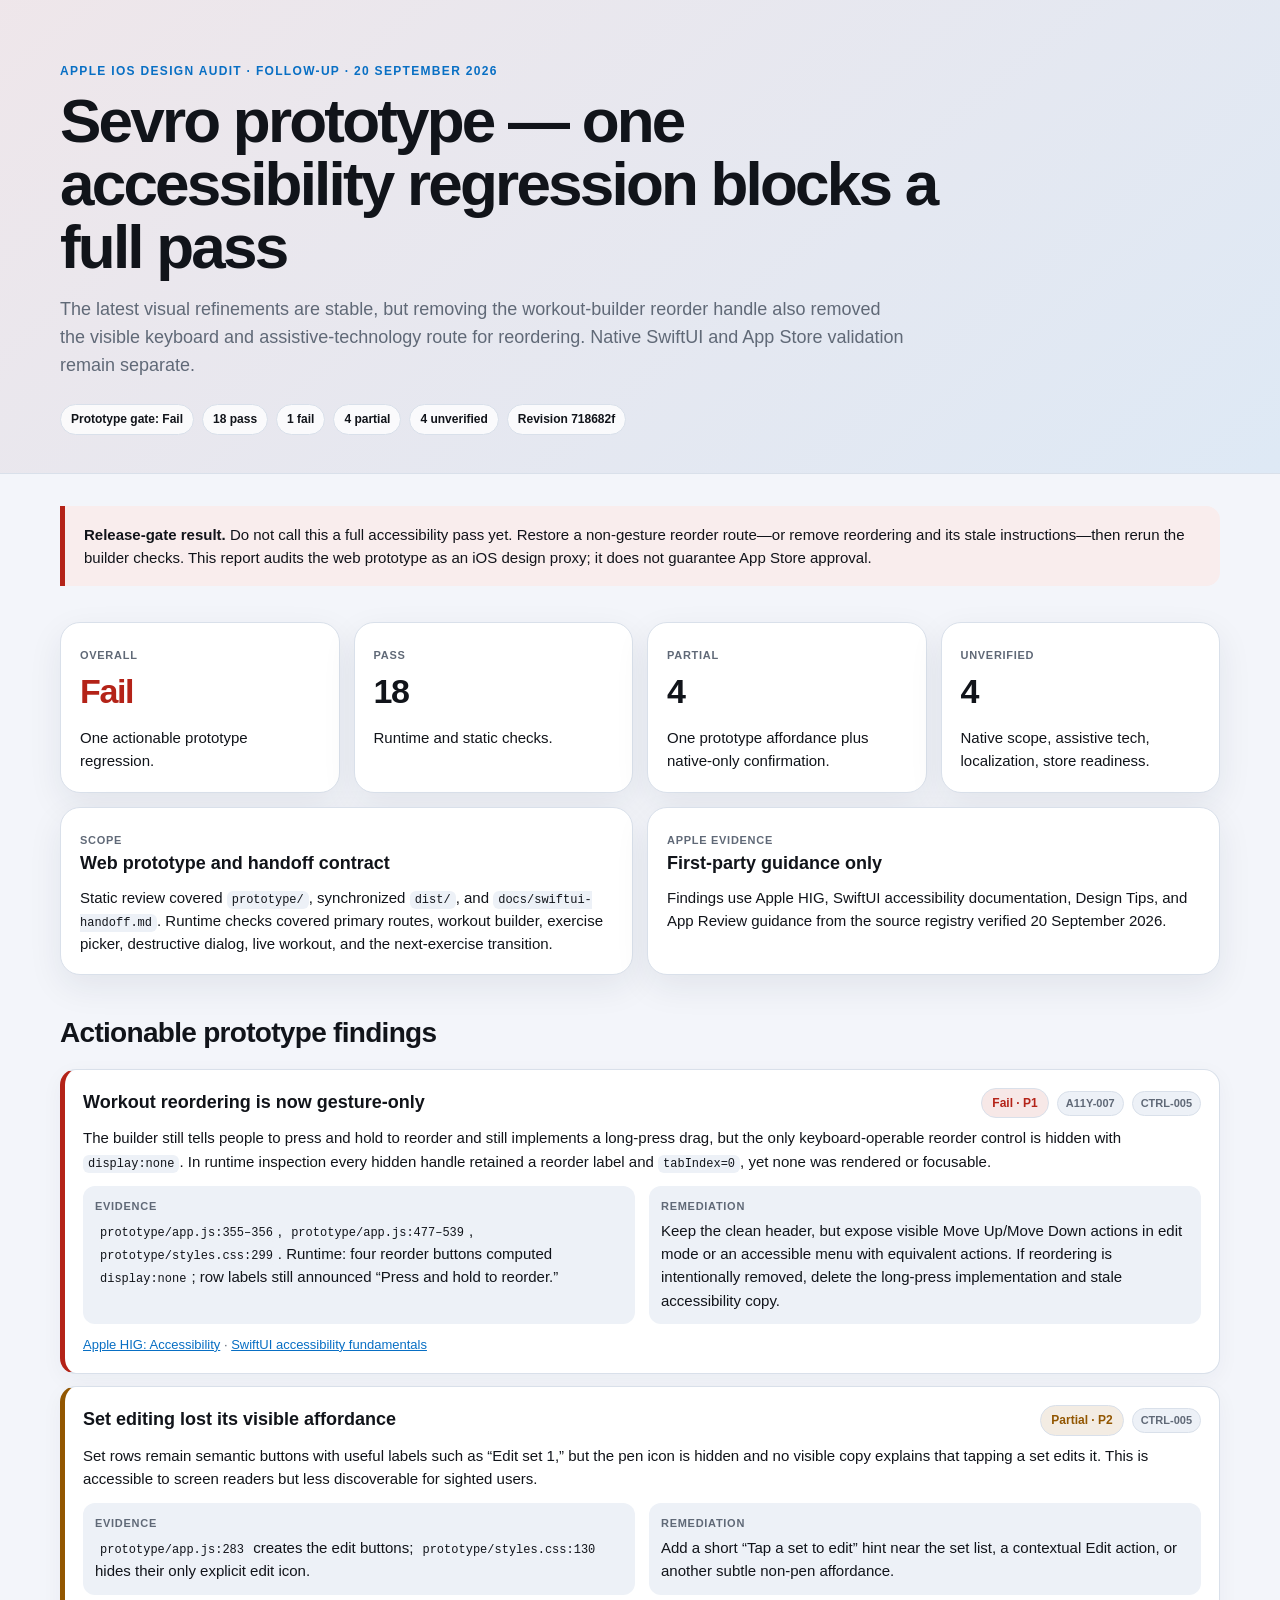
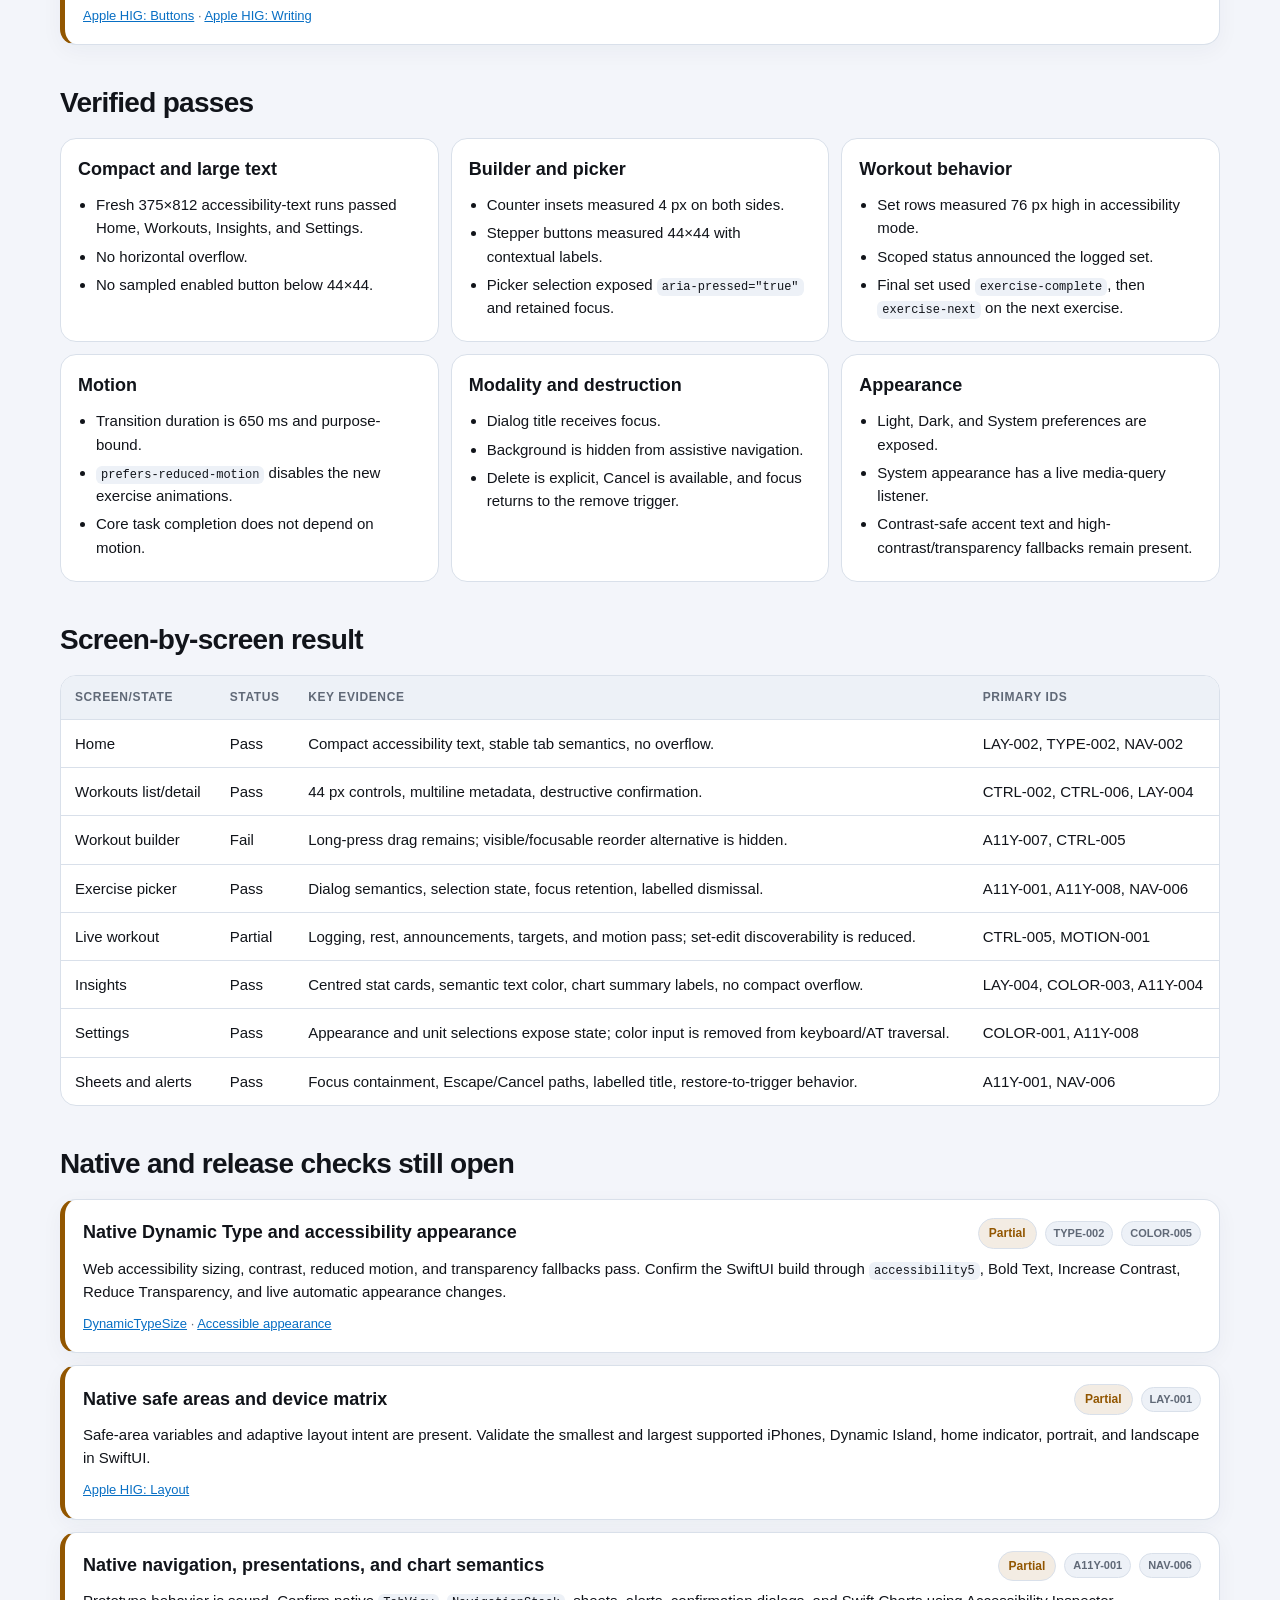
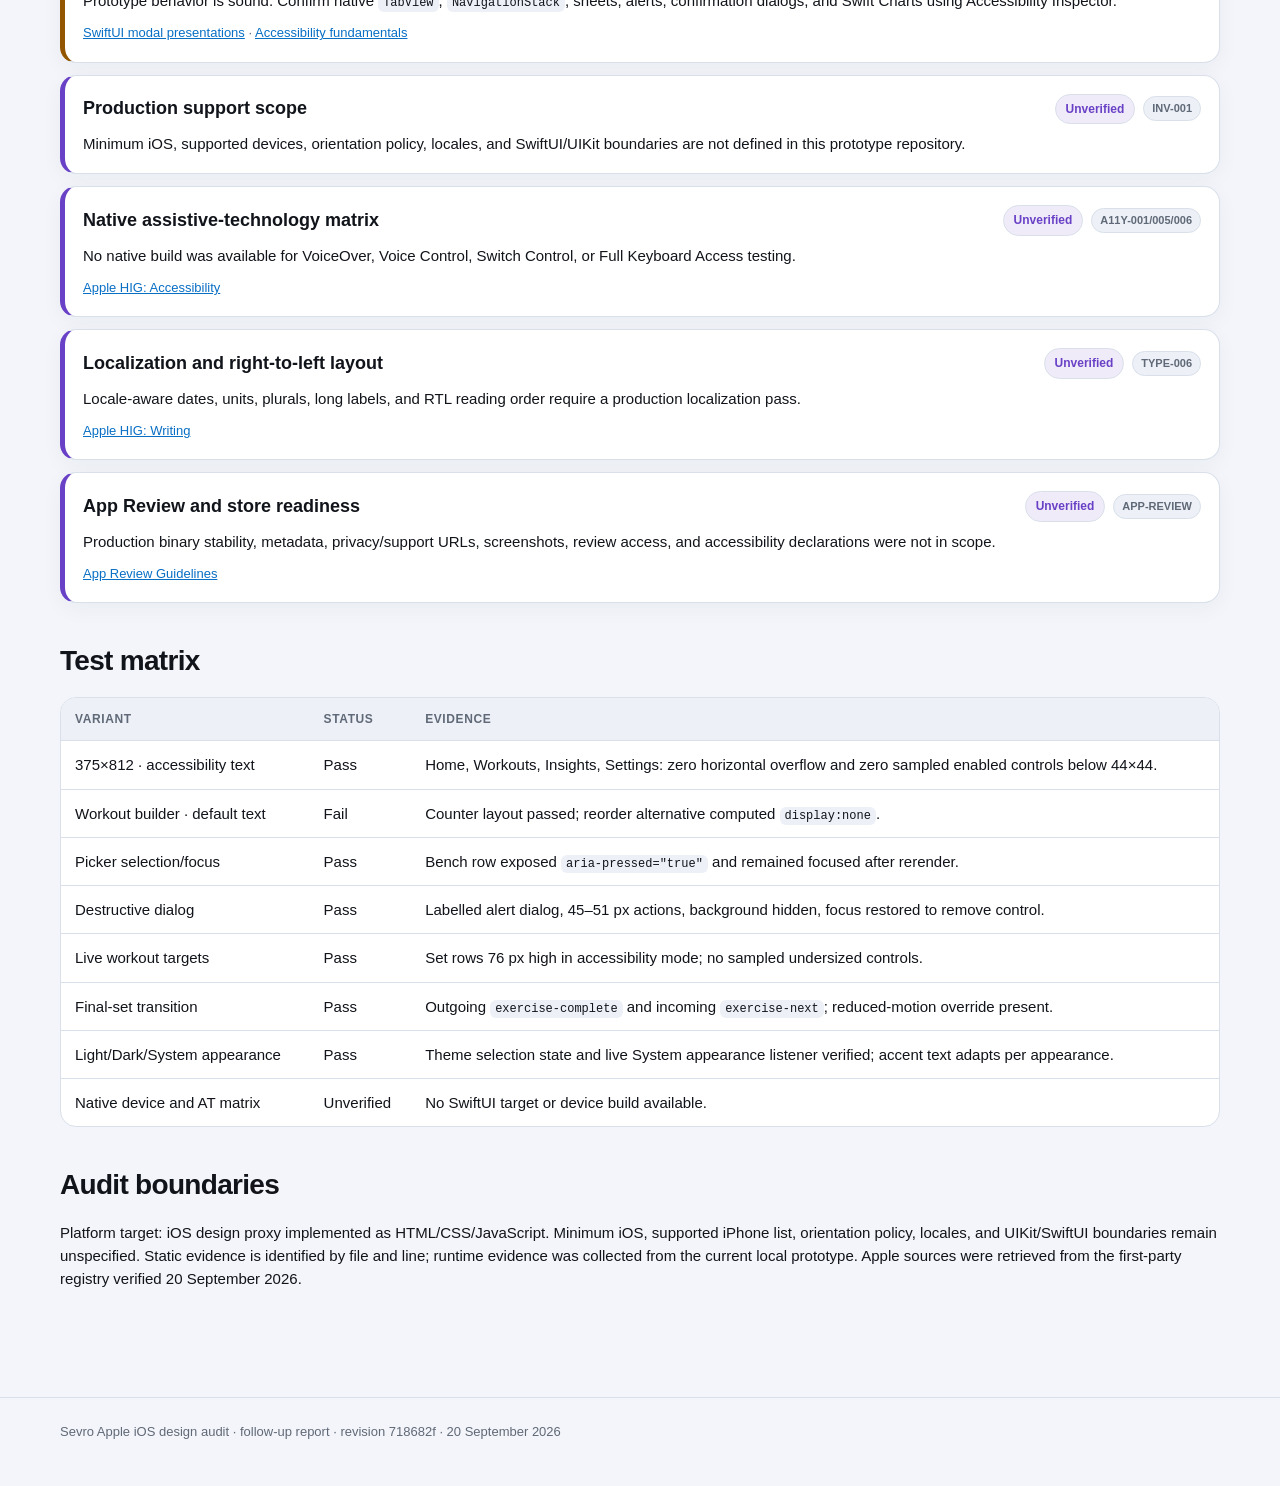
<file: index.html>
<!doctype html>
<html lang="en">
<head>
  <meta charset="utf-8">
  <meta name="viewport" content="width=device-width,initial-scale=1">
  <meta name="color-scheme" content="light dark">
  <title>Sevro — Apple iOS Design Audit Follow-up</title>
  <style>
    :root{--bg:#f3f5fa;--surface:#fff;--surface2:#edf1f7;--text:#11141a;--muted:#606977;--line:#d9e0ea;--blue:#086fc4;--green:#147847;--red:#b42318;--amber:#925600;--purple:#6941c6;--shadow:0 12px 34px rgba(31,44,67,.08)}
    @media(prefers-color-scheme:dark){:root{--bg:#0b0d11;--surface:#171a20;--surface2:#222731;--text:#f5f7fb;--muted:#afb7c4;--line:#343b47;--blue:#69baff;--green:#6bd9a6;--red:#ff8d86;--amber:#ffc46b;--purple:#b99cff;--shadow:0 14px 40px rgba(0,0,0,.28)}}
    *{box-sizing:border-box}body{margin:0;background:var(--bg);color:var(--text);font:15px/1.55 -apple-system,BlinkMacSystemFont,"Segoe UI",sans-serif}a{color:var(--blue)}code{padding:2px 5px;border-radius:6px;background:var(--surface2);font:12px/1.4 ui-monospace,SFMono-Regular,Menlo,monospace}.wrap{width:min(1160px,calc(100% - 32px));margin:auto}.hero{padding:62px 0 38px;border-bottom:1px solid var(--line);background:linear-gradient(140deg,color-mix(in srgb,var(--red) 7%,var(--bg)),color-mix(in srgb,var(--blue) 9%,var(--bg)))}.eyebrow{margin:0 0 8px;color:var(--blue);font-size:12px;font-weight:800;letter-spacing:.11em;text-transform:uppercase}h1{max-width:900px;margin:0;font-size:clamp(34px,6vw,62px);line-height:1.02;letter-spacing:-.045em}.lede{max-width:850px;margin:18px 0 0;color:var(--muted);font-size:18px}.meta{display:flex;flex-wrap:wrap;gap:8px;margin-top:24px}.pill,.status,.tag{display:inline-flex;align-items:center;padding:5px 10px;border:1px solid var(--line);border-radius:999px;font-size:12px;font-weight:760}.pill{min-height:30px;background:color-mix(in srgb,var(--surface) 80%,transparent)}main{padding:32px 0 70px}section{margin-bottom:36px}h2{margin:0 0 14px;font-size:28px;letter-spacing:-.025em}h3{margin:0;font-size:18px}p{margin:8px 0 0}.notice{padding:17px 19px;border-left:5px solid var(--red);border-radius:0 14px 14px 0;background:color-mix(in srgb,var(--red) 8%,var(--surface))}.grid{display:grid;grid-template-columns:repeat(12,1fr);gap:14px}.card{grid-column:span 3;padding:19px;border:1px solid var(--line);border-radius:20px;background:var(--surface);box-shadow:var(--shadow)}.wide{grid-column:span 6}.metric{font-size:34px;font-weight:850;letter-spacing:-.04em}.metric-label,.label{color:var(--muted);font-size:11px;font-weight:800;letter-spacing:.065em;text-transform:uppercase}.metric.fail{color:var(--red)}table{width:100%;border-collapse:separate;border-spacing:0;overflow:hidden;border:1px solid var(--line);border-radius:16px;background:var(--surface)}th,td{padding:12px 14px;border-bottom:1px solid var(--line);text-align:left;vertical-align:top}th{background:var(--surface2);color:var(--muted);font-size:12px;letter-spacing:.05em;text-transform:uppercase}tr:last-child td{border-bottom:0}.finding{padding:18px;margin:12px 0;border:1px solid var(--line);border-left:5px solid var(--green);border-radius:16px;background:var(--surface);box-shadow:0 6px 22px rgba(30,42,62,.045)}.finding.fail{border-left-color:var(--red)}.finding.partial{border-left-color:var(--amber)}.finding.unverified{border-left-color:var(--purple)}.finding-head{display:flex;flex-wrap:wrap;align-items:center;gap:8px}.finding h3{flex:1 1 430px}.status.fail{color:var(--red);background:color-mix(in srgb,var(--red) 10%,transparent)}.status.pass{color:var(--green);background:color-mix(in srgb,var(--green) 10%,transparent)}.status.partial{color:var(--amber);background:color-mix(in srgb,var(--amber) 11%,transparent)}.status.unverified{color:var(--purple);background:color-mix(in srgb,var(--purple) 10%,transparent)}.tag{padding:3px 8px;background:var(--surface2);color:var(--muted);font-size:11px}.finding-grid{display:grid;grid-template-columns:1fr 1fr;gap:14px;margin-top:13px}.finding-grid>div{padding:12px;border-radius:12px;background:var(--surface2)}.label{display:block;margin-bottom:4px}.evidence,.sources{margin-top:11px;color:var(--muted);font-size:13px}.checks{display:grid;grid-template-columns:repeat(3,1fr);gap:12px}.check{padding:17px;border:1px solid var(--line);border-radius:16px;background:var(--surface)}.check ul{margin:9px 0 0;padding-left:18px}.check li{margin:5px 0}footer{padding:24px 0 44px;border-top:1px solid var(--line);color:var(--muted);font-size:13px}@media(max-width:850px){.card,.wide{grid-column:span 6}.checks,.finding-grid{grid-template-columns:1fr 1fr}}@media(max-width:560px){.wrap{width:min(100% - 20px,1160px)}.hero{padding-top:40px}.card,.wide{grid-column:1/-1}.checks,.finding-grid{grid-template-columns:1fr}th:nth-child(4),td:nth-child(4){display:none}}@media print{body{background:#fff;color:#111}.card,.finding,.check{box-shadow:none;break-inside:avoid}}
  </style>
</head>
<body>
  <header class="hero"><div class="wrap">
    <p class="eyebrow">Apple iOS design audit · follow-up · 20 September 2026</p>
    <h1>Sevro prototype — one accessibility regression blocks a full pass</h1>
    <p class="lede">The latest visual refinements are stable, but removing the workout-builder reorder handle also removed the visible keyboard and assistive-technology route for reordering. Native SwiftUI and App Store validation remain separate.</p>
    <div class="meta"><span class="pill">Prototype gate: Fail</span><span class="pill">18 pass</span><span class="pill">1 fail</span><span class="pill">4 partial</span><span class="pill">4 unverified</span><span class="pill">Revision 718682f</span></div>
  </div></header>

  <main class="wrap">
    <section><div class="notice"><strong>Release-gate result.</strong> Do not call this a full accessibility pass yet. Restore a non-gesture reorder route—or remove reordering and its stale instructions—then rerun the builder checks. This report audits the web prototype as an iOS design proxy; it does not guarantee App Store approval.</div></section>

    <section><div class="grid">
      <article class="card"><span class="metric-label">Overall</span><div class="metric fail">Fail</div><p>One actionable prototype regression.</p></article>
      <article class="card"><span class="metric-label">Pass</span><div class="metric">18</div><p>Runtime and static checks.</p></article>
      <article class="card"><span class="metric-label">Partial</span><div class="metric">4</div><p>One prototype affordance plus native-only confirmation.</p></article>
      <article class="card"><span class="metric-label">Unverified</span><div class="metric">4</div><p>Native scope, assistive tech, localization, store readiness.</p></article>
      <article class="card wide"><span class="metric-label">Scope</span><h3>Web prototype and handoff contract</h3><p>Static review covered <code>prototype/</code>, synchronized <code>dist/</code>, and <code>docs/swiftui-handoff.md</code>. Runtime checks covered primary routes, workout builder, exercise picker, destructive dialog, live workout, and the next-exercise transition.</p></article>
      <article class="card wide"><span class="metric-label">Apple evidence</span><h3>First-party guidance only</h3><p>Findings use Apple HIG, SwiftUI accessibility documentation, Design Tips, and App Review guidance from the source registry verified 20 September 2026.</p></article>
    </div></section>

    <section><h2>Actionable prototype findings</h2>
      <article class="finding fail">
        <div class="finding-head"><h3>Workout reordering is now gesture-only</h3><span class="status fail">Fail · P1</span><span class="tag">A11Y-007</span><span class="tag">CTRL-005</span></div>
        <p>The builder still tells people to press and hold to reorder and still implements a long-press drag, but the only keyboard-operable reorder control is hidden with <code>display:none</code>. In runtime inspection every hidden handle retained a reorder label and <code>tabIndex=0</code>, yet none was rendered or focusable.</p>
        <div class="finding-grid"><div><span class="label">Evidence</span><code>prototype/app.js:355–356</code>, <code>prototype/app.js:477–539</code>, <code>prototype/styles.css:299</code>. Runtime: four reorder buttons computed <code>display:none</code>; row labels still announced “Press and hold to reorder.”</div><div><span class="label">Remediation</span>Keep the clean header, but expose visible Move Up/Move Down actions in edit mode or an accessible menu with equivalent actions. If reordering is intentionally removed, delete the long-press implementation and stale accessibility copy.</div></div>
        <p class="sources"><a href="https://developer.apple.com/design/human-interface-guidelines/accessibility">Apple HIG: Accessibility</a> · <a href="https://developer.apple.com/documentation/swiftui/accessibility-fundamentals">SwiftUI accessibility fundamentals</a></p>
      </article>

      <article class="finding partial">
        <div class="finding-head"><h3>Set editing lost its visible affordance</h3><span class="status partial">Partial · P2</span><span class="tag">CTRL-005</span></div>
        <p>Set rows remain semantic buttons with useful labels such as “Edit set 1,” but the pen icon is hidden and no visible copy explains that tapping a set edits it. This is accessible to screen readers but less discoverable for sighted users.</p>
        <div class="finding-grid"><div><span class="label">Evidence</span><code>prototype/app.js:283</code> creates the edit buttons; <code>prototype/styles.css:130</code> hides their only explicit edit icon.</div><div><span class="label">Remediation</span>Add a short “Tap a set to edit” hint near the set list, a contextual Edit action, or another subtle non-pen affordance.</div></div>
        <p class="sources"><a href="https://developer.apple.com/design/human-interface-guidelines/buttons">Apple HIG: Buttons</a> · <a href="https://developer.apple.com/design/human-interface-guidelines/writing">Apple HIG: Writing</a></p>
      </article>
    </section>

    <section><h2>Verified passes</h2><div class="checks">
      <article class="check"><h3>Compact and large text</h3><ul><li>Fresh 375×812 accessibility-text runs passed Home, Workouts, Insights, and Settings.</li><li>No horizontal overflow.</li><li>No sampled enabled button below 44×44.</li></ul></article>
      <article class="check"><h3>Builder and picker</h3><ul><li>Counter insets measured 4 px on both sides.</li><li>Stepper buttons measured 44×44 with contextual labels.</li><li>Picker selection exposed <code>aria-pressed="true"</code> and retained focus.</li></ul></article>
      <article class="check"><h3>Workout behavior</h3><ul><li>Set rows measured 76 px high in accessibility mode.</li><li>Scoped status announced the logged set.</li><li>Final set used <code>exercise-complete</code>, then <code>exercise-next</code> on the next exercise.</li></ul></article>
      <article class="check"><h3>Motion</h3><ul><li>Transition duration is 650 ms and purpose-bound.</li><li><code>prefers-reduced-motion</code> disables the new exercise animations.</li><li>Core task completion does not depend on motion.</li></ul></article>
      <article class="check"><h3>Modality and destruction</h3><ul><li>Dialog title receives focus.</li><li>Background is hidden from assistive navigation.</li><li>Delete is explicit, Cancel is available, and focus returns to the remove trigger.</li></ul></article>
      <article class="check"><h3>Appearance</h3><ul><li>Light, Dark, and System preferences are exposed.</li><li>System appearance has a live media-query listener.</li><li>Contrast-safe accent text and high-contrast/transparency fallbacks remain present.</li></ul></article>
    </div></section>

    <section><h2>Screen-by-screen result</h2><table><thead><tr><th>Screen/state</th><th>Status</th><th>Key evidence</th><th>Primary IDs</th></tr></thead><tbody>
      <tr><td>Home</td><td>Pass</td><td>Compact accessibility text, stable tab semantics, no overflow.</td><td>LAY-002, TYPE-002, NAV-002</td></tr>
      <tr><td>Workouts list/detail</td><td>Pass</td><td>44 px controls, multiline metadata, destructive confirmation.</td><td>CTRL-002, CTRL-006, LAY-004</td></tr>
      <tr><td>Workout builder</td><td>Fail</td><td>Long-press drag remains; visible/focusable reorder alternative is hidden.</td><td>A11Y-007, CTRL-005</td></tr>
      <tr><td>Exercise picker</td><td>Pass</td><td>Dialog semantics, selection state, focus retention, labelled dismissal.</td><td>A11Y-001, A11Y-008, NAV-006</td></tr>
      <tr><td>Live workout</td><td>Partial</td><td>Logging, rest, announcements, targets, and motion pass; set-edit discoverability is reduced.</td><td>CTRL-005, MOTION-001</td></tr>
      <tr><td>Insights</td><td>Pass</td><td>Centred stat cards, semantic text color, chart summary labels, no compact overflow.</td><td>LAY-004, COLOR-003, A11Y-004</td></tr>
      <tr><td>Settings</td><td>Pass</td><td>Appearance and unit selections expose state; color input is removed from keyboard/AT traversal.</td><td>COLOR-001, A11Y-008</td></tr>
      <tr><td>Sheets and alerts</td><td>Pass</td><td>Focus containment, Escape/Cancel paths, labelled title, restore-to-trigger behavior.</td><td>A11Y-001, NAV-006</td></tr>
    </tbody></table></section>

    <section><h2>Native and release checks still open</h2>
      <article class="finding partial"><div class="finding-head"><h3>Native Dynamic Type and accessibility appearance</h3><span class="status partial">Partial</span><span class="tag">TYPE-002</span><span class="tag">COLOR-005</span></div><p>Web accessibility sizing, contrast, reduced motion, and transparency fallbacks pass. Confirm the SwiftUI build through <code>accessibility5</code>, Bold Text, Increase Contrast, Reduce Transparency, and live automatic appearance changes.</p><p class="sources"><a href="https://developer.apple.com/documentation/swiftui/dynamictypesize">DynamicTypeSize</a> · <a href="https://developer.apple.com/documentation/swiftui/accessible-appearance">Accessible appearance</a></p></article>
      <article class="finding partial"><div class="finding-head"><h3>Native safe areas and device matrix</h3><span class="status partial">Partial</span><span class="tag">LAY-001</span></div><p>Safe-area variables and adaptive layout intent are present. Validate the smallest and largest supported iPhones, Dynamic Island, home indicator, portrait, and landscape in SwiftUI.</p><p class="sources"><a href="https://developer.apple.com/design/human-interface-guidelines/layout">Apple HIG: Layout</a></p></article>
      <article class="finding partial"><div class="finding-head"><h3>Native navigation, presentations, and chart semantics</h3><span class="status partial">Partial</span><span class="tag">A11Y-001</span><span class="tag">NAV-006</span></div><p>Prototype behavior is sound. Confirm native <code>TabView</code>, <code>NavigationStack</code>, sheets, alerts, confirmation dialogs, and Swift Charts using Accessibility Inspector.</p><p class="sources"><a href="https://developer.apple.com/documentation/swiftui/modal-presentations">SwiftUI modal presentations</a> · <a href="https://developer.apple.com/documentation/swiftui/accessibility-fundamentals">Accessibility fundamentals</a></p></article>

      <article class="finding unverified"><div class="finding-head"><h3>Production support scope</h3><span class="status unverified">Unverified</span><span class="tag">INV-001</span></div><p>Minimum iOS, supported devices, orientation policy, locales, and SwiftUI/UIKit boundaries are not defined in this prototype repository.</p></article>
      <article class="finding unverified"><div class="finding-head"><h3>Native assistive-technology matrix</h3><span class="status unverified">Unverified</span><span class="tag">A11Y-001/005/006</span></div><p>No native build was available for VoiceOver, Voice Control, Switch Control, or Full Keyboard Access testing.</p><p class="sources"><a href="https://developer.apple.com/design/human-interface-guidelines/accessibility">Apple HIG: Accessibility</a></p></article>
      <article class="finding unverified"><div class="finding-head"><h3>Localization and right-to-left layout</h3><span class="status unverified">Unverified</span><span class="tag">TYPE-006</span></div><p>Locale-aware dates, units, plurals, long labels, and RTL reading order require a production localization pass.</p><p class="sources"><a href="https://developer.apple.com/design/human-interface-guidelines/writing">Apple HIG: Writing</a></p></article>
      <article class="finding unverified"><div class="finding-head"><h3>App Review and store readiness</h3><span class="status unverified">Unverified</span><span class="tag">APP-REVIEW</span></div><p>Production binary stability, metadata, privacy/support URLs, screenshots, review access, and accessibility declarations were not in scope.</p><p class="sources"><a href="https://developer.apple.com/app-store/review/guidelines/">App Review Guidelines</a></p></article>
    </section>

    <section><h2>Test matrix</h2><table><thead><tr><th>Variant</th><th>Status</th><th>Evidence</th></tr></thead><tbody>
      <tr><td>375×812 · accessibility text</td><td>Pass</td><td>Home, Workouts, Insights, Settings: zero horizontal overflow and zero sampled enabled controls below 44×44.</td></tr>
      <tr><td>Workout builder · default text</td><td>Fail</td><td>Counter layout passed; reorder alternative computed <code>display:none</code>.</td></tr>
      <tr><td>Picker selection/focus</td><td>Pass</td><td>Bench row exposed <code>aria-pressed="true"</code> and remained focused after rerender.</td></tr>
      <tr><td>Destructive dialog</td><td>Pass</td><td>Labelled alert dialog, 45–51 px actions, background hidden, focus restored to remove control.</td></tr>
      <tr><td>Live workout targets</td><td>Pass</td><td>Set rows 76 px high in accessibility mode; no sampled undersized controls.</td></tr>
      <tr><td>Final-set transition</td><td>Pass</td><td>Outgoing <code>exercise-complete</code> and incoming <code>exercise-next</code>; reduced-motion override present.</td></tr>
      <tr><td>Light/Dark/System appearance</td><td>Pass</td><td>Theme selection state and live System appearance listener verified; accent text adapts per appearance.</td></tr>
      <tr><td>Native device and AT matrix</td><td>Unverified</td><td>No SwiftUI target or device build available.</td></tr>
    </tbody></table></section>

    <section><h2>Audit boundaries</h2><p>Platform target: iOS design proxy implemented as HTML/CSS/JavaScript. Minimum iOS, supported iPhone list, orientation policy, locales, and UIKit/SwiftUI boundaries remain unspecified. Static evidence is identified by file and line; runtime evidence was collected from the current local prototype. Apple sources were retrieved from the first-party registry verified 20 September 2026.</p></section>
  </main>
  <footer><div class="wrap">Sevro Apple iOS design audit · follow-up report · revision 718682f · 20 September 2026</div></footer>
</body>
</html>
</file>
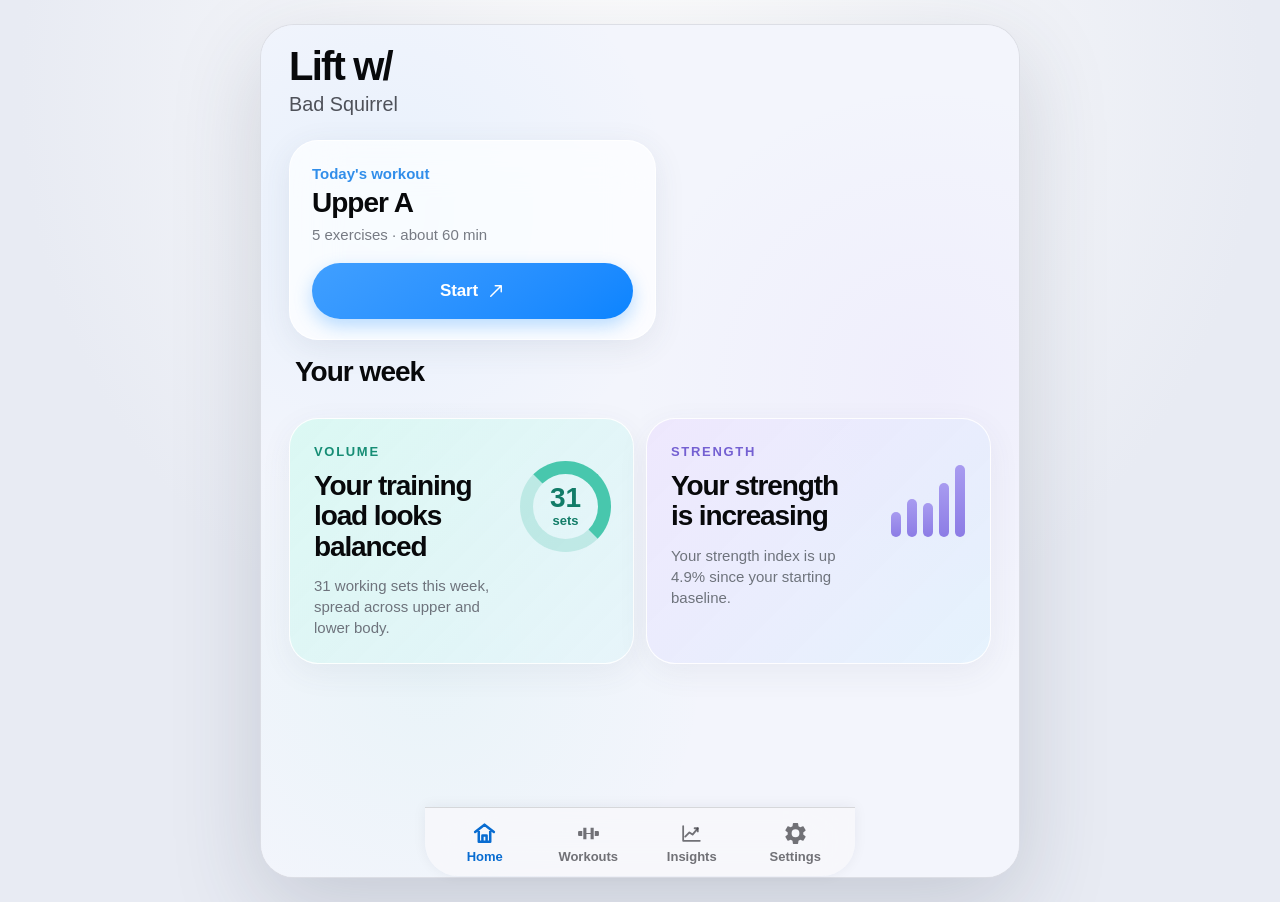
<file: prototype/index.html>
<!doctype html>
<html lang="en">
<head>
  <meta charset="utf-8">
  <meta name="viewport" content="width=device-width,initial-scale=1,viewport-fit=cover">
  <meta name="theme-color" content="#f3f5fc">
  <meta name="description" content="Lift w/ Bad Squirrel interactive gym training prototype">
  <link rel="icon" type="image/svg+xml" href="data:image/svg+xml,%3Csvg xmlns='http://www.w3.org/2000/svg' viewBox='0 0 64 64'%3E%3Crect width='64' height='64' rx='16' fill='%230a84ff'/%3E%3Cpath d='M16 24h8v16h-8zm24 0h8v16h-8zM10 28h6v8h-6zm38 0h6v8h-6zm-24 2h16v4H24z' fill='white'/%3E%3C/svg%3E">
  <title>Lift w/ Bad Squirrel</title>
  <link rel="stylesheet" href="./styles.css">
</head>
<body>
  <div id="app"></div>
  <div id="status-region" role="status" aria-live="polite" aria-atomic="true"></div>
  <div id="overlay-root"></div>
  <script src="./app.js" defer></script>
</body>
</html>
</file>
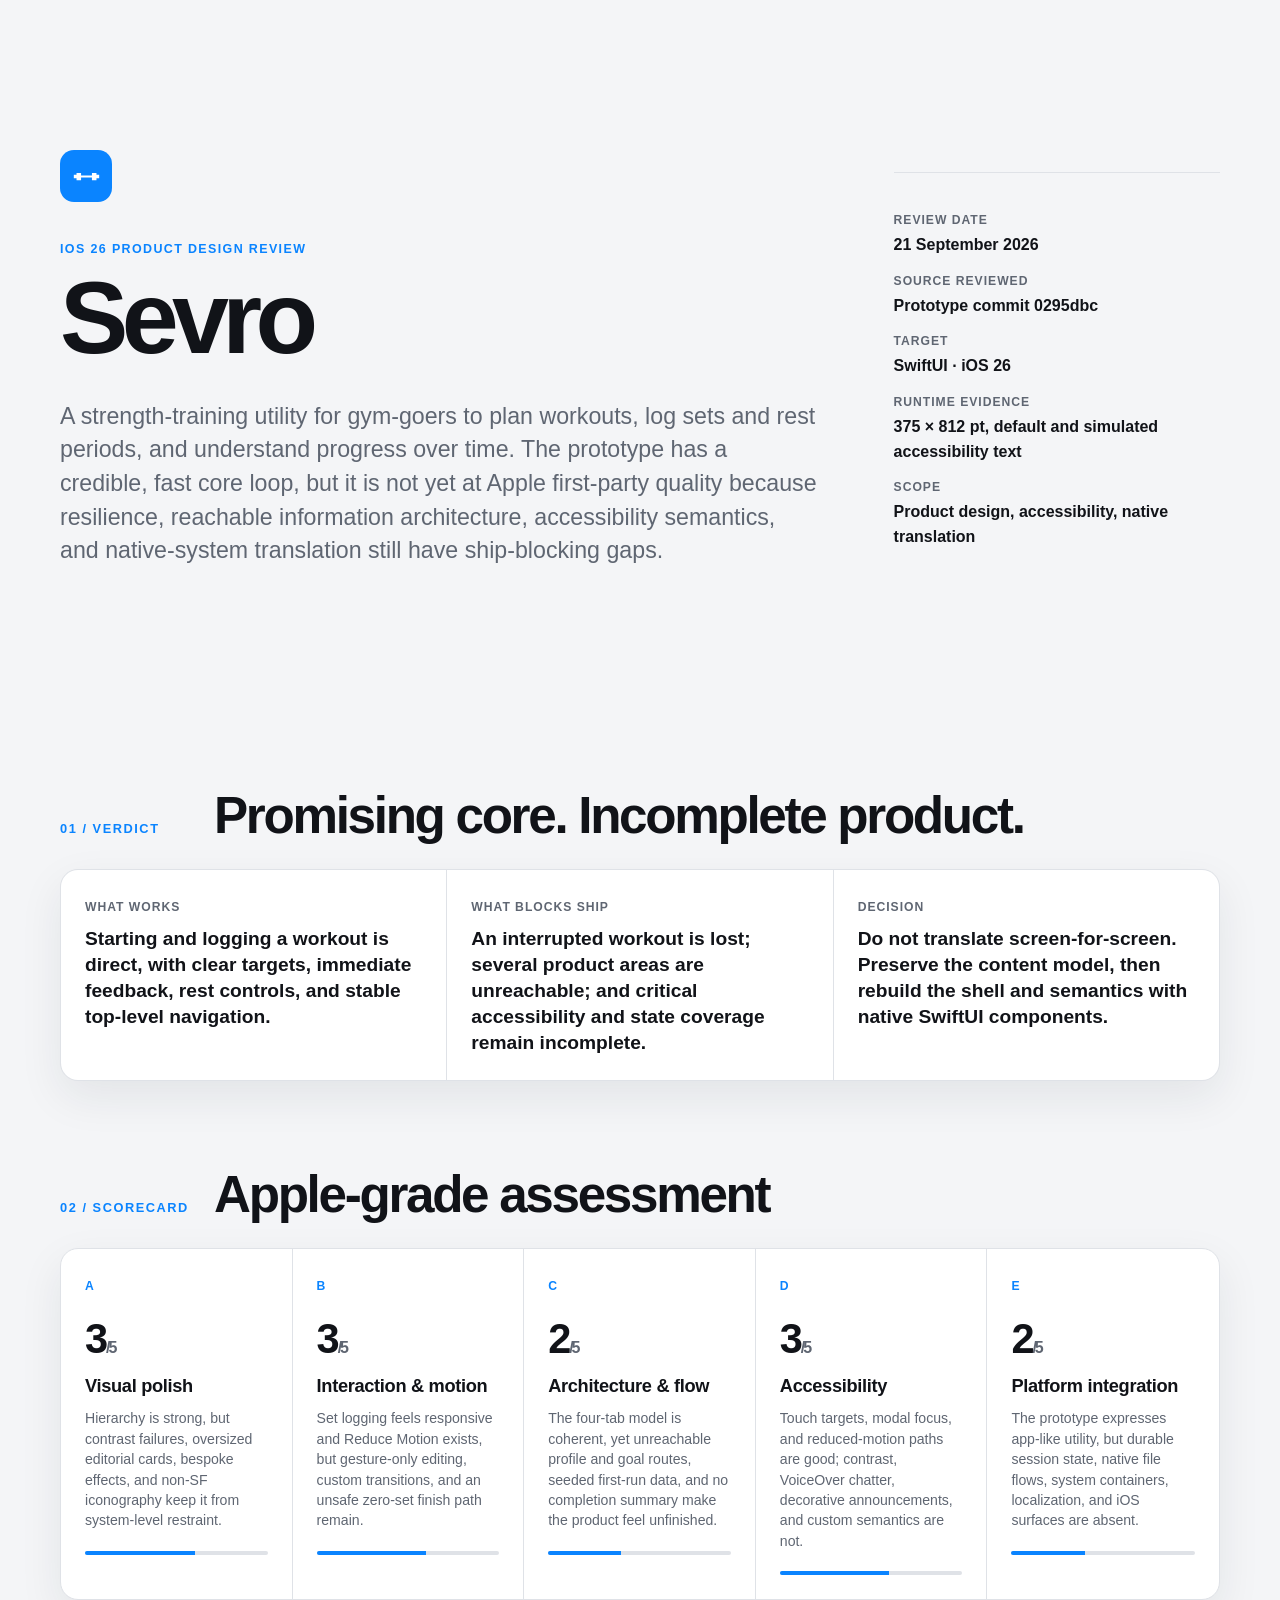
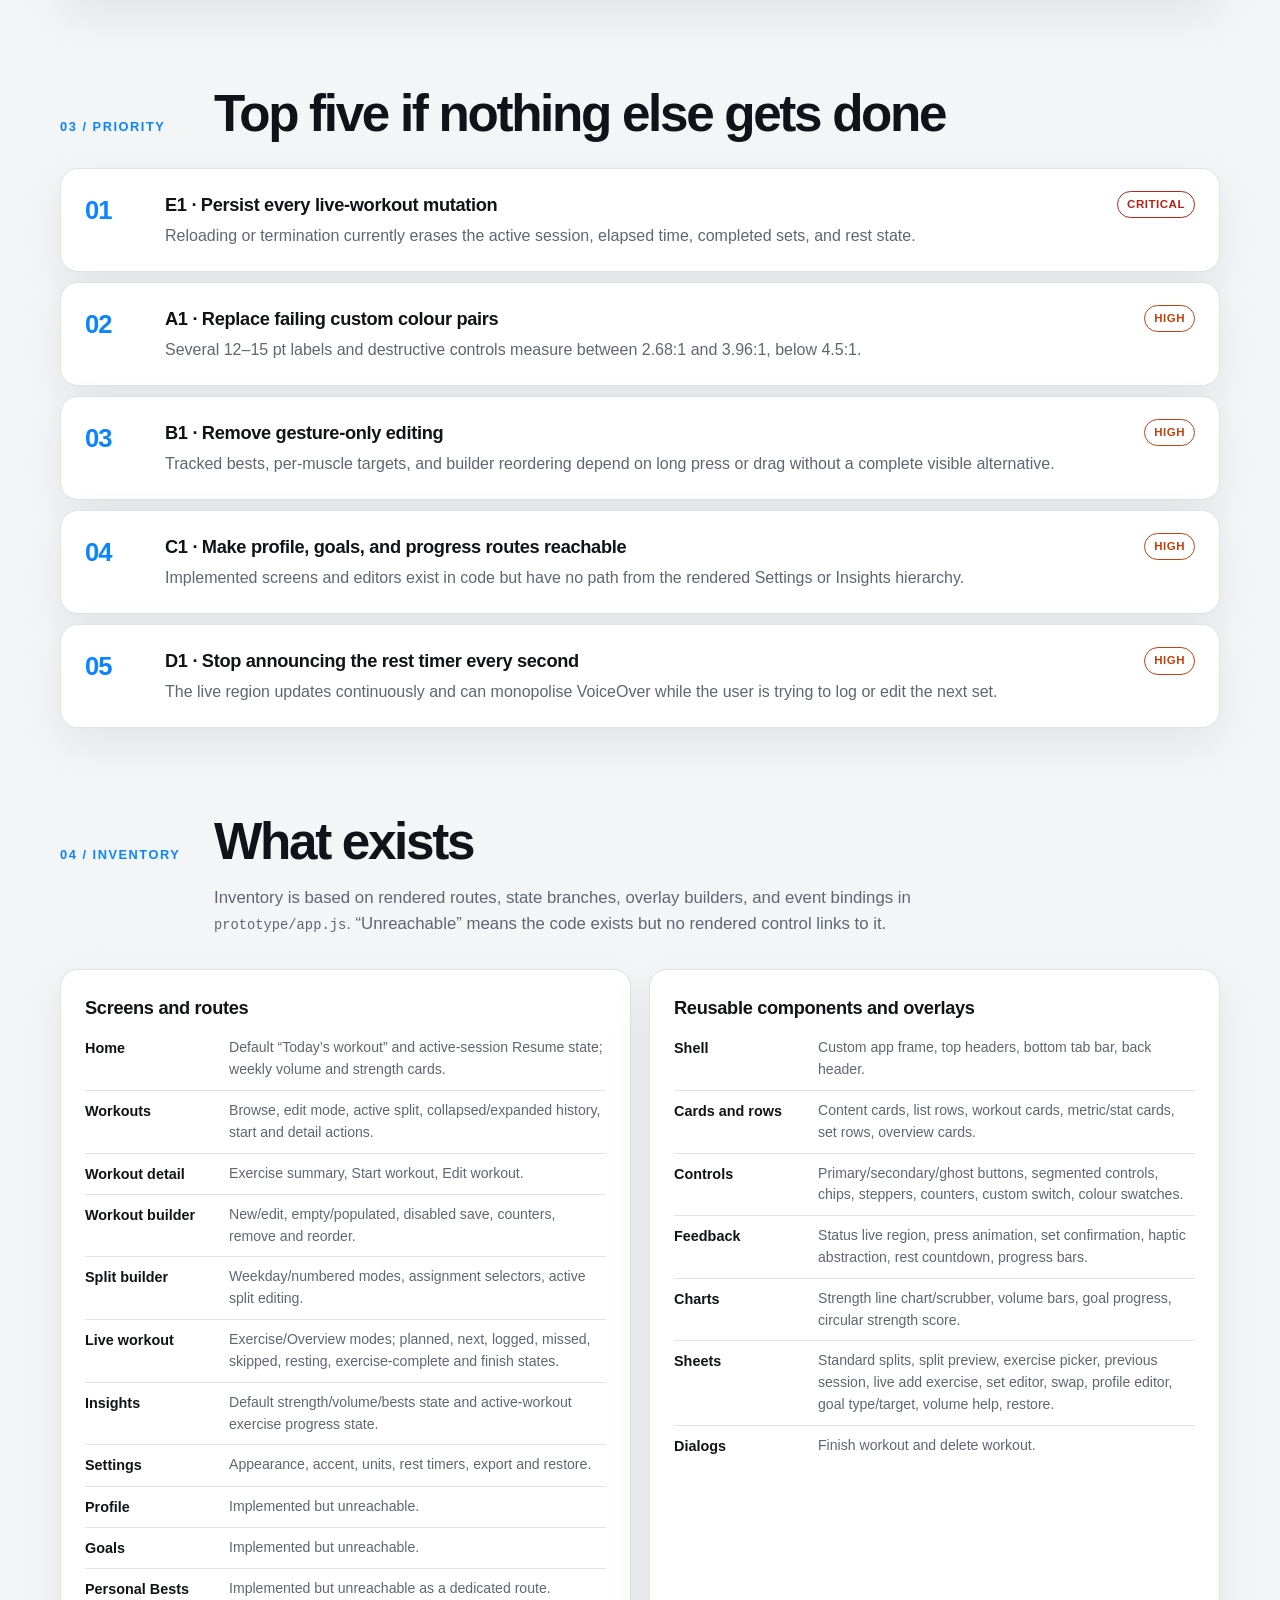
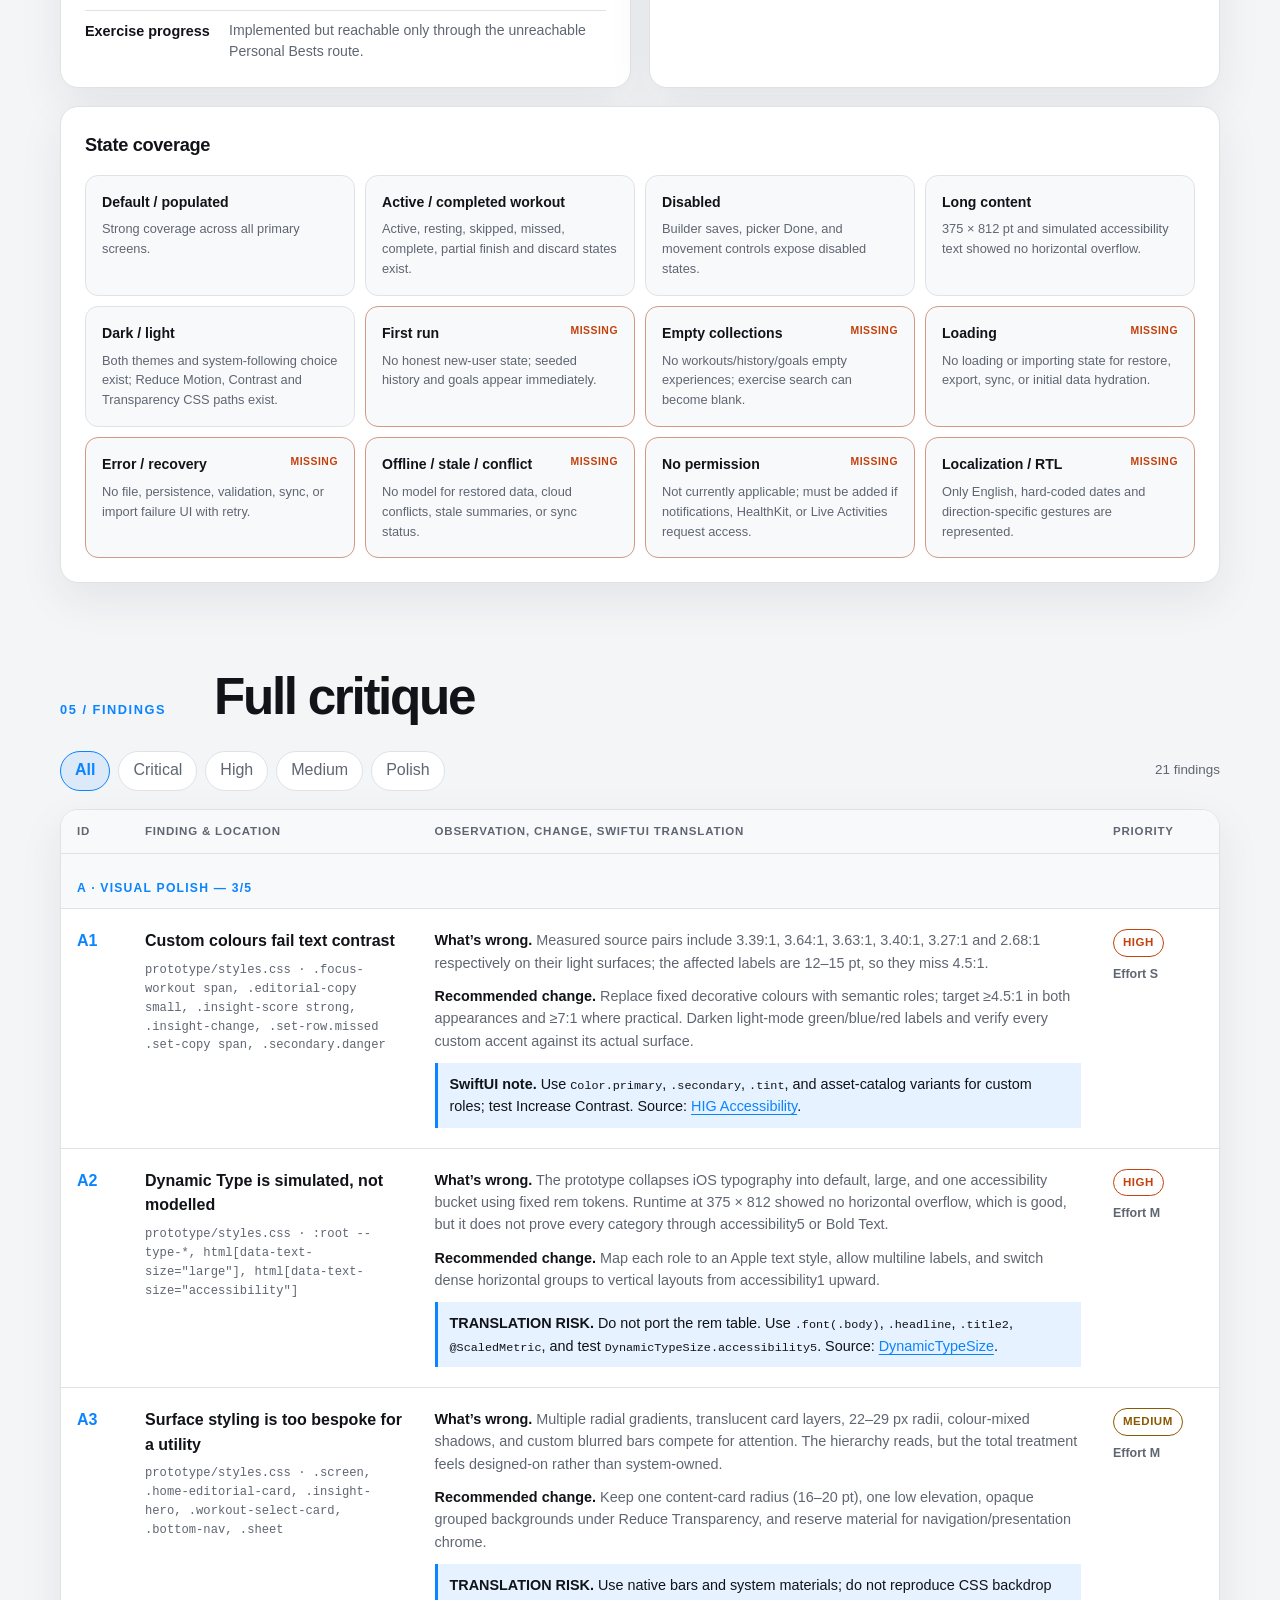
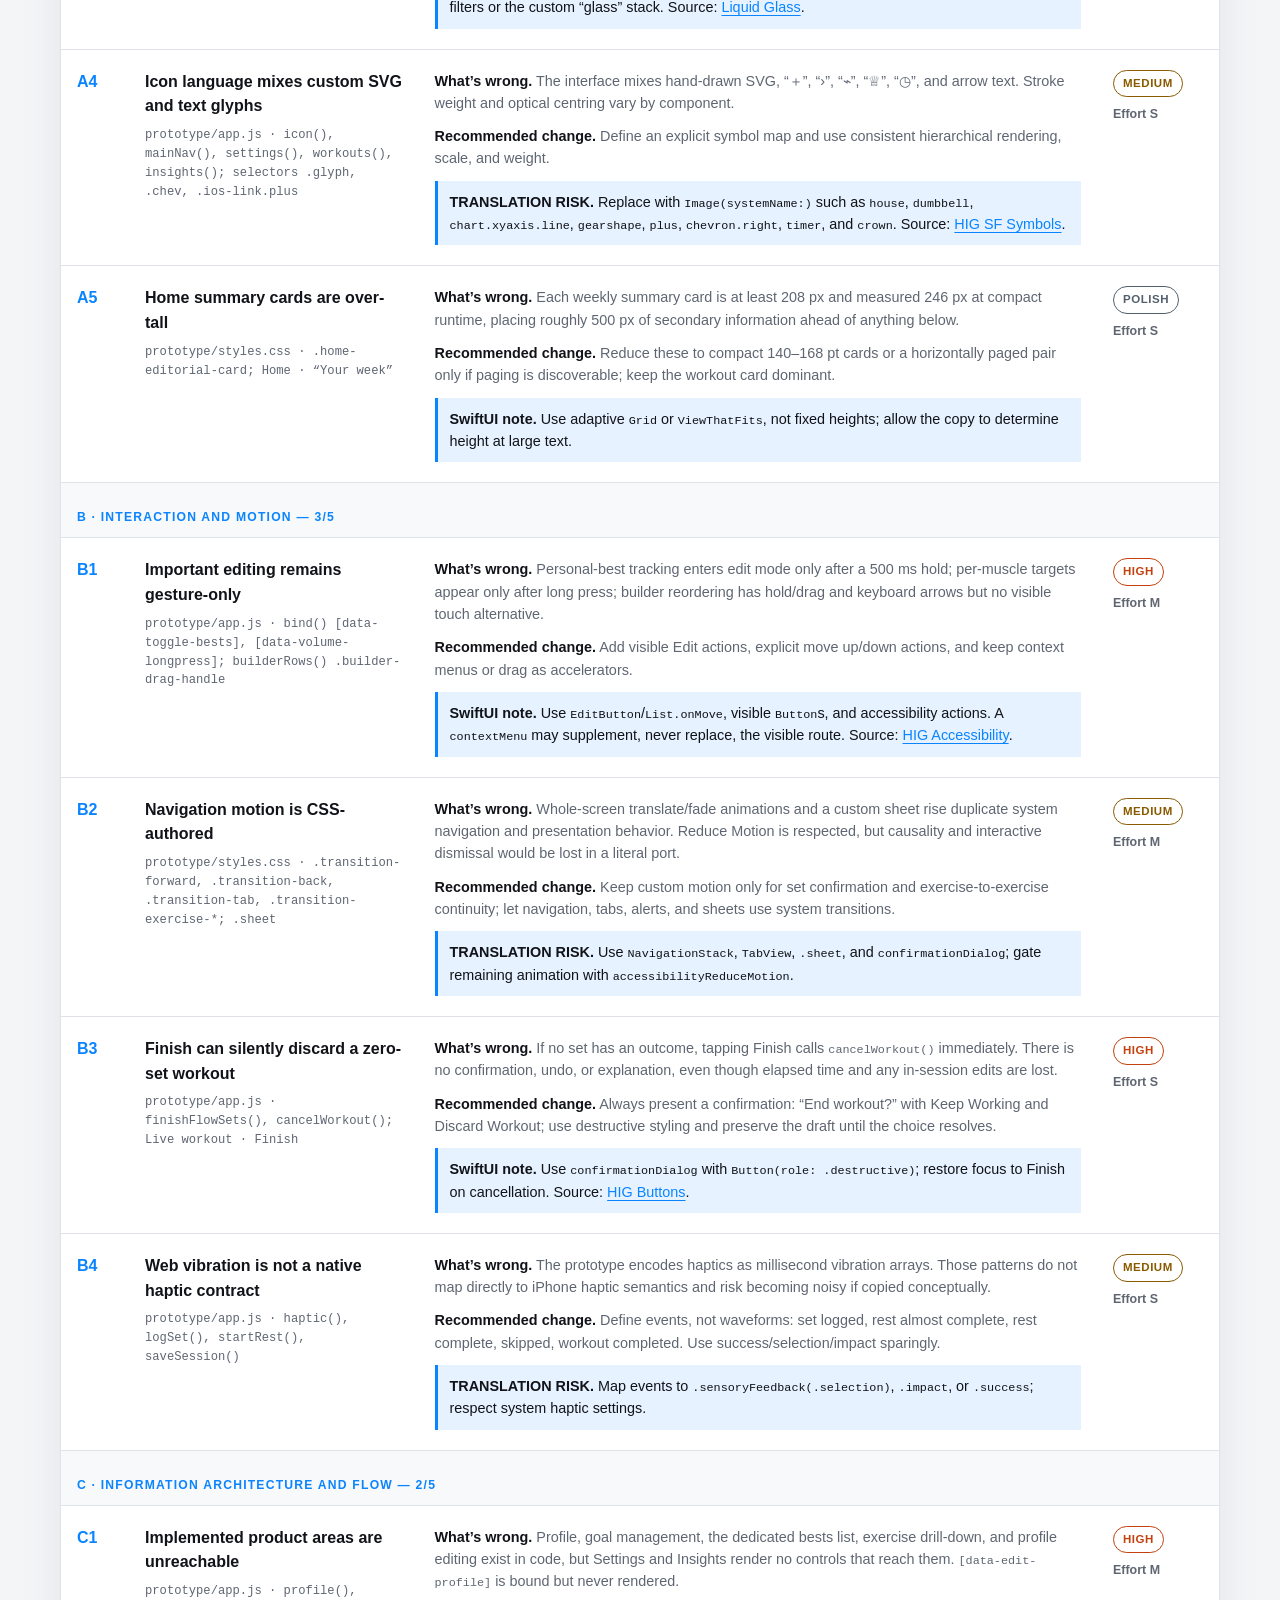
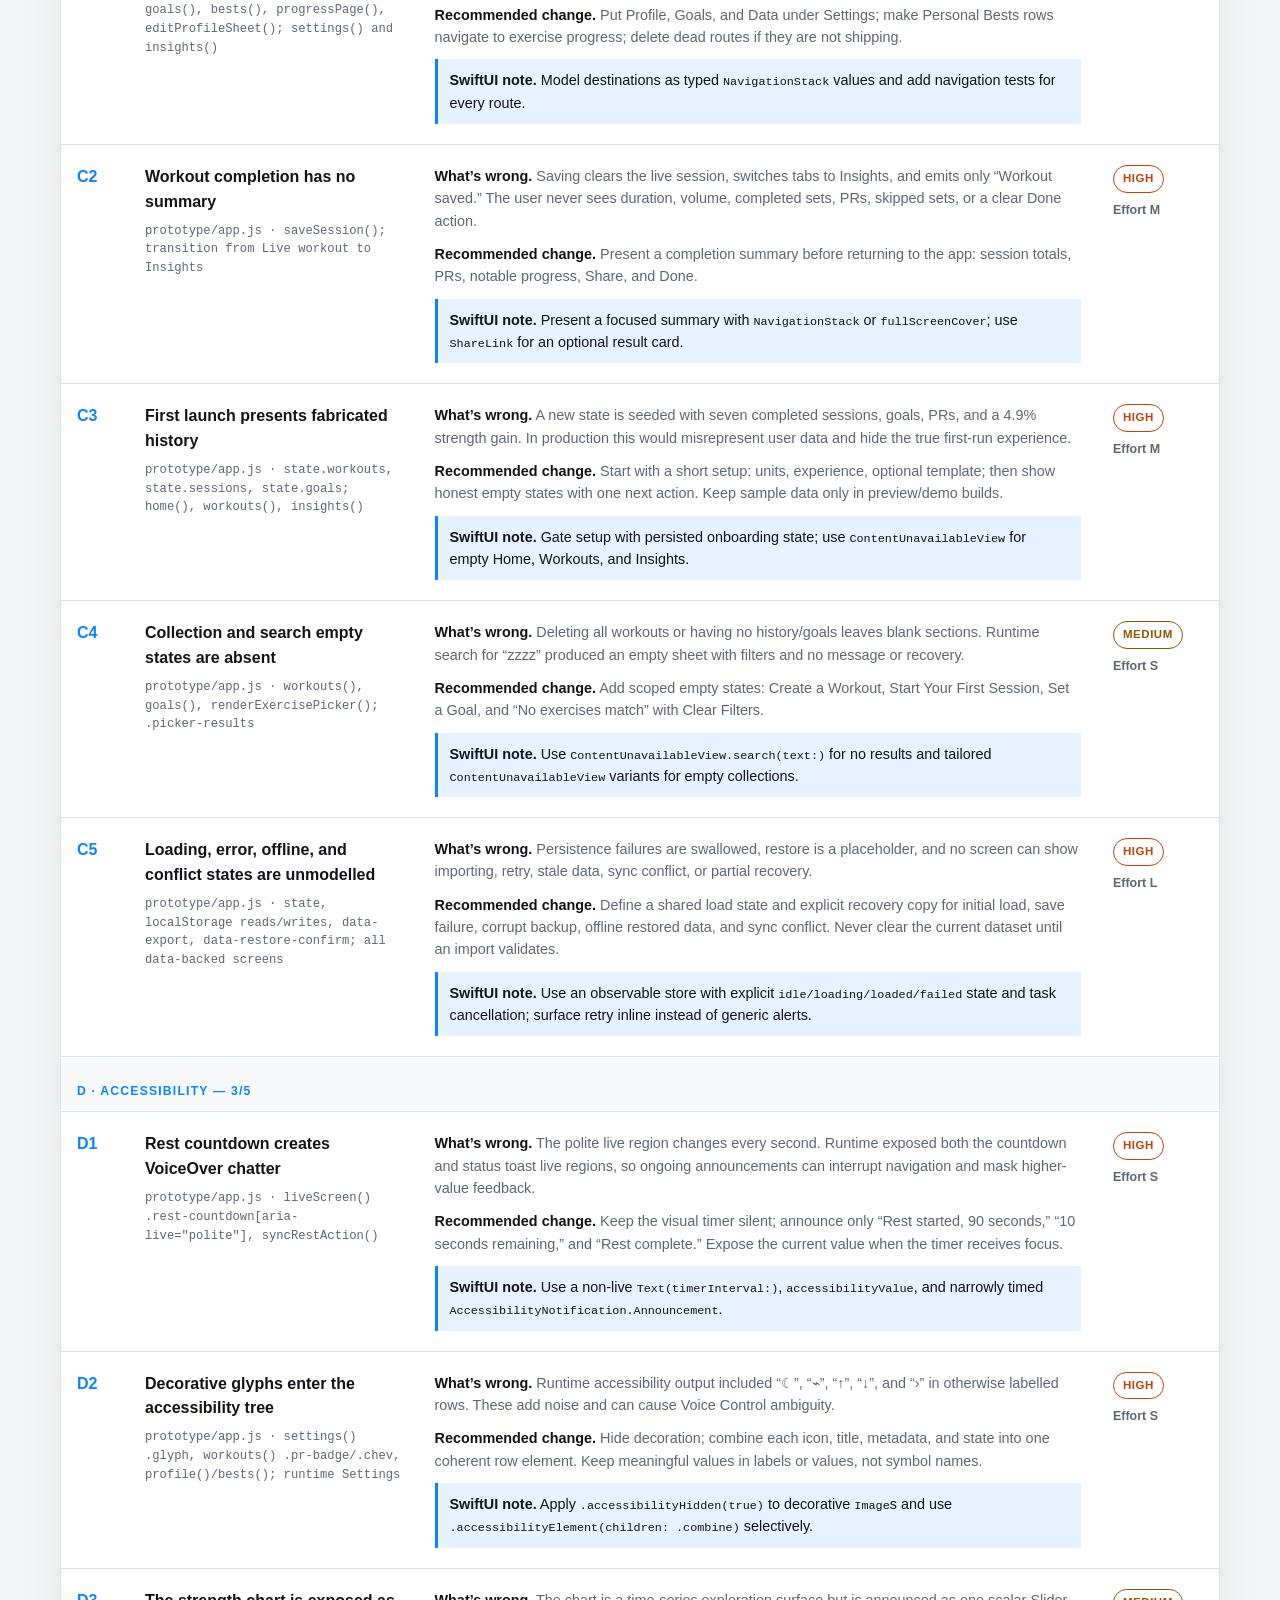
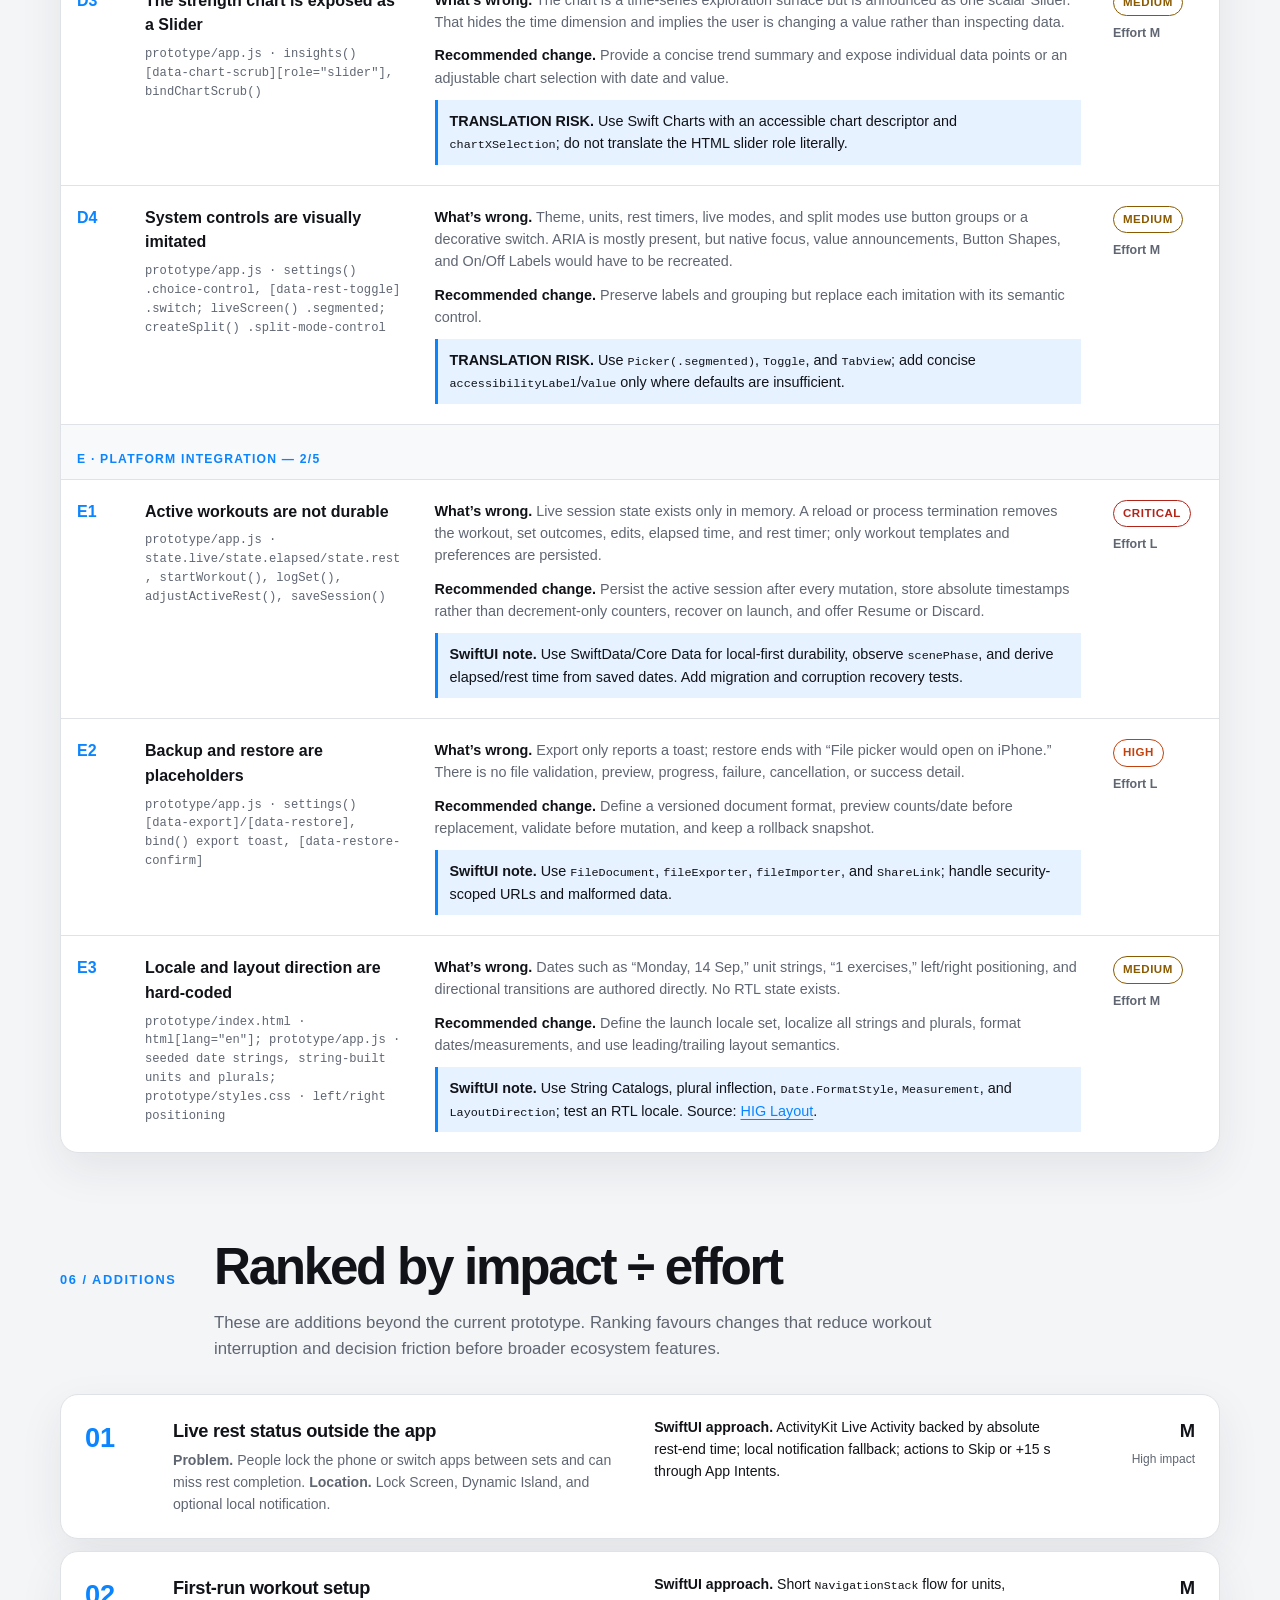
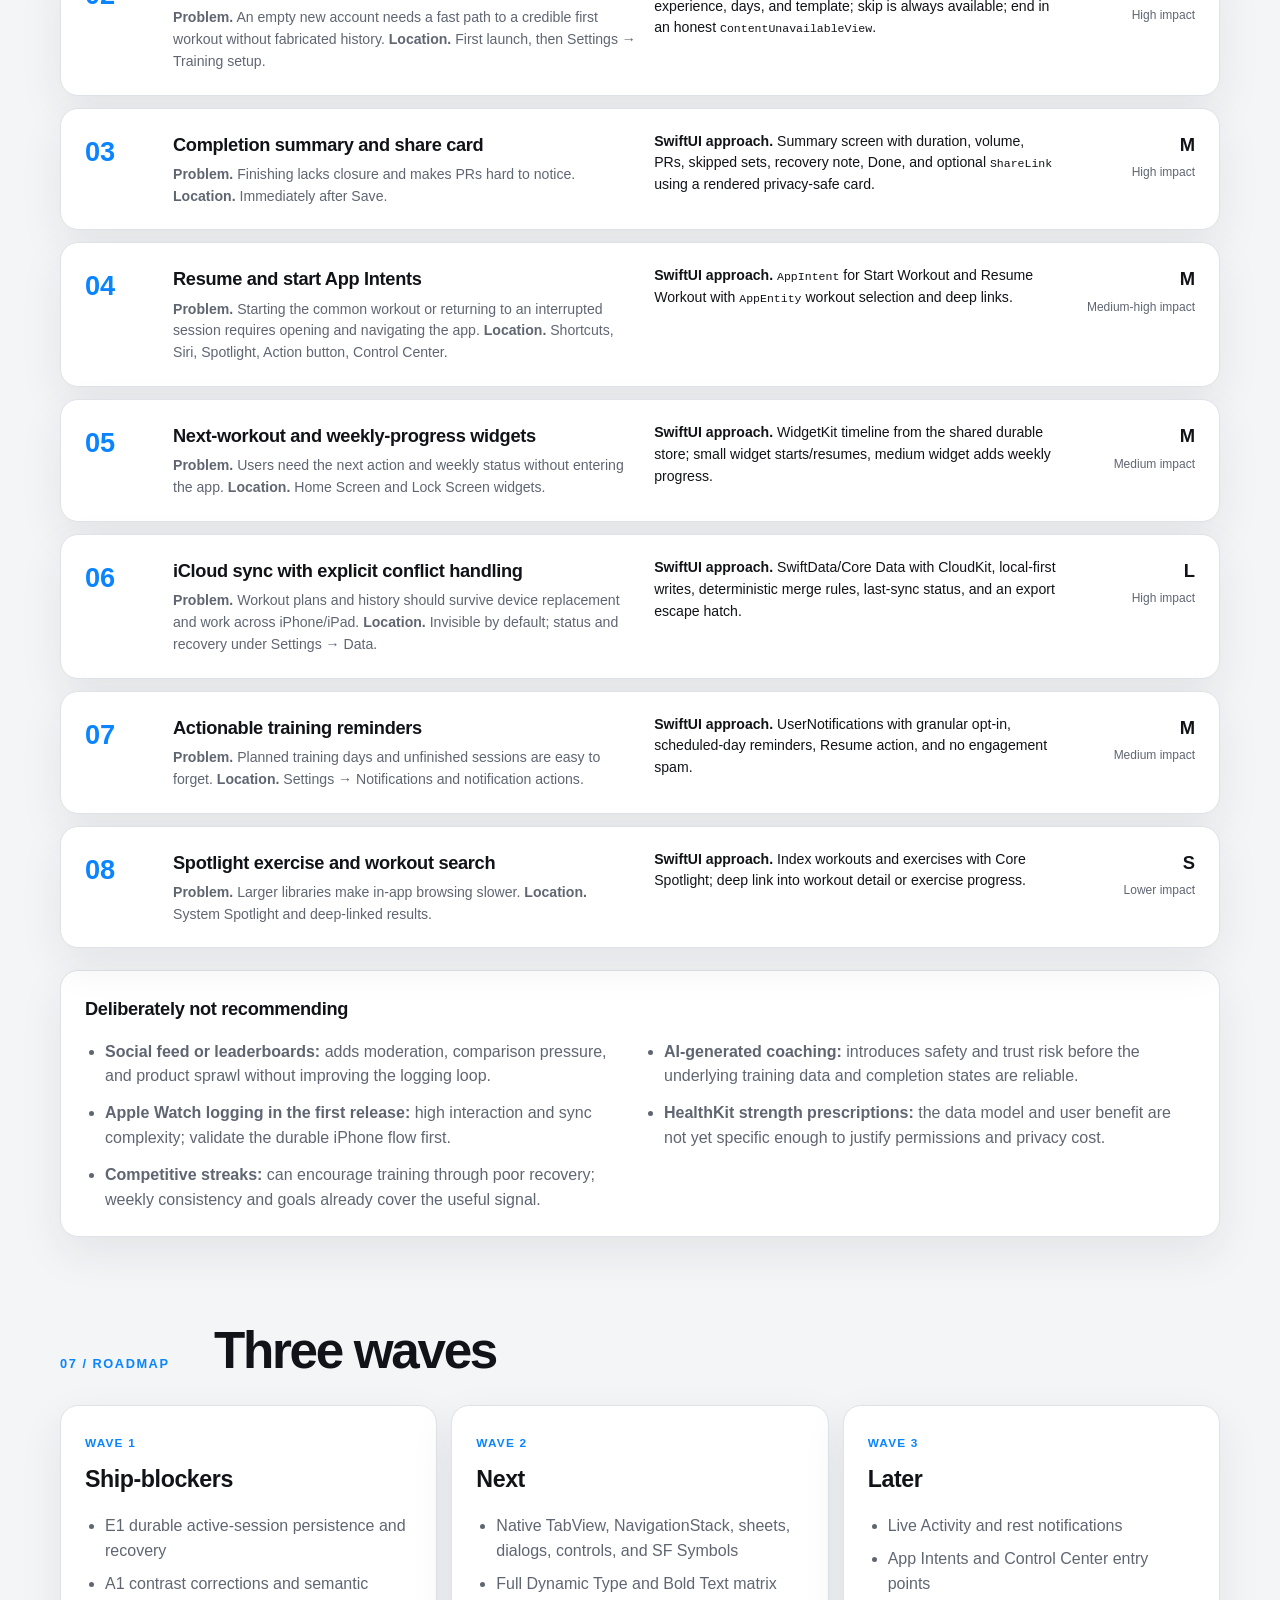
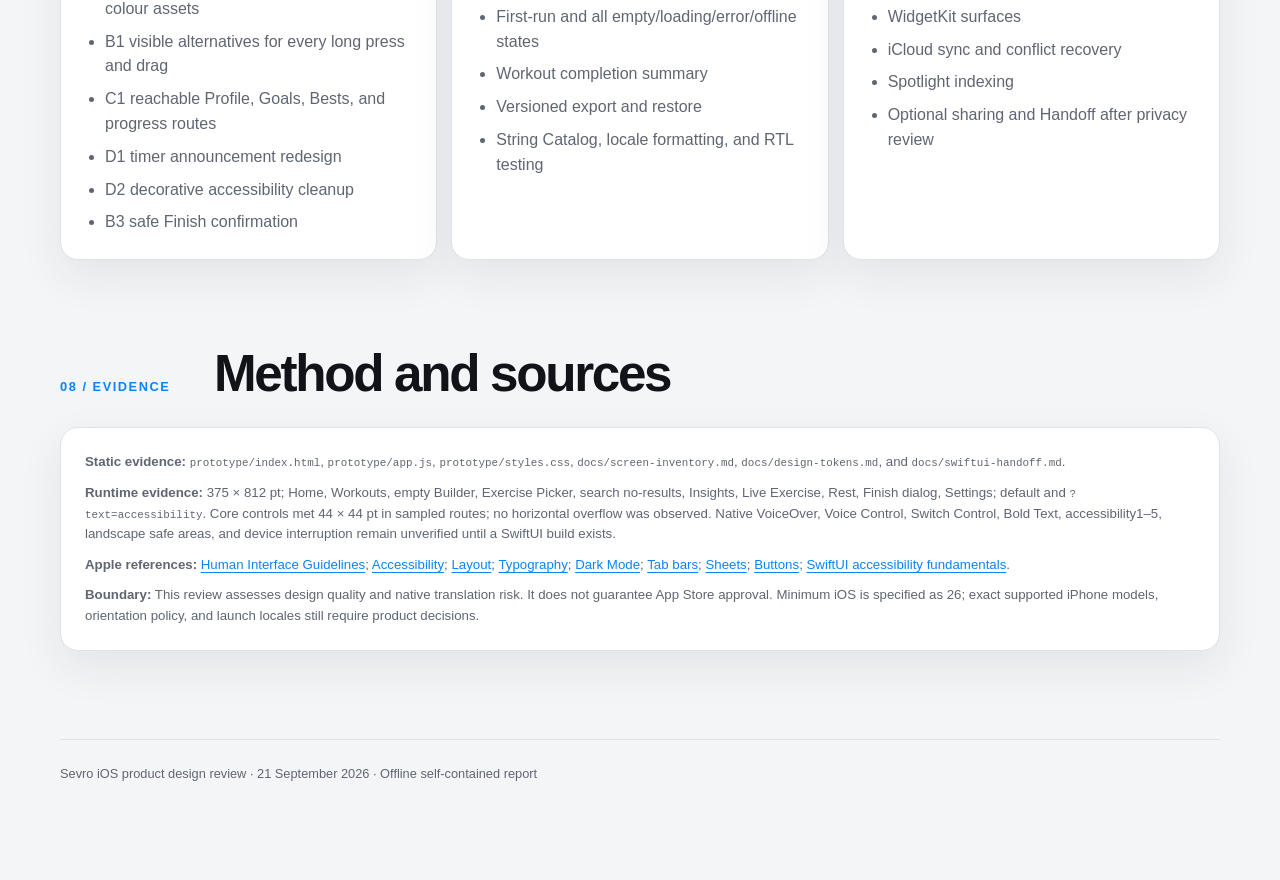
<file: design-review.html>
<!doctype html>
<html lang="en">
<head>
  <meta charset="utf-8">
  <meta name="viewport" content="width=device-width, initial-scale=1">
  <meta name="color-scheme" content="light dark">
  <title>Sevro — iOS Product Design Review</title>
  <style>
    :root {
      color-scheme: light dark;
      --accent: #0a84ff;
      --accent-soft: rgba(10,132,255,.10);
      --ink: #111318;
      --muted: #5f6672;
      --canvas: #f4f5f7;
      --paper: #ffffff;
      --paper-2: #f8f9fb;
      --line: #dfe2e7;
      --critical: #b42318;
      --high: #c2410c;
      --medium: #8a5a00;
      --polish: #52606d;
      --radius: 18px;
      --shadow: 0 16px 44px rgba(30,38,52,.08);
      font-family: -apple-system, BlinkMacSystemFont, "SF Pro Text", "Helvetica Neue", Arial, sans-serif;
    }
    @media (prefers-color-scheme: dark) {
      :root {
        --ink: #f5f5f7;
        --muted: #a8adb6;
        --canvas: #090a0c;
        --paper: #15171a;
        --paper-2: #1b1e22;
        --line: #30343a;
        --critical: #ff8a80;
        --high: #ffad70;
        --medium: #e9c46a;
        --polish: #aeb7c2;
        --shadow: none;
      }
    }
    * { box-sizing: border-box; }
    html { scroll-behavior: smooth; }
    body { margin: 0; background: var(--canvas); color: var(--ink); font-size: 16px; line-height: 1.55; }
    a { color: var(--accent); text-underline-offset: 3px; }
    button { font: inherit; }
    .wrap { width: min(1160px, calc(100% - 40px)); margin: 0 auto; }
    .cover { min-height: 78vh; display: grid; align-content: center; padding: 80px 0 64px; }
    .cover-grid { display: grid; grid-template-columns: minmax(0,1.4fr) minmax(260px,.6fr); gap: 72px; align-items: end; }
    .mark { display: inline-grid; width: 52px; height: 52px; place-items: center; margin-bottom: 38px; border-radius: 14px; background: var(--accent); color: white; }
    .mark svg { width: 29px; height: 29px; }
    .kicker { margin: 0 0 12px; color: var(--accent); font-size: .78rem; font-weight: 750; letter-spacing: .11em; text-transform: uppercase; }
    h1 { max-width: 820px; margin: 0; font-size: clamp(3rem, 8vw, 6.5rem); line-height: .92; letter-spacing: -.065em; }
    .dek { max-width: 760px; margin: 34px 0 0; color: var(--muted); font-size: clamp(1.15rem, 2vw, 1.45rem); line-height: 1.45; }
    .meta { padding: 24px 0 2px; border-top: 1px solid var(--line); }
    .meta dt { margin-top: 14px; color: var(--muted); font-size: .76rem; font-weight: 700; letter-spacing: .08em; text-transform: uppercase; }
    .meta dd { margin: 3px 0 0; font-weight: 650; }
    main { padding-bottom: 96px; }
    section { margin-top: 88px; }
    .section-head { display: grid; grid-template-columns: 130px minmax(0,1fr); gap: 24px; align-items: baseline; margin-bottom: 28px; }
    .section-num { color: var(--accent); font-size: .8rem; font-weight: 800; letter-spacing: .12em; }
    h2 { margin: 0; font-size: clamp(2rem, 4vw, 3.35rem); line-height: 1; letter-spacing: -.045em; }
    h3 { margin: 0; font-size: 1.14rem; letter-spacing: -.018em; }
    p { margin: 0; }
    .lede { max-width: 780px; margin: -10px 0 32px 154px; color: var(--muted); font-size: 1.05rem; }
    .panel { border: 1px solid var(--line); border-radius: var(--radius); background: var(--paper); box-shadow: var(--shadow); }
    .scorecard { display: grid; grid-template-columns: repeat(5, minmax(0,1fr)); overflow: hidden; }
    .score { min-height: 230px; padding: 24px; border-right: 1px solid var(--line); }
    .score:last-child { border-right: 0; }
    .score .letter { color: var(--accent); font-size: .76rem; font-weight: 800; }
    .score strong { display: block; margin-top: 20px; font-size: 2.6rem; line-height: 1; letter-spacing: -.05em; }
    .score strong span { color: var(--muted); font-size: 1rem; }
    .score h3 { margin-top: 13px; }
    .score p { margin-top: 8px; color: var(--muted); font-size: .88rem; line-height: 1.45; }
    .meter { height: 4px; margin-top: 20px; overflow: hidden; border-radius: 99px; background: var(--line); }
    .meter i { display: block; height: 100%; width: var(--w); background: var(--accent); }
    .verdict { display: grid; grid-template-columns: 1fr 1fr 1fr; gap: 1px; overflow: hidden; background: var(--line); }
    .verdict > div { min-height: 150px; padding: 24px; background: var(--paper); }
    .verdict span { color: var(--muted); font-size: .76rem; font-weight: 750; letter-spacing: .08em; text-transform: uppercase; }
    .verdict strong { display: block; margin-top: 7px; font-size: 1.2rem; line-height: 1.35; }
    .top-five { counter-reset: top; display: grid; gap: 10px; }
    .top-item { counter-increment: top; display: grid; grid-template-columns: 60px minmax(0,1fr) auto; gap: 20px; align-items: start; padding: 22px 24px; }
    .top-item::before { content: counter(top, decimal-leading-zero); color: var(--accent); font-size: 1.6rem; font-weight: 800; letter-spacing: -.04em; }
    .top-item p { margin-top: 5px; color: var(--muted); }
    .pill { display: inline-flex; align-items: center; min-height: 27px; padding: 4px 9px; border: 1px solid currentColor; border-radius: 999px; font-size: .72rem; font-weight: 800; letter-spacing: .045em; text-transform: uppercase; white-space: nowrap; }
    .critical { color: var(--critical); }
    .high { color: var(--high); }
    .medium { color: var(--medium); }
    .polish { color: var(--polish); }
    .inventory-grid { display: grid; grid-template-columns: 1fr 1fr; gap: 18px; }
    .inventory-card { padding: 24px; }
    .inventory-card.wide { grid-column: 1/-1; }
    .inventory-card h3 { margin-bottom: 15px; }
    .compact-list { display: grid; gap: 9px; margin: 0; padding: 0; list-style: none; }
    .compact-list li { display: grid; grid-template-columns: 132px 1fr; gap: 12px; padding-top: 9px; border-top: 1px solid var(--line); }
    .compact-list li:first-child { padding-top: 0; border-top: 0; }
    .compact-list strong { font-size: .9rem; }
    .compact-list span { color: var(--muted); font-size: .88rem; }
    .state-grid { display: grid; grid-template-columns: repeat(4,1fr); gap: 10px; }
    .state { min-height: 116px; padding: 16px; border: 1px solid var(--line); border-radius: 13px; background: var(--paper-2); }
    .state b { display: block; font-size: .88rem; }
    .state p { margin-top: 6px; color: var(--muted); font-size: .8rem; }
    .state.missing { border-color: color-mix(in srgb, var(--high) 45%, var(--line)); }
    .state.missing b::after { content: "Missing"; float: right; color: var(--high); font-size: .65rem; letter-spacing: .05em; text-transform: uppercase; }
    .filters { display: flex; flex-wrap: wrap; gap: 8px; margin: 0 0 18px; }
    .filter { min-height: 40px; padding: 0 14px; border: 1px solid var(--line); border-radius: 999px; background: var(--paper); color: var(--muted); cursor: pointer; }
    .filter[aria-pressed="true"] { border-color: var(--accent); background: var(--accent-soft); color: var(--accent); font-weight: 750; }
    .result-count { margin-left: auto; align-self: center; color: var(--muted); font-size: .84rem; }
    .table-shell { overflow: hidden; }
    table { width: 100%; border-collapse: collapse; }
    th { padding: 13px 16px; background: var(--paper-2); color: var(--muted); font-size: .72rem; letter-spacing: .07em; text-align: left; text-transform: uppercase; }
    td { vertical-align: top; padding: 20px 16px; border-top: 1px solid var(--line); }
    .findings th:nth-child(1) { width: 68px; }
    .findings th:nth-child(2) { width: 25%; }
    .findings th:nth-child(4) { width: 122px; }
    .axis-row td { padding: 25px 16px 10px; background: var(--paper-2); color: var(--accent); font-size: .76rem; font-weight: 850; letter-spacing: .1em; text-transform: uppercase; }
    .finding-id { color: var(--accent); font-weight: 850; }
    .finding-title { margin-bottom: 7px; font-weight: 750; }
    .location { color: var(--muted); font-family: ui-monospace, SFMono-Regular, Menlo, monospace; font-size: .76rem; overflow-wrap: anywhere; }
    .detail { display: grid; gap: 11px; font-size: .9rem; }
    .detail b { color: var(--ink); }
    .detail p { color: var(--muted); }
    .detail .translation { padding: 10px 12px; border-left: 3px solid var(--accent); background: var(--accent-soft); color: var(--ink); }
    .priority { display: grid; gap: 8px; justify-items: start; }
    .effort { color: var(--muted); font-size: .78rem; font-weight: 750; }
    .additions { display: grid; gap: 12px; }
    .addition { display: grid; grid-template-columns: 70px 1.15fr 1fr 120px; gap: 18px; padding: 22px 24px; }
    .rank { color: var(--accent); font-size: 1.7rem; font-weight: 850; }
    .addition p { margin-top: 5px; color: var(--muted); font-size: .88rem; }
    .native { font-size: .88rem; }
    .native code, code { font-family: ui-monospace, SFMono-Regular, Menlo, monospace; font-size: .82em; }
    .effort-box { justify-self: end; text-align: right; }
    .effort-box strong { display: block; font-size: 1.15rem; }
    .effort-box span { color: var(--muted); font-size: .75rem; }
    .not-recommending { margin-top: 22px; padding: 24px; }
    .not-recommending ul { display: grid; grid-template-columns: 1fr 1fr; gap: 12px 28px; margin: 16px 0 0; padding-left: 20px; color: var(--muted); }
    .roadmap { display: grid; grid-template-columns: repeat(3,1fr); gap: 14px; }
    .wave { padding: 24px; }
    .wave .wave-num { color: var(--accent); font-size: .74rem; font-weight: 850; letter-spacing: .1em; text-transform: uppercase; }
    .wave h3 { margin-top: 8px; font-size: 1.45rem; }
    .wave ul { margin: 16px 0 0; padding-left: 20px; color: var(--muted); }
    .wave li + li { margin-top: 8px; }
    .sources { padding: 24px; }
    .sources p { color: var(--muted); font-size: .83rem; }
    .sources p + p { margin-top: 10px; }
    footer { margin-top: 88px; padding-top: 24px; border-top: 1px solid var(--line); color: var(--muted); font-size: .8rem; }
    [hidden] { display: none !important; }
    @media (max-width: 920px) {
      .cover-grid { grid-template-columns: 1fr; gap: 36px; }
      .scorecard { grid-template-columns: 1fr 1fr; }
      .score { border-bottom: 1px solid var(--line); }
      .score:nth-child(2n) { border-right: 0; }
      .score:last-child { grid-column: 1/-1; }
      .state-grid { grid-template-columns: 1fr 1fr; }
      .addition { grid-template-columns: 55px 1fr; }
      .addition .native, .addition .effort-box { grid-column: 2; justify-self: start; text-align: left; }
      .roadmap { grid-template-columns: 1fr; }
    }
    @media (max-width: 700px) {
      .wrap { width: min(100% - 24px, 1160px); }
      .cover { min-height: auto; padding-top: 48px; }
      .section-head { grid-template-columns: 1fr; gap: 7px; }
      .lede { margin-left: 0; }
      .scorecard, .verdict, .inventory-grid { grid-template-columns: 1fr; }
      .score, .score:nth-child(2n) { border-right: 0; border-bottom: 1px solid var(--line); }
      .verdict > div { min-height: auto; }
      .inventory-card.wide { grid-column: auto; }
      .top-item { grid-template-columns: 44px 1fr; }
      .top-item .pill { grid-column: 2; justify-self: start; }
      .state-grid { grid-template-columns: 1fr; }
      .result-count { width: 100%; margin-left: 0; }
      .table-shell { overflow: visible; border: 0; box-shadow: none; background: transparent; }
      .findings thead { display: none; }
      .findings, .findings tbody, .findings tr, .findings td { display: block; width: 100%; }
      .findings tr.finding-row { margin-bottom: 12px; overflow: hidden; border: 1px solid var(--line); border-radius: 14px; background: var(--paper); }
      .findings td { border: 0; padding: 8px 16px; }
      .findings td:first-child { padding-top: 18px; }
      .findings td:last-child { padding-bottom: 18px; }
      .axis-row td { margin: 24px 0 8px; padding: 0; background: transparent; }
      .compact-list li { grid-template-columns: 1fr; gap: 2px; }
      .not-recommending ul { grid-template-columns: 1fr; }
    }
    @media print {
      @page { size: A4; margin: 15mm; }
      :root { color-scheme: light; --ink:#111318; --muted:#5f6672; --canvas:#fff; --paper:#fff; --paper-2:#f6f7f9; --line:#d8dce2; --shadow:none; }
      body { background:#fff; font-size: 9.5pt; }
      .wrap { width: 100%; }
      .cover { min-height: 245mm; padding: 20mm 0; break-after: page; }
      .cover-grid { grid-template-columns: 1.4fr .6fr; }
      h1 { font-size: 52pt; }
      section { margin-top: 14mm; }
      .filters { display: none; }
      .panel, .finding-row, .addition, .wave, .inventory-card { break-inside: avoid; box-shadow: none; }
      .scorecard { grid-template-columns: repeat(5,1fr); }
      .score { min-height: 48mm; padding: 4mm; }
      .score strong { font-size: 24pt; }
      .score p { font-size: 8pt; }
      .findings th, .findings td { padding: 3mm; }
      .finding-row[hidden] { display: table-row !important; }
      .axis-row[hidden] { display: table-row !important; }
      .addition { grid-template-columns: 12mm 1.1fr 1fr 24mm; }
      .roadmap { grid-template-columns: repeat(3,1fr); }
      a { color:#111318; text-decoration:none; }
      footer { margin-top: 14mm; }
    }
  </style>
</head>
<body>
  <header class="cover">
    <div class="wrap cover-grid">
      <div>
        <div class="mark" aria-hidden="true">
          <svg viewBox="0 0 32 32" fill="none"><path d="M5 12h5v8H5V12Zm17 0h5v8h-5v-8ZM2 14h3v4H2v-4Zm25 0h3v4h-3v-4Zm-17 1h12v2H10v-2Z" fill="currentColor"/></svg>
        </div>
        <p class="kicker">iOS 26 product design review</p>
        <h1>Sevro</h1>
        <p class="dek">A strength-training utility for gym-goers to plan workouts, log sets and rest periods, and understand progress over time. The prototype has a credible, fast core loop, but it is not yet at Apple first-party quality because resilience, reachable information architecture, accessibility semantics, and native-system translation still have ship-blocking gaps.</p>
      </div>
      <dl class="meta">
        <dt>Review date</dt><dd>21 September 2026</dd>
        <dt>Source reviewed</dt><dd>Prototype commit 0295dbc</dd>
        <dt>Target</dt><dd>SwiftUI · iOS 26</dd>
        <dt>Runtime evidence</dt><dd>375 × 812 pt, default and simulated accessibility text</dd>
        <dt>Scope</dt><dd>Product design, accessibility, native translation</dd>
      </dl>
    </div>
  </header>

  <main class="wrap">
    <section id="verdict">
      <div class="section-head"><span class="section-num">01 / VERDICT</span><h2>Promising core. Incomplete product.</h2></div>
      <div class="panel verdict">
        <div><span>What works</span><strong>Starting and logging a workout is direct, with clear targets, immediate feedback, rest controls, and stable top-level navigation.</strong></div>
        <div><span>What blocks ship</span><strong>An interrupted workout is lost; several product areas are unreachable; and critical accessibility and state coverage remain incomplete.</strong></div>
        <div><span>Decision</span><strong>Do not translate screen-for-screen. Preserve the content model, then rebuild the shell and semantics with native SwiftUI components.</strong></div>
      </div>
    </section>

    <section id="scorecard">
      <div class="section-head"><span class="section-num">02 / SCORECARD</span><h2>Apple-grade assessment</h2></div>
      <div class="panel scorecard">
        <article class="score"><span class="letter">A</span><strong>3<span>/5</span></strong><h3>Visual polish</h3><p>Hierarchy is strong, but contrast failures, oversized editorial cards, bespoke effects, and non-SF iconography keep it from system-level restraint.</p><div class="meter"><i style="--w:60%"></i></div></article>
        <article class="score"><span class="letter">B</span><strong>3<span>/5</span></strong><h3>Interaction &amp; motion</h3><p>Set logging feels responsive and Reduce Motion exists, but gesture-only editing, custom transitions, and an unsafe zero-set finish path remain.</p><div class="meter"><i style="--w:60%"></i></div></article>
        <article class="score"><span class="letter">C</span><strong>2<span>/5</span></strong><h3>Architecture &amp; flow</h3><p>The four-tab model is coherent, yet unreachable profile and goal routes, seeded first-run data, and no completion summary make the product feel unfinished.</p><div class="meter"><i style="--w:40%"></i></div></article>
        <article class="score"><span class="letter">D</span><strong>3<span>/5</span></strong><h3>Accessibility</h3><p>Touch targets, modal focus, and reduced-motion paths are good; contrast, VoiceOver chatter, decorative announcements, and custom semantics are not.</p><div class="meter"><i style="--w:60%"></i></div></article>
        <article class="score"><span class="letter">E</span><strong>2<span>/5</span></strong><h3>Platform integration</h3><p>The prototype expresses app-like utility, but durable session state, native file flows, system containers, localization, and iOS surfaces are absent.</p><div class="meter"><i style="--w:40%"></i></div></article>
      </div>
    </section>

    <section id="top-five">
      <div class="section-head"><span class="section-num">03 / PRIORITY</span><h2>Top five if nothing else gets done</h2></div>
      <div class="top-five">
        <article class="panel top-item"><div><h3>E1 · Persist every live-workout mutation</h3><p>Reloading or termination currently erases the active session, elapsed time, completed sets, and rest state.</p></div><span class="pill critical">Critical</span></article>
        <article class="panel top-item"><div><h3>A1 · Replace failing custom colour pairs</h3><p>Several 12–15 pt labels and destructive controls measure between 2.68:1 and 3.96:1, below 4.5:1.</p></div><span class="pill high">High</span></article>
        <article class="panel top-item"><div><h3>B1 · Remove gesture-only editing</h3><p>Tracked bests, per-muscle targets, and builder reordering depend on long press or drag without a complete visible alternative.</p></div><span class="pill high">High</span></article>
        <article class="panel top-item"><div><h3>C1 · Make profile, goals, and progress routes reachable</h3><p>Implemented screens and editors exist in code but have no path from the rendered Settings or Insights hierarchy.</p></div><span class="pill high">High</span></article>
        <article class="panel top-item"><div><h3>D1 · Stop announcing the rest timer every second</h3><p>The live region updates continuously and can monopolise VoiceOver while the user is trying to log or edit the next set.</p></div><span class="pill high">High</span></article>
      </div>
    </section>

    <section id="inventory">
      <div class="section-head"><span class="section-num">04 / INVENTORY</span><h2>What exists</h2></div>
      <p class="lede">Inventory is based on rendered routes, state branches, overlay builders, and event bindings in <code>prototype/app.js</code>. “Unreachable” means the code exists but no rendered control links to it.</p>
      <div class="inventory-grid">
        <article class="panel inventory-card">
          <h3>Screens and routes</h3>
          <ul class="compact-list">
            <li><strong>Home</strong><span>Default “Today’s workout” and active-session Resume state; weekly volume and strength cards.</span></li>
            <li><strong>Workouts</strong><span>Browse, edit mode, active split, collapsed/expanded history, start and detail actions.</span></li>
            <li><strong>Workout detail</strong><span>Exercise summary, Start workout, Edit workout.</span></li>
            <li><strong>Workout builder</strong><span>New/edit, empty/populated, disabled save, counters, remove and reorder.</span></li>
            <li><strong>Split builder</strong><span>Weekday/numbered modes, assignment selectors, active split editing.</span></li>
            <li><strong>Live workout</strong><span>Exercise/Overview modes; planned, next, logged, missed, skipped, resting, exercise-complete and finish states.</span></li>
            <li><strong>Insights</strong><span>Default strength/volume/bests state and active-workout exercise progress state.</span></li>
            <li><strong>Settings</strong><span>Appearance, accent, units, rest timers, export and restore.</span></li>
            <li><strong>Profile</strong><span>Implemented but unreachable.</span></li>
            <li><strong>Goals</strong><span>Implemented but unreachable.</span></li>
            <li><strong>Personal Bests</strong><span>Implemented but unreachable as a dedicated route.</span></li>
            <li><strong>Exercise progress</strong><span>Implemented but reachable only through the unreachable Personal Bests route.</span></li>
          </ul>
        </article>
        <article class="panel inventory-card">
          <h3>Reusable components and overlays</h3>
          <ul class="compact-list">
            <li><strong>Shell</strong><span>Custom app frame, top headers, bottom tab bar, back header.</span></li>
            <li><strong>Cards and rows</strong><span>Content cards, list rows, workout cards, metric/stat cards, set rows, overview cards.</span></li>
            <li><strong>Controls</strong><span>Primary/secondary/ghost buttons, segmented controls, chips, steppers, counters, custom switch, colour swatches.</span></li>
            <li><strong>Feedback</strong><span>Status live region, press animation, set confirmation, haptic abstraction, rest countdown, progress bars.</span></li>
            <li><strong>Charts</strong><span>Strength line chart/scrubber, volume bars, goal progress, circular strength score.</span></li>
            <li><strong>Sheets</strong><span>Standard splits, split preview, exercise picker, previous session, live add exercise, set editor, swap, profile editor, goal type/target, volume help, restore.</span></li>
            <li><strong>Dialogs</strong><span>Finish workout and delete workout.</span></li>
          </ul>
        </article>
        <article class="panel inventory-card wide">
          <h3>State coverage</h3>
          <div class="state-grid">
            <div class="state"><b>Default / populated</b><p>Strong coverage across all primary screens.</p></div>
            <div class="state"><b>Active / completed workout</b><p>Active, resting, skipped, missed, complete, partial finish and discard states exist.</p></div>
            <div class="state"><b>Disabled</b><p>Builder saves, picker Done, and movement controls expose disabled states.</p></div>
            <div class="state"><b>Long content</b><p>375 × 812 pt and simulated accessibility text showed no horizontal overflow.</p></div>
            <div class="state"><b>Dark / light</b><p>Both themes and system-following choice exist; Reduce Motion, Contrast and Transparency CSS paths exist.</p></div>
            <div class="state missing"><b>First run</b><p>No honest new-user state; seeded history and goals appear immediately.</p></div>
            <div class="state missing"><b>Empty collections</b><p>No workouts/history/goals empty experiences; exercise search can become blank.</p></div>
            <div class="state missing"><b>Loading</b><p>No loading or importing state for restore, export, sync, or initial data hydration.</p></div>
            <div class="state missing"><b>Error / recovery</b><p>No file, persistence, validation, sync, or import failure UI with retry.</p></div>
            <div class="state missing"><b>Offline / stale / conflict</b><p>No model for restored data, cloud conflicts, stale summaries, or sync status.</p></div>
            <div class="state missing"><b>No permission</b><p>Not currently applicable; must be added if notifications, HealthKit, or Live Activities request access.</p></div>
            <div class="state missing"><b>Localization / RTL</b><p>Only English, hard-coded dates and direction-specific gestures are represented.</p></div>
          </div>
        </article>
      </div>
    </section>

    <section id="findings">
      <div class="section-head"><span class="section-num">05 / FINDINGS</span><h2>Full critique</h2></div>
      <div class="filters" aria-label="Filter findings by severity">
        <button class="filter" data-filter="all" aria-pressed="true">All</button>
        <button class="filter" data-filter="Critical" aria-pressed="false">Critical</button>
        <button class="filter" data-filter="High" aria-pressed="false">High</button>
        <button class="filter" data-filter="Medium" aria-pressed="false">Medium</button>
        <button class="filter" data-filter="Polish" aria-pressed="false">Polish</button>
        <span class="result-count" aria-live="polite">21 findings</span>
      </div>
      <div class="panel table-shell">
        <table class="findings">
          <thead><tr><th>ID</th><th>Finding &amp; location</th><th>Observation, change, SwiftUI translation</th><th>Priority</th></tr></thead>
          <tbody data-axis="A">
            <tr class="axis-row"><td colspan="4">A · Visual polish — 3/5</td></tr>
            <tr class="finding-row" data-severity="High"><td class="finding-id">A1</td><td><div class="finding-title">Custom colours fail text contrast</div><div class="location">prototype/styles.css · .focus-workout span, .editorial-copy small, .insight-score strong, .insight-change, .set-row.missed .set-copy span, .secondary.danger</div></td><td><div class="detail"><p><b>What’s wrong.</b> Measured source pairs include 3.39:1, 3.64:1, 3.63:1, 3.40:1, 3.27:1 and 2.68:1 respectively on their light surfaces; the affected labels are 12–15 pt, so they miss 4.5:1.</p><p><b>Recommended change.</b> Replace fixed decorative colours with semantic roles; target ≥4.5:1 in both appearances and ≥7:1 where practical. Darken light-mode green/blue/red labels and verify every custom accent against its actual surface.</p><p class="translation"><b>SwiftUI note.</b> Use <code>Color.primary</code>, <code>.secondary</code>, <code>.tint</code>, and asset-catalog variants for custom roles; test Increase Contrast. Source: <a href="https://developer.apple.com/design/human-interface-guidelines/accessibility">HIG Accessibility</a>.</p></div></td><td><div class="priority"><span class="pill high">High</span><span class="effort">Effort S</span></div></td></tr>
            <tr class="finding-row" data-severity="High"><td class="finding-id">A2</td><td><div class="finding-title">Dynamic Type is simulated, not modelled</div><div class="location">prototype/styles.css · :root --type-*, html[data-text-size="large"], html[data-text-size="accessibility"]</div></td><td><div class="detail"><p><b>What’s wrong.</b> The prototype collapses iOS typography into default, large, and one accessibility bucket using fixed rem tokens. Runtime at 375 × 812 showed no horizontal overflow, which is good, but it does not prove every category through accessibility5 or Bold Text.</p><p><b>Recommended change.</b> Map each role to an Apple text style, allow multiline labels, and switch dense horizontal groups to vertical layouts from accessibility1 upward.</p><p class="translation"><b>TRANSLATION RISK.</b> Do not port the rem table. Use <code>.font(.body)</code>, <code>.headline</code>, <code>.title2</code>, <code>@ScaledMetric</code>, and test <code>DynamicTypeSize.accessibility5</code>. Source: <a href="https://developer.apple.com/documentation/swiftui/dynamictypesize">DynamicTypeSize</a>.</p></div></td><td><div class="priority"><span class="pill high">High</span><span class="effort">Effort M</span></div></td></tr>
            <tr class="finding-row" data-severity="Medium"><td class="finding-id">A3</td><td><div class="finding-title">Surface styling is too bespoke for a utility</div><div class="location">prototype/styles.css · .screen, .home-editorial-card, .insight-hero, .workout-select-card, .bottom-nav, .sheet</div></td><td><div class="detail"><p><b>What’s wrong.</b> Multiple radial gradients, translucent card layers, 22–29 px radii, colour-mixed shadows, and custom blurred bars compete for attention. The hierarchy reads, but the total treatment feels designed-on rather than system-owned.</p><p><b>Recommended change.</b> Keep one content-card radius (16–20 pt), one low elevation, opaque grouped backgrounds under Reduce Transparency, and reserve material for navigation/presentation chrome.</p><p class="translation"><b>TRANSLATION RISK.</b> Use native bars and system materials; do not reproduce CSS backdrop filters or the custom “glass” stack. Source: <a href="https://developer.apple.com/documentation/technologyoverviews/liquid-glass">Liquid Glass</a>.</p></div></td><td><div class="priority"><span class="pill medium">Medium</span><span class="effort">Effort M</span></div></td></tr>
            <tr class="finding-row" data-severity="Medium"><td class="finding-id">A4</td><td><div class="finding-title">Icon language mixes custom SVG and text glyphs</div><div class="location">prototype/app.js · icon(), mainNav(), settings(), workouts(), insights(); selectors .glyph, .chev, .ios-link.plus</div></td><td><div class="detail"><p><b>What’s wrong.</b> The interface mixes hand-drawn SVG, “＋”, “›”, “⌁”, “♕”, “◷”, and arrow text. Stroke weight and optical centring vary by component.</p><p><b>Recommended change.</b> Define an explicit symbol map and use consistent hierarchical rendering, scale, and weight.</p><p class="translation"><b>TRANSLATION RISK.</b> Replace with <code>Image(systemName:)</code> such as <code>house</code>, <code>dumbbell</code>, <code>chart.xyaxis.line</code>, <code>gearshape</code>, <code>plus</code>, <code>chevron.right</code>, <code>timer</code>, and <code>crown</code>. Source: <a href="https://developer.apple.com/design/human-interface-guidelines/sf-symbols">HIG SF Symbols</a>.</p></div></td><td><div class="priority"><span class="pill medium">Medium</span><span class="effort">Effort S</span></div></td></tr>
            <tr class="finding-row" data-severity="Polish"><td class="finding-id">A5</td><td><div class="finding-title">Home summary cards are over-tall</div><div class="location">prototype/styles.css · .home-editorial-card; Home · “Your week”</div></td><td><div class="detail"><p><b>What’s wrong.</b> Each weekly summary card is at least 208 px and measured 246 px at compact runtime, placing roughly 500 px of secondary information ahead of anything below.</p><p><b>Recommended change.</b> Reduce these to compact 140–168 pt cards or a horizontally paged pair only if paging is discoverable; keep the workout card dominant.</p><p class="translation"><b>SwiftUI note.</b> Use adaptive <code>Grid</code> or <code>ViewThatFits</code>, not fixed heights; allow the copy to determine height at large text.</p></div></td><td><div class="priority"><span class="pill polish">Polish</span><span class="effort">Effort S</span></div></td></tr>
          </tbody>
          <tbody data-axis="B">
            <tr class="axis-row"><td colspan="4">B · Interaction and motion — 3/5</td></tr>
            <tr class="finding-row" data-severity="High"><td class="finding-id">B1</td><td><div class="finding-title">Important editing remains gesture-only</div><div class="location">prototype/app.js · bind() [data-toggle-bests], [data-volume-longpress]; builderRows() .builder-drag-handle</div></td><td><div class="detail"><p><b>What’s wrong.</b> Personal-best tracking enters edit mode only after a 500 ms hold; per-muscle targets appear only after long press; builder reordering has hold/drag and keyboard arrows but no visible touch alternative.</p><p><b>Recommended change.</b> Add visible Edit actions, explicit move up/down actions, and keep context menus or drag as accelerators.</p><p class="translation"><b>SwiftUI note.</b> Use <code>EditButton</code>/<code>List.onMove</code>, visible <code>Button</code>s, and accessibility actions. A <code>contextMenu</code> may supplement, never replace, the visible route. Source: <a href="https://developer.apple.com/design/human-interface-guidelines/accessibility">HIG Accessibility</a>.</p></div></td><td><div class="priority"><span class="pill high">High</span><span class="effort">Effort M</span></div></td></tr>
            <tr class="finding-row" data-severity="Medium"><td class="finding-id">B2</td><td><div class="finding-title">Navigation motion is CSS-authored</div><div class="location">prototype/styles.css · .transition-forward, .transition-back, .transition-tab, .transition-exercise-*; .sheet</div></td><td><div class="detail"><p><b>What’s wrong.</b> Whole-screen translate/fade animations and a custom sheet rise duplicate system navigation and presentation behavior. Reduce Motion is respected, but causality and interactive dismissal would be lost in a literal port.</p><p><b>Recommended change.</b> Keep custom motion only for set confirmation and exercise-to-exercise continuity; let navigation, tabs, alerts, and sheets use system transitions.</p><p class="translation"><b>TRANSLATION RISK.</b> Use <code>NavigationStack</code>, <code>TabView</code>, <code>.sheet</code>, and <code>confirmationDialog</code>; gate remaining animation with <code>accessibilityReduceMotion</code>.</p></div></td><td><div class="priority"><span class="pill medium">Medium</span><span class="effort">Effort M</span></div></td></tr>
            <tr class="finding-row" data-severity="High"><td class="finding-id">B3</td><td><div class="finding-title">Finish can silently discard a zero-set workout</div><div class="location">prototype/app.js · finishFlowSets(), cancelWorkout(); Live workout · Finish</div></td><td><div class="detail"><p><b>What’s wrong.</b> If no set has an outcome, tapping Finish calls <code>cancelWorkout()</code> immediately. There is no confirmation, undo, or explanation, even though elapsed time and any in-session edits are lost.</p><p><b>Recommended change.</b> Always present a confirmation: “End workout?” with Keep Working and Discard Workout; use destructive styling and preserve the draft until the choice resolves.</p><p class="translation"><b>SwiftUI note.</b> Use <code>confirmationDialog</code> with <code>Button(role: .destructive)</code>; restore focus to Finish on cancellation. Source: <a href="https://developer.apple.com/design/human-interface-guidelines/buttons">HIG Buttons</a>.</p></div></td><td><div class="priority"><span class="pill high">High</span><span class="effort">Effort S</span></div></td></tr>
            <tr class="finding-row" data-severity="Medium"><td class="finding-id">B4</td><td><div class="finding-title">Web vibration is not a native haptic contract</div><div class="location">prototype/app.js · haptic(), logSet(), startRest(), saveSession()</div></td><td><div class="detail"><p><b>What’s wrong.</b> The prototype encodes haptics as millisecond vibration arrays. Those patterns do not map directly to iPhone haptic semantics and risk becoming noisy if copied conceptually.</p><p><b>Recommended change.</b> Define events, not waveforms: set logged, rest almost complete, rest complete, skipped, workout completed. Use success/selection/impact sparingly.</p><p class="translation"><b>TRANSLATION RISK.</b> Map events to <code>.sensoryFeedback(.selection)</code>, <code>.impact</code>, or <code>.success</code>; respect system haptic settings.</p></div></td><td><div class="priority"><span class="pill medium">Medium</span><span class="effort">Effort S</span></div></td></tr>
          </tbody>
          <tbody data-axis="C">
            <tr class="axis-row"><td colspan="4">C · Information architecture and flow — 2/5</td></tr>
            <tr class="finding-row" data-severity="High"><td class="finding-id">C1</td><td><div class="finding-title">Implemented product areas are unreachable</div><div class="location">prototype/app.js · profile(), goals(), bests(), progressPage(), editProfileSheet(); settings() and insights()</div></td><td><div class="detail"><p><b>What’s wrong.</b> Profile, goal management, the dedicated bests list, exercise drill-down, and profile editing exist in code, but Settings and Insights render no controls that reach them. <code>[data-edit-profile]</code> is bound but never rendered.</p><p><b>Recommended change.</b> Put Profile, Goals, and Data under Settings; make Personal Bests rows navigate to exercise progress; delete dead routes if they are not shipping.</p><p class="translation"><b>SwiftUI note.</b> Model destinations as typed <code>NavigationStack</code> values and add navigation tests for every route.</p></div></td><td><div class="priority"><span class="pill high">High</span><span class="effort">Effort M</span></div></td></tr>
            <tr class="finding-row" data-severity="High"><td class="finding-id">C2</td><td><div class="finding-title">Workout completion has no summary</div><div class="location">prototype/app.js · saveSession(); transition from Live workout to Insights</div></td><td><div class="detail"><p><b>What’s wrong.</b> Saving clears the live session, switches tabs to Insights, and emits only “Workout saved.” The user never sees duration, volume, completed sets, PRs, skipped sets, or a clear Done action.</p><p><b>Recommended change.</b> Present a completion summary before returning to the app: session totals, PRs, notable progress, Share, and Done.</p><p class="translation"><b>SwiftUI note.</b> Present a focused summary with <code>NavigationStack</code> or <code>fullScreenCover</code>; use <code>ShareLink</code> for an optional result card.</p></div></td><td><div class="priority"><span class="pill high">High</span><span class="effort">Effort M</span></div></td></tr>
            <tr class="finding-row" data-severity="High"><td class="finding-id">C3</td><td><div class="finding-title">First launch presents fabricated history</div><div class="location">prototype/app.js · state.workouts, state.sessions, state.goals; home(), workouts(), insights()</div></td><td><div class="detail"><p><b>What’s wrong.</b> A new state is seeded with seven completed sessions, goals, PRs, and a 4.9% strength gain. In production this would misrepresent user data and hide the true first-run experience.</p><p><b>Recommended change.</b> Start with a short setup: units, experience, optional template; then show honest empty states with one next action. Keep sample data only in preview/demo builds.</p><p class="translation"><b>SwiftUI note.</b> Gate setup with persisted onboarding state; use <code>ContentUnavailableView</code> for empty Home, Workouts, and Insights.</p></div></td><td><div class="priority"><span class="pill high">High</span><span class="effort">Effort M</span></div></td></tr>
            <tr class="finding-row" data-severity="Medium"><td class="finding-id">C4</td><td><div class="finding-title">Collection and search empty states are absent</div><div class="location">prototype/app.js · workouts(), goals(), renderExercisePicker(); .picker-results</div></td><td><div class="detail"><p><b>What’s wrong.</b> Deleting all workouts or having no history/goals leaves blank sections. Runtime search for “zzzz” produced an empty sheet with filters and no message or recovery.</p><p><b>Recommended change.</b> Add scoped empty states: Create a Workout, Start Your First Session, Set a Goal, and “No exercises match” with Clear Filters.</p><p class="translation"><b>SwiftUI note.</b> Use <code>ContentUnavailableView.search(text:)</code> for no results and tailored <code>ContentUnavailableView</code> variants for empty collections.</p></div></td><td><div class="priority"><span class="pill medium">Medium</span><span class="effort">Effort S</span></div></td></tr>
            <tr class="finding-row" data-severity="High"><td class="finding-id">C5</td><td><div class="finding-title">Loading, error, offline, and conflict states are unmodelled</div><div class="location">prototype/app.js · state, localStorage reads/writes, data-export, data-restore-confirm; all data-backed screens</div></td><td><div class="detail"><p><b>What’s wrong.</b> Persistence failures are swallowed, restore is a placeholder, and no screen can show importing, retry, stale data, sync conflict, or partial recovery.</p><p><b>Recommended change.</b> Define a shared load state and explicit recovery copy for initial load, save failure, corrupt backup, offline restored data, and sync conflict. Never clear the current dataset until an import validates.</p><p class="translation"><b>SwiftUI note.</b> Use an observable store with explicit <code>idle/loading/loaded/failed</code> state and task cancellation; surface retry inline instead of generic alerts.</p></div></td><td><div class="priority"><span class="pill high">High</span><span class="effort">Effort L</span></div></td></tr>
          </tbody>
          <tbody data-axis="D">
            <tr class="axis-row"><td colspan="4">D · Accessibility — 3/5</td></tr>
            <tr class="finding-row" data-severity="High"><td class="finding-id">D1</td><td><div class="finding-title">Rest countdown creates VoiceOver chatter</div><div class="location">prototype/app.js · liveScreen() .rest-countdown[aria-live="polite"], syncRestAction()</div></td><td><div class="detail"><p><b>What’s wrong.</b> The polite live region changes every second. Runtime exposed both the countdown and status toast live regions, so ongoing announcements can interrupt navigation and mask higher-value feedback.</p><p><b>Recommended change.</b> Keep the visual timer silent; announce only “Rest started, 90 seconds,” “10 seconds remaining,” and “Rest complete.” Expose the current value when the timer receives focus.</p><p class="translation"><b>SwiftUI note.</b> Use a non-live <code>Text(timerInterval:)</code>, <code>accessibilityValue</code>, and narrowly timed <code>AccessibilityNotification.Announcement</code>.</p></div></td><td><div class="priority"><span class="pill high">High</span><span class="effort">Effort S</span></div></td></tr>
            <tr class="finding-row" data-severity="High"><td class="finding-id">D2</td><td><div class="finding-title">Decorative glyphs enter the accessibility tree</div><div class="location">prototype/app.js · settings() .glyph, workouts() .pr-badge/.chev, profile()/bests(); runtime Settings</div></td><td><div class="detail"><p><b>What’s wrong.</b> Runtime accessibility output included “☾”, “⌁”, “↑”, “↓”, and “›” in otherwise labelled rows. These add noise and can cause Voice Control ambiguity.</p><p><b>Recommended change.</b> Hide decoration; combine each icon, title, metadata, and state into one coherent row element. Keep meaningful values in labels or values, not symbol names.</p><p class="translation"><b>SwiftUI note.</b> Apply <code>.accessibilityHidden(true)</code> to decorative <code>Image</code>s and use <code>.accessibilityElement(children: .combine)</code> selectively.</p></div></td><td><div class="priority"><span class="pill high">High</span><span class="effort">Effort S</span></div></td></tr>
            <tr class="finding-row" data-severity="Medium"><td class="finding-id">D3</td><td><div class="finding-title">The strength chart is exposed as a Slider</div><div class="location">prototype/app.js · insights() [data-chart-scrub][role="slider"], bindChartScrub()</div></td><td><div class="detail"><p><b>What’s wrong.</b> The chart is a time-series exploration surface but is announced as one scalar Slider. That hides the time dimension and implies the user is changing a value rather than inspecting data.</p><p><b>Recommended change.</b> Provide a concise trend summary and expose individual data points or an adjustable chart selection with date and value.</p><p class="translation"><b>TRANSLATION RISK.</b> Use Swift Charts with an accessible chart descriptor and <code>chartXSelection</code>; do not translate the HTML slider role literally.</p></div></td><td><div class="priority"><span class="pill medium">Medium</span><span class="effort">Effort M</span></div></td></tr>
            <tr class="finding-row" data-severity="Medium"><td class="finding-id">D4</td><td><div class="finding-title">System controls are visually imitated</div><div class="location">prototype/app.js · settings() .choice-control, [data-rest-toggle] .switch; liveScreen() .segmented; createSplit() .split-mode-control</div></td><td><div class="detail"><p><b>What’s wrong.</b> Theme, units, rest timers, live modes, and split modes use button groups or a decorative switch. ARIA is mostly present, but native focus, value announcements, Button Shapes, and On/Off Labels would have to be recreated.</p><p><b>Recommended change.</b> Preserve labels and grouping but replace each imitation with its semantic control.</p><p class="translation"><b>TRANSLATION RISK.</b> Use <code>Picker(.segmented)</code>, <code>Toggle</code>, and <code>TabView</code>; add concise <code>accessibilityLabel</code>/<code>Value</code> only where defaults are insufficient.</p></div></td><td><div class="priority"><span class="pill medium">Medium</span><span class="effort">Effort M</span></div></td></tr>
          </tbody>
          <tbody data-axis="E">
            <tr class="axis-row"><td colspan="4">E · Platform integration — 2/5</td></tr>
            <tr class="finding-row" data-severity="Critical"><td class="finding-id">E1</td><td><div class="finding-title">Active workouts are not durable</div><div class="location">prototype/app.js · state.live/state.elapsed/state.rest, startWorkout(), logSet(), adjustActiveRest(), saveSession()</div></td><td><div class="detail"><p><b>What’s wrong.</b> Live session state exists only in memory. A reload or process termination removes the workout, set outcomes, edits, elapsed time, and rest timer; only workout templates and preferences are persisted.</p><p><b>Recommended change.</b> Persist the active session after every mutation, store absolute timestamps rather than decrement-only counters, recover on launch, and offer Resume or Discard.</p><p class="translation"><b>SwiftUI note.</b> Use SwiftData/Core Data for local-first durability, observe <code>scenePhase</code>, and derive elapsed/rest time from saved dates. Add migration and corruption recovery tests.</p></div></td><td><div class="priority"><span class="pill critical">Critical</span><span class="effort">Effort L</span></div></td></tr>
            <tr class="finding-row" data-severity="High"><td class="finding-id">E2</td><td><div class="finding-title">Backup and restore are placeholders</div><div class="location">prototype/app.js · settings() [data-export]/[data-restore], bind() export toast, [data-restore-confirm]</div></td><td><div class="detail"><p><b>What’s wrong.</b> Export only reports a toast; restore ends with “File picker would open on iPhone.” There is no file validation, preview, progress, failure, cancellation, or success detail.</p><p><b>Recommended change.</b> Define a versioned document format, preview counts/date before replacement, validate before mutation, and keep a rollback snapshot.</p><p class="translation"><b>SwiftUI note.</b> Use <code>FileDocument</code>, <code>fileExporter</code>, <code>fileImporter</code>, and <code>ShareLink</code>; handle security-scoped URLs and malformed data.</p></div></td><td><div class="priority"><span class="pill high">High</span><span class="effort">Effort L</span></div></td></tr>
            <tr class="finding-row" data-severity="Medium"><td class="finding-id">E3</td><td><div class="finding-title">Locale and layout direction are hard-coded</div><div class="location">prototype/index.html · html[lang="en"]; prototype/app.js · seeded date strings, string-built units and plurals; prototype/styles.css · left/right positioning</div></td><td><div class="detail"><p><b>What’s wrong.</b> Dates such as “Monday, 14 Sep,” unit strings, “1 exercises,” left/right positioning, and directional transitions are authored directly. No RTL state exists.</p><p><b>Recommended change.</b> Define the launch locale set, localize all strings and plurals, format dates/measurements, and use leading/trailing layout semantics.</p><p class="translation"><b>SwiftUI note.</b> Use String Catalogs, plural inflection, <code>Date.FormatStyle</code>, <code>Measurement</code>, and <code>LayoutDirection</code>; test an RTL locale. Source: <a href="https://developer.apple.com/design/human-interface-guidelines/layout">HIG Layout</a>.</p></div></td><td><div class="priority"><span class="pill medium">Medium</span><span class="effort">Effort M</span></div></td></tr>
          </tbody>
        </table>
      </div>
    </section>

    <section id="additions">
      <div class="section-head"><span class="section-num">06 / ADDITIONS</span><h2>Ranked by impact ÷ effort</h2></div>
      <p class="lede">These are additions beyond the current prototype. Ranking favours changes that reduce workout interruption and decision friction before broader ecosystem features.</p>
      <div class="additions">
        <article class="panel addition"><div class="rank">01</div><div><h3>Live rest status outside the app</h3><p><b>Problem.</b> People lock the phone or switch apps between sets and can miss rest completion. <b>Location.</b> Lock Screen, Dynamic Island, and optional local notification.</p></div><div class="native"><b>SwiftUI approach.</b> ActivityKit Live Activity backed by absolute rest-end time; local notification fallback; actions to Skip or +15 s through App Intents.</div><div class="effort-box"><strong>M</strong><span>High impact</span></div></article>
        <article class="panel addition"><div class="rank">02</div><div><h3>First-run workout setup</h3><p><b>Problem.</b> An empty new account needs a fast path to a credible first workout without fabricated history. <b>Location.</b> First launch, then Settings → Training setup.</p></div><div class="native"><b>SwiftUI approach.</b> Short <code>NavigationStack</code> flow for units, experience, days, and template; skip is always available; end in an honest <code>ContentUnavailableView</code>.</div><div class="effort-box"><strong>M</strong><span>High impact</span></div></article>
        <article class="panel addition"><div class="rank">03</div><div><h3>Completion summary and share card</h3><p><b>Problem.</b> Finishing lacks closure and makes PRs hard to notice. <b>Location.</b> Immediately after Save.</p></div><div class="native"><b>SwiftUI approach.</b> Summary screen with duration, volume, PRs, skipped sets, recovery note, Done, and optional <code>ShareLink</code> using a rendered privacy-safe card.</div><div class="effort-box"><strong>M</strong><span>High impact</span></div></article>
        <article class="panel addition"><div class="rank">04</div><div><h3>Resume and start App Intents</h3><p><b>Problem.</b> Starting the common workout or returning to an interrupted session requires opening and navigating the app. <b>Location.</b> Shortcuts, Siri, Spotlight, Action button, Control Center.</p></div><div class="native"><b>SwiftUI approach.</b> <code>AppIntent</code> for Start Workout and Resume Workout with <code>AppEntity</code> workout selection and deep links.</div><div class="effort-box"><strong>M</strong><span>Medium-high impact</span></div></article>
        <article class="panel addition"><div class="rank">05</div><div><h3>Next-workout and weekly-progress widgets</h3><p><b>Problem.</b> Users need the next action and weekly status without entering the app. <b>Location.</b> Home Screen and Lock Screen widgets.</p></div><div class="native"><b>SwiftUI approach.</b> WidgetKit timeline from the shared durable store; small widget starts/resumes, medium widget adds weekly progress.</div><div class="effort-box"><strong>M</strong><span>Medium impact</span></div></article>
        <article class="panel addition"><div class="rank">06</div><div><h3>iCloud sync with explicit conflict handling</h3><p><b>Problem.</b> Workout plans and history should survive device replacement and work across iPhone/iPad. <b>Location.</b> Invisible by default; status and recovery under Settings → Data.</p></div><div class="native"><b>SwiftUI approach.</b> SwiftData/Core Data with CloudKit, local-first writes, deterministic merge rules, last-sync status, and an export escape hatch.</div><div class="effort-box"><strong>L</strong><span>High impact</span></div></article>
        <article class="panel addition"><div class="rank">07</div><div><h3>Actionable training reminders</h3><p><b>Problem.</b> Planned training days and unfinished sessions are easy to forget. <b>Location.</b> Settings → Notifications and notification actions.</p></div><div class="native"><b>SwiftUI approach.</b> UserNotifications with granular opt-in, scheduled-day reminders, Resume action, and no engagement spam.</div><div class="effort-box"><strong>M</strong><span>Medium impact</span></div></article>
        <article class="panel addition"><div class="rank">08</div><div><h3>Spotlight exercise and workout search</h3><p><b>Problem.</b> Larger libraries make in-app browsing slower. <b>Location.</b> System Spotlight and deep-linked results.</p></div><div class="native"><b>SwiftUI approach.</b> Index workouts and exercises with Core Spotlight; deep link into workout detail or exercise progress.</div><div class="effort-box"><strong>S</strong><span>Lower impact</span></div></article>
      </div>
      <aside class="panel not-recommending">
        <h3>Deliberately not recommending</h3>
        <ul>
          <li><b>Social feed or leaderboards:</b> adds moderation, comparison pressure, and product sprawl without improving the logging loop.</li>
          <li><b>AI-generated coaching:</b> introduces safety and trust risk before the underlying training data and completion states are reliable.</li>
          <li><b>Apple Watch logging in the first release:</b> high interaction and sync complexity; validate the durable iPhone flow first.</li>
          <li><b>HealthKit strength prescriptions:</b> the data model and user benefit are not yet specific enough to justify permissions and privacy cost.</li>
          <li><b>Competitive streaks:</b> can encourage training through poor recovery; weekly consistency and goals already cover the useful signal.</li>
        </ul>
      </aside>
    </section>

    <section id="roadmap">
      <div class="section-head"><span class="section-num">07 / ROADMAP</span><h2>Three waves</h2></div>
      <div class="roadmap">
        <article class="panel wave"><span class="wave-num">Wave 1</span><h3>Ship-blockers</h3><ul><li>E1 durable active-session persistence and recovery</li><li>A1 contrast corrections and semantic colour assets</li><li>B1 visible alternatives for every long press and drag</li><li>C1 reachable Profile, Goals, Bests, and progress routes</li><li>D1 timer announcement redesign</li><li>D2 decorative accessibility cleanup</li><li>B3 safe Finish confirmation</li></ul></article>
        <article class="panel wave"><span class="wave-num">Wave 2</span><h3>Next</h3><ul><li>Native TabView, NavigationStack, sheets, dialogs, controls, and SF Symbols</li><li>Full Dynamic Type and Bold Text matrix</li><li>First-run and all empty/loading/error/offline states</li><li>Workout completion summary</li><li>Versioned export and restore</li><li>String Catalog, locale formatting, and RTL testing</li></ul></article>
        <article class="panel wave"><span class="wave-num">Wave 3</span><h3>Later</h3><ul><li>Live Activity and rest notifications</li><li>App Intents and Control Center entry points</li><li>WidgetKit surfaces</li><li>iCloud sync and conflict recovery</li><li>Spotlight indexing</li><li>Optional sharing and Handoff after privacy review</li></ul></article>
      </div>
    </section>

    <section id="sources">
      <div class="section-head"><span class="section-num">08 / EVIDENCE</span><h2>Method and sources</h2></div>
      <div class="panel sources">
        <p><b>Static evidence:</b> <code>prototype/index.html</code>, <code>prototype/app.js</code>, <code>prototype/styles.css</code>, <code>docs/screen-inventory.md</code>, <code>docs/design-tokens.md</code>, and <code>docs/swiftui-handoff.md</code>.</p>
        <p><b>Runtime evidence:</b> 375 × 812 pt; Home, Workouts, empty Builder, Exercise Picker, search no-results, Insights, Live Exercise, Rest, Finish dialog, Settings; default and <code>?text=accessibility</code>. Core controls met 44 × 44 pt in sampled routes; no horizontal overflow was observed. Native VoiceOver, Voice Control, Switch Control, Bold Text, accessibility1–5, landscape safe areas, and device interruption remain unverified until a SwiftUI build exists.</p>
        <p><b>Apple references:</b> <a href="https://developer.apple.com/design/human-interface-guidelines/">Human Interface Guidelines</a>; <a href="https://developer.apple.com/design/human-interface-guidelines/accessibility">Accessibility</a>; <a href="https://developer.apple.com/design/human-interface-guidelines/layout">Layout</a>; <a href="https://developer.apple.com/design/human-interface-guidelines/typography">Typography</a>; <a href="https://developer.apple.com/design/human-interface-guidelines/dark-mode">Dark Mode</a>; <a href="https://developer.apple.com/design/human-interface-guidelines/tab-bars">Tab bars</a>; <a href="https://developer.apple.com/design/human-interface-guidelines/sheets">Sheets</a>; <a href="https://developer.apple.com/design/human-interface-guidelines/buttons">Buttons</a>; <a href="https://developer.apple.com/documentation/swiftui/accessibility-fundamentals">SwiftUI accessibility fundamentals</a>.</p>
        <p><b>Boundary:</b> This review assesses design quality and native translation risk. It does not guarantee App Store approval. Minimum iOS is specified as 26; exact supported iPhone models, orientation policy, and launch locales still require product decisions.</p>
      </div>
    </section>

    <footer>Sevro iOS product design review · 21 September 2026 · Offline self-contained report</footer>
  </main>

  <script>
    (() => {
      const buttons = [...document.querySelectorAll('[data-filter]')];
      const rows = [...document.querySelectorAll('.finding-row')];
      const count = document.querySelector('.result-count');
      const apply = value => {
        buttons.forEach(button => button.setAttribute('aria-pressed', String(button.dataset.filter === value)));
        rows.forEach(row => { row.hidden = value !== 'all' && row.dataset.severity !== value; });
        document.querySelectorAll('tbody[data-axis]').forEach(group => {
          const visible = [...group.querySelectorAll('.finding-row')].some(row => !row.hidden);
          group.querySelector('.axis-row').hidden = !visible;
        });
        const visibleCount = rows.filter(row => !row.hidden).length;
        count.textContent = `${visibleCount} finding${visibleCount === 1 ? '' : 's'}`;
      };
      buttons.forEach(button => button.addEventListener('click', () => apply(button.dataset.filter)));
    })();
  </script>
</body>
</html>
</file>
<file: prototype/styles.css>
:root {
  color-scheme: light;
  --bg: #f3f5fc;
  --surface: #ffffff;
  --surface-2: #e9ebf2;
  --surface-3: #dfe3ec;
  --line: rgba(38,43,52,.11);
  --text: #08090b;
  --muted: #5d6068;
  --accent: #0a84ff;
  --accent-ink: #ffffff;
  --accent-text: #0059ad;
  --mint: #66e4b7;
  --cyan: #61c7f2;
  --gold: #f6cf62;
  --red: #ff716a;
  --radius: 22px;
  --accordion-duration: 240ms;
  --accordion-close-duration: 200ms;
  --chevron-duration: 180ms;
  --tap-target: 44px;
  --safe-b: env(safe-area-inset-bottom, 0px);
  font-family: -apple-system, BlinkMacSystemFont, "SF Pro Display", "Segoe UI", sans-serif;
}
* { box-sizing: border-box; }
html, body { margin: 0; min-height: 100%; background: #eef1f8; color: var(--text); }
body { -webkit-font-smoothing: antialiased; }
#status-region { position: fixed; width: 1px; height: 1px; padding: 0; margin: -1px; overflow: hidden; clip: rect(0 0 0 0); white-space: nowrap; border: 0; }
body.card-removal-active { pointer-events:none; }
.card-removing { position:relative; z-index:30; transform-origin:center; will-change:transform,opacity; }
button, input { font: inherit; }
button { color: inherit; -webkit-tap-highlight-color: transparent; }
button:focus-visible { outline: 3px solid rgba(198,243,91,.5); outline-offset: 2px; }
.app-frame { position: relative; min-height: 100dvh; max-width: 430px; margin: 0 auto; overflow: hidden; background: var(--bg); }
.app-frame.transition-forward .screen { animation: screen-in-forward .35s cubic-bezier(.22,.8,.25,1) both; }
.app-frame.transition-back .screen { animation: screen-in-back .35s cubic-bezier(.22,.8,.25,1) both; }
.app-frame.transition-tab .screen { animation: screen-in-tab .24s ease-out both; }
.app-frame.transition-exercise-complete .screen { animation: exercise-complete .55s cubic-bezier(.22,.8,.25,1) both; }
.app-frame.transition-exercise-next .screen { animation: exercise-next .55s cubic-bezier(.22,.8,.25,1) both; }
@keyframes screen-in-forward { from { opacity:.35; transform:translateX(24px); } to { opacity:1; transform:translateX(0); } }
@keyframes screen-in-back { from { opacity:.35; transform:translateX(-24px); } to { opacity:1; transform:translateX(0); } }
@keyframes screen-in-tab { from { opacity:.55; transform:translateY(6px); } to { opacity:1; transform:translateY(0); } }
@keyframes exercise-complete { 0% { opacity:1; transform:scale(1); } 45% { opacity:.92; transform:scale(.985); } 100% { opacity:.28; transform:scale(.97) translateX(-18px); } }
@keyframes exercise-next { from { opacity:.25; transform:translateX(34px) scale(.98); } 65% { opacity:1; transform:translateX(-3px) scale(1.005); } to { opacity:1; transform:translateX(0) scale(1); } }
@media (prefers-reduced-motion: reduce) {
  .app-frame.transition-forward .screen, .app-frame.transition-back .screen, .app-frame.transition-tab .screen, .app-frame.transition-exercise-complete .screen, .app-frame.transition-exercise-next .screen, .history-details, .overview-exercise-details, .split-accordion-content, .builder-row-details { animation:none!important; transition:none!important; }
}
.screen { min-height: 100dvh; padding: max(18px, env(safe-area-inset-top)) 18px calc(102px + var(--safe-b)); }
.screen.live { padding-bottom: calc(116px + var(--safe-b)); }
@keyframes rise { from { opacity: 0; transform: translateY(7px) } }
.eyebrow { margin: 0; color: var(--muted); font-size: 12px; font-weight: 750; letter-spacing: .08em; text-transform: uppercase; }
h1 { margin: 4px 0 0; font-size: clamp(32px, 9vw, 40px); line-height: 1.04; letter-spacing: -.045em; }
h2 { margin: 0; font-size: 21px; letter-spacing: -.02em; }
h3 { margin: 0; font-size: 17px; }
p { line-height: 1.45; }
.muted { color: var(--muted); }
.header-row, .row { display: flex; align-items: center; }
.header-row { justify-content: space-between; gap: 16px; }
.section-head { display: flex; align-items: flex-end; justify-content: space-between; margin: 28px 2px 12px; }
.avatar { display: grid; place-items: center; width: 46px; height: 46px; flex: 0 0 auto; border-radius: 50%; background: linear-gradient(145deg,#78a5ff,#6174f2); font-size: 14px; font-weight: 800; }
.card { border: 1px solid var(--line); border-radius: var(--radius); background: var(--surface); }
.hero-card { margin-top: 24px; padding: 20px; overflow: hidden; background: radial-gradient(circle at 95% 5%,rgba(198,243,91,.16),transparent 38%), var(--surface); }
.hero-top { display: flex; justify-content: space-between; gap: 16px; }
.status { display: inline-flex; align-items: center; gap: 7px; color: var(--mint); font-size: 13px; font-weight: 750; }
.status::before { content:""; width: 8px; height: 8px; border-radius: 50%; background: currentColor; box-shadow: 0 0 16px currentColor; }
.score { margin: 8px 0 0; font-size: 50px; line-height: 1; font-weight: 750; letter-spacing: -.05em; }
.score small { color: var(--muted); font-size: 18px; letter-spacing: 0; }
.metrics { display: grid; grid-template-columns: repeat(3,1fr); gap: 10px; margin-top: 18px; padding-top: 16px; border-top: 1px solid var(--line); }
.metric strong { display:block; margin-top: 4px; font-size: 15px; }
.metric span { color: var(--muted); font-size: 12px; }
.workout-card { padding: 18px; background: linear-gradient(140deg,rgba(97,199,242,.1),transparent 55%), var(--surface); }
.workout-title { display:flex; justify-content:space-between; gap:14px; }
.workout-meta { margin: 6px 0 0; color:var(--muted); font-size:14px; }
.exercise-pills { display:flex; gap:7px; margin:16px 0; overflow:hidden; }
.pill { flex:0 0 auto; padding:7px 10px; border-radius:999px; background:var(--surface-2); color:#d9dce2; font-size:12px; }
.primary, .secondary, .ghost, .round-btn { border:0; cursor:pointer; transition: transform .14s ease, filter .14s ease; }
.primary:active, .secondary:active, .ghost:active, .round-btn:active { transform: scale(.975); }
.primary { width:100%; min-height:54px; border-radius:17px; background:var(--accent); color:var(--accent-ink); font-weight:800; }
.primary:disabled, button:disabled { cursor:default; opacity:.38; }
.secondary { min-height:48px; padding:0 16px; border-radius:15px; background:var(--surface-2); font-weight:700; }
.text-action { min-height:42px; border:0; background:transparent; color:var(--accent-text); font-weight:750; }
.ghost { padding:8px; background:transparent; color:var(--accent-text); font-weight:700; }
.round-btn { display:grid; place-items:center; width:44px; height:44px; border-radius:50%; background:var(--surface-2); }
.week-strip { display:grid; grid-template-columns:repeat(7,1fr); gap:6px; padding:14px 12px; }
.day { text-align:center; }
.day b { display:grid; place-items:center; width:32px; height:32px; margin:5px auto 0; border-radius:50%; font-size:13px; }
.day span { color:var(--muted); font-size:10px; font-weight:750; }
.day.today b { background:var(--accent); color:var(--accent-ink); }
.day.done b::after { content:"✓"; color:var(--mint); }
.day.done b { font-size:0; }
.list { overflow:hidden; }
.list-row { display:flex; width:100%; min-height:70px; align-items:center; gap:13px; padding:14px 16px; border:0; border-bottom:1px solid var(--line); background:transparent; text-align:left; cursor:pointer; }
.list-row:last-child { border-bottom:0; }
.history-entry { border-bottom:1px solid var(--line); }
.history-entry:last-child { border-bottom:0; }
.history-entry > .list-row { border-bottom:0; }
.history-details { padding:0 16px 16px; background:color-mix(in srgb,var(--surface-2) 35%,transparent); }
.history-detail-meta { display:flex; gap:12px; padding:12px 0; color:var(--muted); font-size:12px; }
.history-exercise { padding:12px 0; border-top:1px solid var(--line); }
.history-exercise-head { display:flex; align-items:baseline; justify-content:space-between; gap:12px; }
.history-exercise-head span { color:var(--muted); font-size:12px; }
.history-sets { display:grid; gap:5px; margin-top:8px; }
.history-set { display:flex; align-items:center; gap:10px; color:var(--muted); font-size:12px; }
.history-set strong { color:var(--text); font-size:13px; }
.history-set-pr strong, .history-set-pr small { color:var(--accent-text); }
.history-set-pr small { padding:2px 6px; border-radius:999px; background:color-mix(in srgb,var(--accent) 14%,transparent); font-size:10px; font-weight:800; }
.overview-entry { border:1px solid var(--line); border-radius:18px; overflow:hidden; background:var(--surface); }
.overview-entry + .overview-entry { margin-top:10px; }
.overview-entry .overview-exercise-card { border:0; border-radius:0; }
.overview-exercise-card.open { background:color-mix(in srgb,var(--accent) 8%,var(--surface)); }
.overview-exercise-details { padding:0 16px 14px; background:color-mix(in srgb,var(--surface-2) 30%,transparent); }
.overview-detail-meta { display:flex; gap:14px; padding:0 0 9px; color:var(--muted); font-size:12px; }
.overview-set { display:grid; grid-template-columns:82px 1fr auto; align-items:center; gap:8px; padding:9px 0; border-top:1px solid var(--line); font-size:12px; }
.overview-set strong { font-size:13px; }
.overview-set small { color:var(--muted); text-align:right; }
.history-details, .overview-exercise-details { animation: accordion-in var(--accordion-duration) cubic-bezier(.22,.8,.25,1) both; transform-origin: top; }
.history-details.accordion-closing, .overview-exercise-details.accordion-closing { animation: accordion-out var(--accordion-close-duration) cubic-bezier(.4,0,1,1) both; pointer-events:none; }
@keyframes accordion-in { from { opacity:0; transform:translateY(-4px); } to { opacity:1; transform:translateY(0); } }
@keyframes accordion-out { from { opacity:1; transform:translateY(0); } to { opacity:0; transform:translateY(-4px); } }
.workout-list-row { padding:0 14px; }
.workout-select-card .row-tap { display:flex; min-width:0; flex:1; align-items:center; gap:13px; min-height:70px; padding:14px 2px; border:0; background:transparent; text-align:left; }
.remove-circle { display:grid; place-items:center; width:27px; height:27px; flex:0 0 auto; border:0; border-radius:50%; background:var(--red); color:white; font-size:22px; line-height:1; }
.glyph { display:grid; place-items:center; width:44px; height:44px; flex:0 0 auto; border-radius:14px; background:var(--surface-2); color:var(--accent-text); font-weight:800; }
.grow { flex:1; min-width:0; }
.row-title { margin:0; font-weight:700; }
.row-meta { margin:3px 0 0; color:var(--muted); font-size:13px; }
.chev { color:var(--muted); font-size:22px; }
.inline-icon { display:inline-flex; width:18px; height:18px; vertical-align:middle; }
.inline-icon svg { width:100%; height:100%; fill:none; stroke:currentColor; stroke-width:1.9; stroke-linecap:round; stroke-linejoin:round; }
.set-row .chev { display:none; }
.bottom-nav { position:fixed; z-index:20; inset:auto 0 0; max-width:430px; margin:auto; display:grid; grid-template-columns:repeat(4,1fr); padding:7px 8px calc(8px + var(--safe-b)); border-top:1px solid var(--line); background:rgba(13,14,18,.88); backdrop-filter:blur(24px) saturate(150%); }
.nav-item { display:flex; min-height:58px; flex-direction:column; align-items:center; justify-content:center; gap:5px; border:0; border-radius:15px; background:transparent; color:var(--muted); font-size:10px; font-weight:700; cursor:pointer; }
.nav-item i { font-style:normal; font-size:20px; line-height:1; }
.nav-item i .nav-icon { display:block; width:24px; height:24px; overflow:visible; }
.nav-item.active { color:var(--accent-text); }
.page-head { display:grid; grid-template-columns:72px 1fr 72px; align-items:center; min-height:48px; margin-bottom:22px; }
.page-head.centerless { grid-template-columns:1fr auto; }
.page-head h1 { font-size:31px; }
.page-head .center-title { text-align:center; }
.back-link { min-height:44px; padding:0; border:0; background:transparent; color:var(--accent-text); font-size:17px; font-weight:650; text-align:left; cursor:pointer; }
.segmented { display:grid; grid-template-columns:repeat(3,1fr); padding:4px; border-radius:14px; background:var(--surface-2); }
.segmented button { min-height:38px; border:0; border-radius:11px; background:transparent; color:var(--muted); font-size:13px; font-weight:700; }
.segmented button.active { background:var(--surface-3); color:var(--text); box-shadow:0 4px 14px rgba(0,0,0,.25); }
.live-view-switch { width:min(100%, 360px); margin:12px auto 0; grid-template-columns:repeat(2,1fr); }
.live-view-switch button { min-height:36px; font-size:14px; }
.live-view-switch button.active { color:var(--accent-text); }
.live-header { position:sticky; z-index:8; top:0; margin:-18px -18px 0; padding:max(14px,env(safe-area-inset-top)) 18px 13px; border-bottom:1px solid var(--line); background:rgba(9,10,13,.9); backdrop-filter:blur(22px); }
.live-grid { display:grid; grid-template-columns:72px 1fr 72px; align-items:center; }
.timer { text-align:center; font-variant-numeric:tabular-nums; font-size:19px; font-weight:750; }
.header-rest { display:grid; justify-items:center; line-height:1; color:var(--accent-text); }
.header-rest span { margin-bottom:3px; font-size:10px; font-weight:850; letter-spacing:.12em; }
.header-rest strong { font-variant-numeric:tabular-nums; font-size:23px; }
.header-rest-actions { display:flex; justify-content:center; gap:8px; margin:10px 0 2px; }
.header-rest-actions button { min-width:62px; height:32px; padding:0 12px; border:0; border-radius:999px; background:var(--surface-2); color:var(--text); font-size:13px; font-weight:750; }
.header-rest-actions button:nth-child(2) { background:color-mix(in srgb,var(--accent) 15%,var(--surface)); color:var(--accent-text); }
.progress-track { height:4px; margin-top:12px; overflow:hidden; border-radius:9px; background:var(--surface-2); }
.progress-fill { height:100%; border-radius:inherit; background:var(--accent); transition:width .3s ease; }
.progress-fill.rest-countdown { margin-left:auto; transition:width 1s linear; }
.exercise-head { display:flex; align-items:flex-start; gap:12px; margin-top:24px; }
.exercise-head h1 { font-size:32px; }
.exercise-title-row { display:flex; align-items:center; gap:12px; }
.exercise-title-row h1 { margin:0; }
.exercise-title-row .swap { flex:none; margin-left:auto; }
.sets { display:grid; gap:0; margin-top:22px; padding:7px 8px; overflow:hidden; border:1px solid var(--line); border-radius:22px; background:var(--surface); box-shadow:0 8px 28px rgba(63,76,105,.06); }
.set-row { display:grid; grid-template-columns:40px 1fr; align-items:center; gap:12px; min-height:68px; padding:10px 12px; border:0; border-radius:15px; background:transparent; text-align:left; }
.set-row.next { background:color-mix(in srgb,var(--accent) 8%,transparent); box-shadow:inset 0 0 0 1px color-mix(in srgb,var(--accent) 34%,transparent); }
.set-row.logged { background:rgba(102,228,183,.08); }
.set-row.skipped { background:color-mix(in srgb,var(--surface-2) 78%,transparent); }
.set-row.missed { background:color-mix(in srgb,var(--red) 10%,transparent); }
.set-row.missed .set-index { background:#ffaaa4; color:#54201d; }
.set-row.missed .set-copy span { color:#d96f69; }
.set-index { display:grid; place-items:center; width:36px; height:36px; border-radius:50%; background:var(--surface-2); font-size:13px; font-weight:800; }
.set-row.logged .set-index { background:var(--mint); color:#06281d; }
.set-row.skipped .set-index { background:var(--surface-3); color:var(--muted); }
.set-row.skipped .set-copy strong { color:var(--muted); text-decoration:line-through; text-decoration-color:color-mix(in srgb,var(--muted) 55%,transparent); }
.set-row.skipped .set-copy span { color:var(--muted); }
.set-copy strong { display:block; font-size:14px; }
.set-copy span { display:block; margin-top:3px; color:var(--muted); font-size:12px; }
.set-rest-divider { display:grid; grid-template-columns:1fr auto 1fr; align-items:center; gap:10px; min-height:22px; padding:0 18px; color:var(--accent-text); font-size:12px; font-weight:750; font-variant-numeric:tabular-nums; }
.set-rest-divider i { display:block; height:1px; background:color-mix(in srgb,var(--accent) 58%,transparent); }
.set-rest-divider.completed { display:flex; gap:0; }
.set-rest-divider.completed span { display:none; }
.set-rest-divider.completed i { flex:1; height:1px; background:var(--accent); }
.hold-btn { position:relative; width:100%; min-height:63px; margin-top:20px; overflow:hidden; border:0; border-radius:18px; background:var(--accent); color:var(--accent-ink); font-size:18px; font-weight:850; cursor:pointer; touch-action:none; }
.hold-btn small { display:block; margin-top:4px; font-size:14px; font-weight:650; opacity:.72; }
.hold-btn::after { content:""; position:absolute; inset:0; background:rgba(0,0,0,.15); transform:translateX(-100%); }
.hold-btn.holding::after { animation:hold .45s linear forwards; }
.rest-action { --rest-progress:100%; position:relative; display:grid; grid-template-columns:repeat(3,1fr); gap:0; width:100%; min-height:63px; margin-top:20px; overflow:hidden; border:0; border-radius:18px; background:var(--accent); color:var(--accent-ink); box-shadow:0 10px 25px rgba(55,130,220,.24); isolation:isolate; }
.rest-action::before,.rest-action::after { position:absolute; z-index:0; inset:0 auto 0 0; content:""; }
.rest-action::before { width:100%; background:var(--surface-2); }
.rest-action::after { right:auto; left:0; width:var(--rest-progress); background:inherit; transition:width 1s linear; }
.rest-adjust { position:relative; z-index:1; min-height:63px; border:0; border-radius:0; background:transparent; color:#000; font-size:15px; font-weight:800; font-variant-numeric:tabular-nums; text-shadow:0 1px 2px rgba(255,255,255,.18); transition:color .2s ease; }
.rest-adjust.on-fill { color:#fff; text-shadow:0 1px 2px rgba(0,0,0,.18); }
.rest-adjust:active { background:rgba(255,255,255,.16); }
@keyframes hold { to { transform:translateX(0) } }
.hint { margin:8px 0 0; text-align:center; color:var(--muted); font-size:12px; }
.live-nav { grid-template-columns:repeat(4,1fr); }
.live-overview-cards { display:grid; gap:12px; }
.overview-entry { -webkit-touch-callout:none; }
.overview-entry.hold-arming { border-radius:24px; box-shadow:0 0 0 2px color-mix(in srgb,var(--accent) 30%,transparent); }
.overview-exercise-card { display:grid; grid-template-columns:42px minmax(0,1fr) auto; align-items:center; gap:13px; width:100%; min-height:94px; padding:16px; border:1px solid rgba(255,255,255,.82); border-radius:24px; background:rgba(255,255,255,.7); color:var(--text); text-align:left; box-shadow:0 8px 28px rgba(63,76,105,.07); backdrop-filter:blur(22px) saturate(150%); }
.overview-index { display:grid; place-items:center; width:42px; height:42px; border-radius:14px; background:color-mix(in srgb,var(--accent) 14%,var(--surface)); color:var(--accent-text); font-weight:850; }
.overview-copy { min-width:0; }
.overview-copy strong,.overview-copy span { display:block; }
.overview-copy strong { font-size:17px; }
.overview-copy span { margin-top:4px; color:var(--muted); font-size:13px; }
.overview-copy i { display:block; height:5px; margin-top:11px; overflow:hidden; border-radius:999px; background:var(--surface-2); }
.overview-copy i b { display:block; height:100%; border-radius:inherit; background:var(--accent); }
.overview-exercise-card.complete .overview-index { background:var(--accent); color:var(--accent-ink); }
.overview-editing .overview-exercise-card { cursor:default; }
.overview-edit-toolbar { display:flex; align-items:center; justify-content:space-between; gap:12px; min-height:48px; padding:8px 12px; border-top:1px solid var(--line); background:color-mix(in srgb,var(--surface-2) 60%,transparent); }
.drag-handle { display:inline-flex; align-items:center; gap:6px; min-height:32px; padding:0 8px; border:0; border-radius:9px; background:transparent; color:var(--muted); font-size:13px; font-weight:750; cursor:grab; touch-action:none; }
.drag-handle:active { cursor:grabbing; }
.drag-handle span { color:var(--accent-text); font-size:18px; line-height:1; }
.sorting-active { user-select:none; cursor:grabbing; }
.sorting { position:relative; transition:transform .27s cubic-bezier(.2,.8,.2,1); will-change:transform; }
.sorting.dragging { z-index:30; opacity:1; filter:brightness(1.04); transition:box-shadow .27s ease,filter .27s ease; }
.sorting.dragging.settling { transition:transform .24s cubic-bezier(.2,.8,.2,1),box-shadow .24s ease,filter .24s ease; }
.overview-edit-controls { display:flex; gap:6px; }
.overview-edit-controls button { width:44px; min-width:44px; min-height:44px; border:0; border-radius:10px; background:var(--surface-2); color:var(--accent-text); font-weight:800; }
.overview-edit-controls button.danger { color:var(--red); }
.overview-edit-controls button:disabled { opacity:.35; }
.overview-entry.dragging { border-radius:24px; box-shadow:0 22px 50px rgba(0,0,0,.28),0 0 0 2px color-mix(in srgb,var(--accent) 46%,transparent); }
.live-add-button { width:100%; margin-top:14px; }
.rest-pill { position:fixed; z-index:18; left:50%; bottom:calc(90px + var(--safe-b)); width:min(406px,calc(100% - 24px)); transform:translateX(-50%); display:flex; align-items:center; gap:12px; padding:12px; border:1px solid var(--line); border-radius:18px; background:rgba(29,32,38,.96); box-shadow:0 18px 50px rgba(0,0,0,.5); backdrop-filter:blur(20px); }
.rest-time { font-variant-numeric:tabular-nums; font-size:20px; font-weight:800; }
.rest-actions { display:flex; gap:5px; margin-left:auto; }
.rest-actions button { min-width:38px; height:34px; padding:0 9px; border:0; border-radius:11px; background:var(--surface-3); }
.sheet-backdrop { position:fixed; z-index:50; inset:0; display:flex; align-items:flex-end; justify-content:center; padding:0; background:rgba(0,0,0,.6); animation:fade .18s ease; }
@keyframes fade { from { opacity:0 } }
.sheet { width:min(430px,100%); max-height:88dvh; overflow:auto; padding:12px 18px calc(24px + var(--safe-b)); border:1px solid var(--line); border-bottom:0; border-radius:28px 28px 0 0; background:var(--surface); animation:sheet .28s cubic-bezier(.2,.85,.2,1); }
@keyframes sheet { from { transform:translateY(40px); opacity:.5 } }
.grabber { width:40px; height:5px; margin:0 auto 20px; border-radius:9px; background:#555a64; }
.sheet p { color:var(--muted); }
.sheet-header { display:grid; grid-template-columns:74px minmax(0,1fr) 74px; align-items:center; margin-bottom:18px; }
.sheet-header h2 { overflow:hidden; text-align:center; text-overflow:ellipsis; white-space:nowrap; font-size:18px; }
.sheet-link { min-height:36px; padding:0; border:0; background:transparent; color:var(--accent-text); font-weight:720; text-align:left; }
.sheet-header .sheet-link:last-child { text-align:right; }
.sheet-link:disabled { color:var(--muted); }
.sheet-intro { margin:0 2px 18px; }
.split-ratings { display:grid; gap:8px; margin:0 0 14px; padding:12px 14px; border:1px solid var(--line); border-radius:16px; background:var(--surface-2); }
.split-rating { display:flex; align-items:center; justify-content:space-between; gap:12px; color:var(--muted); font-size:13px; }
.split-rating-value { display:flex; align-items:center; gap:7px; color:var(--text); font-weight:700; }
.rating-dots { display:flex; gap:3px; }
.rating-dots i { width:6px; height:6px; border-radius:50%; background:var(--surface-3); }
.rating-dots i.filled { background:var(--accent); }
.split-list { margin-top:4px; }
.split-accordion-item + .split-accordion-item { border-top:1px solid var(--line); }
.split-accordion-trigger { width:100%; text-align:left; }
.split-accordion-trigger .chev { display:inline-block; transition:transform var(--chevron-duration) ease, color var(--chevron-duration) ease; }
.split-accordion-item.open .split-accordion-trigger .chev { transform:rotate(0deg); }
.split-accordion-item.open .split-accordion-trigger { background:var(--surface-2); }
.split-accordion-content { padding:0 16px 16px; background:var(--surface-2); animation:splitAccordionReveal var(--accordion-duration) cubic-bezier(.22,.8,.24,1) both; transform-origin:top; overflow:hidden; }
.split-accordion-content.accordion-closing { animation:splitAccordionCollapse var(--accordion-close-duration) cubic-bezier(.4,0,1,1) both; pointer-events:none; }
.split-accordion-description { padding:12px 0 14px; line-height:1.4; }
.split-accordion-content .split-ratings { margin:0 0 14px; padding:10px 12px; }
.split-workout-list { display:grid; gap:8px; margin-bottom:14px; }
.split-workout { display:flex; align-items:center; justify-content:space-between; gap:12px; padding:9px 0; border-top:1px solid var(--line); }
.split-workout span { color:var(--muted); font-size:13px; }
.split-add-button { width:100%; min-height:44px; }
@keyframes splitAccordionReveal {
  from { opacity:0; transform:translateY(-8px); max-height:0; }
  to { opacity:1; transform:translateY(0); max-height:520px; }
}
@keyframes splitAccordionCollapse {
  from { opacity:1; transform:translateY(0); max-height:520px; }
  to { opacity:0; transform:translateY(-4px); max-height:0; }
}
.preview-groups { display:grid; gap:12px; }
.preview-group { padding:16px; }
.preview-group h3 { margin-bottom:9px; }
.preview-exercise { display:flex; justify-content:space-between; gap:16px; padding:9px 0; border-top:1px solid var(--line); color:var(--muted); font-size:14px; }
.preview-exercise strong { flex:0 0 auto; color:var(--text); font-variant-numeric:tabular-nums; }
.sheet-actions { display:grid; gap:9px; margin-top:20px; }
.stepper { display:grid; grid-template-columns:48px 1fr 48px; align-items:center; gap:8px; margin-top:14px; }
.stepper button { height:48px; border:0; border-radius:15px; background:var(--surface-3); font-size:22px; }
.step-value { text-align:center; }
.step-value strong { display:block; font-size:30px; }
.step-value span { color:var(--muted); font-size:12px; }
.danger { color:var(--red); }
.toast { position:fixed; z-index:80; top:max(18px,env(safe-area-inset-top)); left:50%; width:min(390px,calc(100% - 28px)); transform:translateX(-50%); padding:14px 16px; border:1px solid rgba(102,228,183,.25); border-radius:16px; background:#1a2422; box-shadow:0 16px 44px rgba(0,0,0,.45); font-weight:700; animation:toast .25s ease; }
@keyframes toast { from { transform:translate(-50%,-18px); opacity:0 } }
.chart { height:150px; margin-top:14px; }
.chart svg { width:100%; height:100%; overflow:visible; }
.chart-line { fill:none; stroke:var(--accent); stroke-width:3; stroke-linecap:round; stroke-linejoin:round; }
.chart-area { fill:url(#area); opacity:.24; }
.stats-grid { display:grid; grid-template-columns:repeat(3,1fr); gap:8px; }
.stat { display:flex; min-height:72px; padding:12px 8px; flex-direction:column; align-items:center; justify-content:center; text-align:center; }
.stat strong { display:block; margin-top:5px; font-size:16px; }
.stat span { color:var(--muted); font-size:11px; }
.builder-row { overflow:clip; padding:16px; -webkit-touch-callout:none; transition:transform .27s cubic-bezier(.2,.8,.2,1),box-shadow .2s ease,background .2s ease; }
#builder-list .builder-row { margin-bottom:10px; }
.builder-row.hold-arming { user-select:none; background:color-mix(in srgb,var(--accent) 7%,var(--surface)); box-shadow:0 0 0 2px color-mix(in srgb,var(--accent) 28%,transparent); }
.builder-row-details { display:grid; grid-template-rows:1fr; opacity:1; transition:grid-template-rows var(--accordion-duration) cubic-bezier(.2,.8,.2,1),opacity var(--accordion-duration) ease; }
.builder-row-details-inner { min-height:0; overflow:hidden; }
#builder-list.builder-reorder-mode .builder-row-details { grid-template-rows:0fr; opacity:0; }
#builder-list.builder-reorder-mode .builder-row { cursor:grabbing; }
#builder-list.builder-reorder-mode .builder-row-head .danger { opacity:0; pointer-events:none; }
.builder-drag-handle { display:none; }
.builder-drag-handle span { margin:0; }
.builder-row.dragging { box-shadow:0 22px 50px rgba(0,0,0,.28),0 0 0 2px color-mix(in srgb,var(--accent) 46%,transparent); }
.empty-builder { padding:24px 18px; text-align:center; }
.empty-builder p { margin:8px auto 18px; max-width:300px; }
.empty-builder .secondary { width:100%; margin-top:9px; }
.builder-controls { display:flex; align-items:center; gap:8px; margin-top:14px; }
.builder-controls .counter { flex-basis:164px; width:164px; padding:4px; }
.counter { display:flex; flex:0 0 136px; align-items:center; justify-content:space-between; gap:8px; width:136px; box-sizing:border-box; padding:4px; border-radius:13px; background:var(--surface-2); }
.counter button { width:34px; height:34px; border:0; border-radius:10px; background:var(--surface-3); }
.counter span { width:40px; min-width:40px; text-align:center; font-weight:750; }
.input { width:100%; min-height:52px; padding:0 15px; border:1px solid var(--line); border-radius:16px; outline:0; background:var(--surface); color:var(--text); font-size:16px; }
.chips { display:flex; gap:8px; overflow:auto; padding-bottom:4px; }
.chip { flex:0 0 auto; padding:9px 13px; border:1px solid var(--line); border-radius:999px; background:var(--surface); color:var(--muted); }
.chip.active { border-color:rgba(198,243,91,.45); background:rgba(198,243,91,.1); color:var(--accent-text); }
.picker-sticky { position:sticky; z-index:3; top:-12px; margin:0 -18px; padding:0 18px 12px; background:linear-gradient(var(--surface) 84%,transparent); }
.picker-sticky .chips { margin-top:12px; }
.picker-results { margin-top:4px; }
.check-circle { display:grid; place-items:center; width:28px; height:28px; flex:0 0 auto; border:2px solid #555b66; border-radius:50%; color:var(--accent-ink); font-size:14px; font-weight:900; }
.check-circle.selected { border-color:var(--accent-text); background:var(--accent); }
.dialog-backdrop { position:fixed; z-index:60; inset:0; display:grid; place-items:center; padding:20px; background:rgba(0,0,0,.68); animation:fade .18s ease; }
.alert-dialog { width:320px; max-width:100%; padding:22px; border:1px solid var(--line); border-radius:24px; background:var(--surface); box-shadow:0 24px 80px rgba(0,0,0,.55); text-align:center; animation:dialog-in .2s ease; }
.alert-dialog p { margin:9px 0 20px; color:var(--muted); }
.dialog-actions { display:grid; gap:9px; }
.destructive { background:var(--red); color:white; }
@keyframes dialog-in { from { transform:scale(.94); opacity:.4 } }

/* Screenshot-led iOS visual system */
.screen { padding: max(20px, env(safe-area-inset-top)) 22px calc(116px + var(--safe-b)); }
.card { border-color: var(--line); border-radius: 20px; box-shadow: 0 1px 2px rgba(24,32,48,.035); }
.primary { min-height: 54px; border-radius: 999px; background: var(--accent); color: white; box-shadow: 0 3px 7px rgba(10,132,255,.18); }
.secondary { background: #e7e9f0; }
.glyph { width: 36px; height: 36px; border-radius: 9px; background: var(--accent); color: white; font-size: 20px; }
.chev { color: #60636a; font-weight: 500; }
.row-title { font-size: 18px; font-weight: 620; }
.row-meta { color: var(--muted); font-size: 14px; }
.list-row { min-height: 66px; padding: 12px 16px; }
.section-head { align-items: center; margin: 30px 4px 13px; }
.section-head h2 { font-size: 23px; font-weight: 740; }

.brand-header { display:flex; align-items:center; justify-content:space-between; margin: 0 0 26px; }
.brand-header h1 { margin:0; font-size:40px; font-weight:780; letter-spacing:-.045em; }
.brand-header p { margin:5px 0 0; color:#4e5159; font-size:22px; }
.mascot { display:grid; place-items:center; width:54px; height:54px; border:0; border-radius:50%; background:white; font-size:30px; box-shadow:0 1px 5px rgba(20,30,50,.08); }
.today-card { padding:24px 22px; }
.today-label { display:flex; align-items:center; gap:10px; margin:0 0 15px; color:var(--accent-text); font-size:18px; font-weight:660; }
.today-label span { width:9px; height:9px; border-radius:50%; background:var(--accent); }
.today-card h2 { font-size:32px; font-weight:780; letter-spacing:-.035em; }
.today-meta { margin:8px 0 0; color:#53565e; font-size:17px; line-height:1.38; }
.last-trained { margin:7px 0 22px; color:#686b73; font-size:15px; }
.quick-actions .list-row { min-height:70px; }

.ios-page-head { display:grid; grid-template-columns:72px 1fr 72px; align-items:center; min-height:58px; margin:-20px -22px 24px; padding:max(14px,env(safe-area-inset-top)) 22px 13px; border-bottom:1px solid var(--line); }
.ios-page-head h1 { margin:0; text-align:center; font-size:23px; font-weight:720; letter-spacing:-.02em; }
.ios-link { min-height:38px; padding:0; border:0; background:transparent; color:var(--accent-text); font-size:18px; text-align:left; }
.ios-link.plus { font-size:30px; text-align:right; font-weight:300; }
.ios-page-head > :last-child { text-align:right; }
.workout-list { margin-top:4px; }
.workout-list-row { padding:0 14px 0 18px; gap:8px; }
.workout-select-card .row-tap { min-height:74px; padding:10px 0; }
.workout-list-row .row-title { font-size:19px; }
.play-button { display:grid; place-items:center; width:52px; height:52px; flex:0 0 auto; padding:0; border:0; border-radius:50%; background:#e6e8ef; color:var(--accent-text); font-size:27px; line-height:1; text-align:center; box-shadow:0 2px 6px rgba(30,40,60,.08); }
.play-button svg { display:block; width:26px; height:26px; overflow:visible; }
.play-button path { fill:none; stroke:currentColor; stroke-width:1.8; stroke-linecap:round; stroke-linejoin:round; }
.split-button { display:flex; align-items:center; justify-content:center; gap:12px; width:100%; min-height:58px; margin-top:18px; border:0; border-radius:999px; background:#e7e9f0; color:var(--text); font-size:20px; font-weight:620; box-shadow:0 2px 6px rgba(30,40,60,.08); }
.standard-split-link { display:flex; min-height:var(--tap-target); align-items:center; justify-content:center; margin:9px auto 0; padding:8px 12px; border:0; background:transparent; color:var(--accent-text); font-size:15px; font-weight:650; }
.active-split-card { display:flex; align-items:center; justify-content:space-between; gap:16px; margin-top:18px; padding:17px 18px; }
.active-split-card h2 { margin-top:3px; font-size:20px; }
.active-split-card p:last-child { margin-top:4px; color:var(--muted); font-size:13px; }
.split-name-field { display:grid; gap:8px; color:var(--muted); font-size:13px; font-weight:650; }
.split-mode-control { display:grid; grid-template-columns:1fr 1fr; gap:4px; padding:4px; border-radius:14px; background:var(--surface-2); }
.split-mode-control button { min-height:42px; border:0; border-radius:11px; background:transparent; color:var(--muted); font-weight:700; }
.split-mode-control button.selected { background:var(--surface); color:var(--accent-text); box-shadow:0 2px 8px rgba(0,0,0,.09); }
.split-count-row { display:flex; align-items:center; justify-content:space-between; gap:16px; margin-top:14px; padding:14px 16px; }
.split-count-row p { margin-top:3px; color:var(--muted); font-size:13px; }
.split-slot-list { overflow:hidden; margin-top:14px; }
.split-slot-row { display:grid; grid-template-columns:110px minmax(0,1fr); align-items:center; gap:12px; min-height:68px; padding:8px 12px 8px 16px; border-bottom:1px solid var(--line); }
.split-slot-row:last-child { border-bottom:0; }
.split-slot-row strong { font-size:15px; }
.split-slot-row .input { min-height:46px; padding:0 10px; border:0; border-radius:12px; background:var(--surface-2); font-size:15px; }
.split-help { margin:14px 4px 0; color:var(--muted); font-size:14px; line-height:1.4; }
.workout-card-stack,.workout-exercise-stack { display:grid; gap:12px; }
.workout-select-card { display:flex; align-items:center; min-height:88px; padding:14px 14px 14px 18px; }
.workout-select-card .row-tap { min-width:0; }
.workout-exercise-card { display:flex; align-items:center; gap:14px; min-height:82px; padding:16px; }
.history-summary { display:grid; grid-template-columns:repeat(2,1fr); overflow:hidden; margin-bottom:14px; border-radius:23px; background:white; }
.history-summary div { display:flex; min-height:88px; flex-direction:column; align-items:center; justify-content:center; border-right:1px solid var(--line); }
.history-summary div:last-child { border-right:0; }
.history-summary .active { background:#dcecff; }
.history-summary strong { font-size:24px; }
.history-summary span { margin-top:5px; color:var(--muted); font-size:13px; text-align:center; }
.history-summary .active strong { color:var(--text); }
.history-chart { padding:20px 18px 17px; }
.chart-head { display:flex; justify-content:space-between; gap:12px; }
.chart-head h2 { font-size:20px; }
.chart-head p { margin:3px 0 0; color:var(--muted); font-size:15px; }
.chart-toggle, .choice-control { display:flex; align-items:center; border-radius:999px; background:#e8e9ed; }
.chart-toggle b, .chart-toggle span, .choice-control b, .choice-control span { min-width:66px; padding:10px 12px; border-radius:999px; text-align:center; }
.chart-toggle b, .choice-control b { background:#f9faff; box-shadow:0 1px 2px rgba(20,30,50,.08); }
.bar-chart { display:grid; grid-template-columns:repeat(8,1fr); align-items:end; gap:7px; height:155px; margin-top:14px; border-bottom:1px solid var(--line); background:linear-gradient(to bottom,transparent 49.5%,var(--line) 50%,transparent 50.5%); }
.bar-chart i { display:block; height:0; border-radius:7px 7px 0 0; background:var(--accent); }
.bar-chart .one { height:50%; }
.bar-chart .two { height:100%; opacity:.4; }
.chart-labels { display:grid; grid-template-columns:repeat(8,1fr); gap:7px; margin-top:7px; color:var(--muted); font-size:13px; text-align:center; }
.history-list .list-row { min-height:83px; }
.pr-badge { display:inline-flex; margin-left:5px; padding:2px 8px; border-radius:999px; background:#dcecff; color:var(--accent-text); font-size:12px; vertical-align:2px; }

.profile-card { display:flex; align-items:center; justify-content:space-between; gap:14px; margin-bottom:15px; padding:8px 2px; border:0; border-radius:0; background:transparent; box-shadow:none; }
.settings-profile { margin-top:4px; }
.profile-emoji { display:grid; place-items:center; width:58px; height:58px; flex:0 0 auto; border-radius:50%; background:#dcecff; font-size:29px; }
.profile-copy { min-width:0; flex:1; }
.profile-card h1 { margin:0 0 2px; font-size:24px; text-align:left; }
.profile-card p { margin:0; color:var(--muted); font-size:15px; line-height:1.35; text-align:left; }
.profile-edit { align-self:flex-start; padding:8px 13px; border:0; border-radius:999px; background:color-mix(in srgb,var(--accent) 12%,transparent); color:var(--accent-text); font-size:15px; font-weight:700; cursor:pointer; }
.personal-bests-details { padding-top:4px; }
.personal-best-row { display:flex; position:relative; flex-direction:column; gap:3px; width:100%; padding:11px 52px 11px 0; border:0; border-top:1px solid var(--line); background:transparent; color:var(--text); text-align:left; cursor:pointer; }
.personal-best-row strong { font-size:15px; }
.personal-best-row span { color:var(--muted); font-size:13px; }
.personal-best-row b { position:absolute; top:50%; right:0; transform:translateY(-50%); color:var(--muted); font-size:12px; font-weight:700; }
.personal-best-row.tracked b { color:var(--accent-text); }
.volume-zone { display:grid; grid-template-columns:repeat(3,1fr); gap:4px; margin-bottom:8px; padding:4px; border-radius:12px; background:var(--surface-3); }
.volume-zone button { border:0; border-radius:9px; padding:9px 6px; background:transparent; color:var(--muted); font-size:13px; font-weight:700; cursor:pointer; }
.volume-zone button.selected { background:var(--surface); color:var(--text); box-shadow:0 1px 3px rgba(0,0,0,.16); }
.volume-chart { display:grid; gap:14px; padding:16px; }
.volume-group-toggle { display:grid; grid-template-columns:1fr 1fr; gap:4px; margin:12px 16px 0; padding:4px; border-radius:12px; background:var(--surface-3); }
.volume-group-toggle button { border:0; border-radius:9px; padding:9px 6px; background:transparent; color:var(--muted); font-size:13px; font-weight:700; cursor:pointer; }
.volume-group-toggle button.selected { background:var(--surface); color:var(--text); box-shadow:0 1px 3px rgba(0,0,0,.16); }
.volume-zone { margin:12px 16px 0; }
.volume-chart-group { margin-top:8px; padding-top:10px; border-top:1px solid var(--line); color:var(--muted); font-size:12px; font-weight:800; letter-spacing:.08em; text-transform:uppercase; }
.volume-help-button { width:24px; height:24px; border:1px solid var(--muted); border-radius:50%; background:transparent; color:var(--muted); font-size:14px; font-weight:800; cursor:pointer; }
.volume-chart-row { display:grid; gap:7px; }
.volume-chart-label { display:flex; justify-content:space-between; gap:10px; }
.volume-chart-label span { color:var(--muted); font-size:13px; }
.volume-chart-track { height:9px; overflow:hidden; border-radius:999px; background:var(--surface-3); }
.volume-chart-track i { display:block; height:100%; border-radius:inherit; background:linear-gradient(90deg,var(--cyan),#8a7cf2); }
.volume-inline-controller { display:flex; align-items:center; gap:8px; margin-top:10px; padding:8px 0 2px; border-top:1px solid var(--line); }
.volume-inline-controller button { min-width:30px; height:30px; border:0; border-radius:9px; background:var(--surface-3); color:var(--text); font-size:17px; cursor:pointer; }
.volume-inline-controller b { flex:1; font-size:13px; text-align:center; }
.volume-inline-controller .volume-inline-save { width:auto; padding:0 10px; color:var(--accent-text); font-size:12px; font-weight:750; }
.volume-help { margin:0 0 4px; }
.volume-target-row { display:flex; align-items:center; justify-content:space-between; gap:12px; padding:13px 16px; border-top:1px solid var(--line); }
.volume-target-row > div:first-child { display:grid; gap:3px; }
.volume-target-row span { color:var(--muted); font-size:13px; }
.volume-stepper { display:flex; align-items:center; gap:10px; }
.volume-stepper button { width:30px; height:30px; border:0; border-radius:9px; background:var(--surface-3); color:var(--text); font-size:19px; line-height:1; cursor:pointer; }
.volume-stepper b { min-width:20px; text-align:center; }
.volume-lock { width:auto!important; padding:0 8px; font-size:11px!important; }
.volume-lock.locked { background:color-mix(in srgb,var(--accent) 22%,var(--surface-3)); color:var(--accent-text); }
.profile-form { display:grid; gap:14px; margin-top:18px; }
.profile-field { display:grid; gap:7px; color:var(--muted); font-size:14px; font-weight:650; }
.profile-field select { appearance:auto; }
.profile-unit-input { position:relative; }
.profile-unit-input .input { padding-right:52px; }
.profile-unit-input b { position:absolute; top:50%; right:16px; transform:translateY(-50%); color:var(--muted); font-size:15px; }
.single-row { margin-top:15px; }
.count { color:var(--muted); font-size:18px; }
.goals-card { overflow:hidden; }
.goal-row { padding:16px 18px; border-bottom:1px solid var(--line); }
.goal-row > div:first-child { display:flex; justify-content:space-between; gap:12px; }
.goal-row strong { font-size:18px; }
.goal-row span { color:var(--muted); font-size:15px; }
.goal-track { height:7px; margin-top:12px; overflow:hidden; border-radius:99px; background:#e9ebef; }
.goal-track i { display:block; height:100%; border-radius:inherit; background:var(--accent); }
.weekly-card { display:flex; align-items:end; justify-content:space-between; padding:22px; }
.weekly-card strong { font-size:46px; }
.weekly-card span { color:var(--muted); }

.appearance-card { display:grid; grid-template-columns:36px minmax(0,1fr) auto; align-items:center; gap:14px; padding:16px 18px; }
.setting-copy strong { font-size:18px; }
.setting-copy p { margin:4px 0 0; color:var(--muted); font-size:15px; }
.choice-control { flex:0 0 auto; }
.choice-control b, .choice-control span { min-width:58px; padding:10px 9px; }
.theme-control button { min-width:58px; padding:10px 9px; border:0; border-radius:999px; background:transparent; color:var(--muted); }
.theme-control button.selected { background:rgba(255,255,255,.88); color:var(--text); box-shadow:0 1px 3px rgba(20,30,50,.1); }
.units button { min-width:48px; padding:10px 12px; border:0; border-radius:999px; background:transparent; color:var(--muted); font-weight:650; cursor:pointer; }
.units button.selected { background:rgba(255,255,255,.9); color:var(--text); box-shadow:0 1px 3px rgba(20,30,50,.1); }
.set-editor-head { display:flex; align-items:flex-start; justify-content:space-between; gap:16px; }
.set-editor-head h2 { margin-top:5px; }
.set-unit-toggle { flex:0 0 auto; }
.accent-card { padding:18px; }
.swatches { display:grid; grid-template-columns:repeat(5,1fr); gap:15px; }
.swatch { width:47px; max-width:100%; aspect-ratio:1; border:0; border-radius:50%; color:white; font-size:22px; }
.swatch.selected { outline:3px solid var(--accent); outline-offset:3px; }
.accent-input { position:absolute; width:1px; height:1px; opacity:0; pointer-events:none; }
.accent-card p { margin:17px 0 0; color:var(--muted); font-size:15px; }
.choice-control.units b, .choice-control.units span { min-width:62px; }
.switch { width:54px; height:31px; padding:3px; border-radius:99px; background:#d8dbe1; }
.switch::after { content:""; display:block; width:25px; height:25px; margin-left:0; border-radius:50%; background:white; box-shadow:0 1px 3px rgba(0,0,0,.18); }
.switch.on { background:var(--accent); }
.switch.on::after { margin-left:23px; }

.bottom-nav { left:50%; right:auto; bottom:calc(13px + var(--safe-b)); width:min(394px,calc(100% - 28px)); transform:translateX(-50%); grid-template-columns:repeat(4,1fr); gap:5px; padding:6px; border:1px solid rgba(40,46,58,.11); border-radius:30px; background:rgba(255,255,255,.93); box-shadow:0 10px 35px rgba(28,38,60,.15); }
.nav-item { min-height:62px; border-radius:22px; color:#24272d; font-size:13px; }
.nav-item i { font-size:24px; }
.nav-item.active { background:#dcecff; color:var(--accent-text); }
.sheet { background:#f8f9fc; color:var(--text); }
.sheet-backdrop { background:rgba(20,24,32,.32); }
.picker-sticky { background:linear-gradient(#f8f9fc 84%,transparent); }
.alert-dialog { background:white; }
.input { background:white; color:var(--text); }
.toast { border-color:rgba(10,132,255,.18); background:white; color:var(--text); }

/* iOS 27-inspired Home experiment */
.home-screen { background:radial-gradient(circle at 16% 22%,rgba(91,186,255,.16),transparent 30%),radial-gradient(circle at 88% 42%,rgba(177,126,255,.14),transparent 34%),radial-gradient(circle at 22% 76%,rgba(64,219,183,.12),transparent 30%),var(--bg); }
.home-screen .brand-header { margin-bottom:12.6px; }
.home-screen .brand-header h1 { font-size:39.6px; }
.home-screen .brand-header p { margin-top:2px; font-size:19.8px; }
.home-screen .mascot { background:rgba(255,255,255,.72); border:1px solid rgba(255,255,255,.8); backdrop-filter:blur(18px) saturate(150%); }
.metric-rail { display:flex; gap:8px; margin:0 -22px 16px; padding:0 22px 4px; overflow-x:auto; scrollbar-width:none; scroll-snap-type:x proximity; }
.metric-rail::-webkit-scrollbar { display:none; }
.metric-capsule { display:flex; min-width:154px; min-height:60px; flex:0 0 auto; align-items:center; gap:9px; padding:8px 12px 8px 9px; border:1px solid rgba(105,111,128,.15); border-radius:17px; background:rgba(255,255,255,.68); box-shadow:0 5px 22px rgba(63,76,105,.07); backdrop-filter:blur(18px) saturate(165%); text-align:left; scroll-snap-align:start; }
.metric-capsule small,.metric-capsule strong { display:block; white-space:nowrap; }
.metric-capsule small { color:#777b84; font-size:12px; }
.metric-capsule strong { margin-top:1px; font-size:14px; }
.metric-orb { display:grid; width:37px; height:37px; flex:0 0 auto; place-items:center; border-radius:50%; font-size:17px; font-weight:800; }
.metric-orb.blue { background:linear-gradient(145deg,#c9e7ff,#66b7ff); color:#0877e5; }
.metric-orb.violet { background:linear-gradient(145deg,#e7d7ff,#a678f4); color:#7340ca; }
.metric-orb.mint { background:linear-gradient(145deg,#d3faee,#67d9bd); color:#137d68; }
.training-focus { padding:8.4px 0 0; text-align:center; }
.home-profile-card { display:flex; width:100%; align-items:center; gap:14px; margin:0 auto 22px; padding:15px 16px; border:1px solid rgba(255,255,255,.86); border-radius:23px; background:rgba(255,255,255,.76); box-shadow:0 8px 28px rgba(68,79,105,.075); backdrop-filter:blur(24px) saturate(150%); color:var(--text); text-align:left; }
.home-profile-avatar { display:grid; width:58px; height:58px; flex:0 0 auto; place-items:center; border-radius:50%; background:linear-gradient(145deg,rgba(255,255,255,.94),rgba(226,240,250,.82)); box-shadow:0 5px 16px rgba(75,112,165,.09); font-size:29px; }
.home-profile-copy { display:flex; min-width:0; flex:1; flex-direction:column; }
.home-profile-copy small { color:#6b8fb5; font-size:11px; font-weight:800; letter-spacing:.09em; }
.home-profile-copy strong { margin-top:2px; font-size:23px; }
.home-profile-copy > span { margin-top:2px; color:var(--muted); font-size:13px; }
.home-section-head { display:flex; align-items:center; justify-content:space-between; margin:30px 6px 14px; text-align:left; }
.home-section-head h2 { margin:0; font-size:27px; letter-spacing:-.035em; }
.home-section-head button { border:0; background:transparent; color:var(--accent-text); font-size:16px; font-weight:700; }
.home-editorial-cards { display:grid; gap:12px; }
.home-editorial-card { position:relative; display:flex; width:100%; min-height:208px; overflow:hidden; align-items:flex-start; padding:25px 126px 24px 24px; border:1px solid rgba(255,255,255,.9); border-radius:29px; color:var(--text); box-shadow:0 9px 32px rgba(68,79,105,.065); text-align:left; }
.home-editorial-card.volume { background:linear-gradient(135deg,rgba(215,248,241,.86),rgba(228,244,250,.78)); }
.home-editorial-card.goals { background:linear-gradient(135deg,rgba(237,229,253,.82),rgba(225,241,252,.78)); }
.editorial-copy { display:flex; min-width:0; flex-direction:column; }
.editorial-copy small { color:#168d75; font-size:13px; font-weight:850; letter-spacing:.13em; }
.home-editorial-card.goals .editorial-copy small { color:#7460d2; }
.editorial-copy strong { margin-top:12px; font-size:27px; line-height:1.08; letter-spacing:-.04em; }
.editorial-copy > span { margin-top:13px; color:#6e737c; font-size:15px; line-height:1.42; }
.volume-ring { position:absolute; top:42px; right:22px; display:flex; width:91px; height:91px; flex-direction:column; align-items:center; justify-content:center; border:13px solid rgba(33,177,151,.19); border-top-color:#48c7ad; border-right-color:#48c7ad; border-radius:50%; color:#127c68; }
.volume-ring b { font-size:28px; line-height:.9; }
.volume-ring small { margin-top:3px; font-size:12px; font-weight:750; }
.goal-bars { position:absolute; top:43px; right:25px; display:flex; height:75px; align-items:flex-end; gap:6px; }
.goal-bars i { width:10px; border-radius:99px; background:linear-gradient(to top,#8c7ce5,#a89bf0); }
.goal-bars i:nth-child(1) { height:25px; }.goal-bars i:nth-child(2) { height:38px; }.goal-bars i:nth-child(3) { height:34px; }.goal-bars i:nth-child(4) { height:54px; }.goal-bars i:nth-child(5) { height:72px; }
.training-ring { position:relative; display:grid; width:178px; height:178px; margin:0 auto 17px; place-items:center; border-radius:50%; background:conic-gradient(from 218deg,#52b7ff 0 33%,#8d7cf6 33% 50%,rgba(212,220,235,.62) 50% 86%,transparent 86% 100%); filter:drop-shadow(0 10px 22px rgba(82,143,221,.14)); }
.training-ring::before { content:""; position:absolute; width:126px; height:126px; border-radius:50%; background:rgba(247,248,253,.94); box-shadow:inset 0 0 22px rgba(133,160,205,.08); }
.training-ring > div { position:relative; display:flex; flex-direction:column; }
.training-ring strong { color:#318eea; font-size:52px; line-height:.9; letter-spacing:-.06em; }
.training-ring span { margin-top:7px; color:#777b84; font-size:14px; }
.focus-kicker { margin:0 0 6px; color:#458fd8; font-size:12px; font-weight:800; letter-spacing:.1em; }
.focus-copy h2 { margin:0; font-size:29px; letter-spacing:-.035em; }
.focus-copy > p:last-child { max-width:330px; margin:8px auto 17px; color:#737780; font-size:16px; line-height:1.38; }
.focus-workout { display:flex; align-items:center; gap:14px; padding:15px 15px 15px 18px; border:1px solid rgba(255,255,255,.86); border-radius:23px; background:rgba(255,255,255,.72); box-shadow:0 8px 32px rgba(68,79,105,.09); backdrop-filter:blur(24px) saturate(155%); text-align:left; }
.home-screen .focus-workout { display:grid; grid-template-columns:1fr; gap:20px; min-height:190px; padding:24px 22px 20px; border-radius:29px; }
.home-screen .focus-workout strong { margin-top:5px; font-size:30px; letter-spacing:-.035em; }
.home-screen .focus-workout span { font-size:15px; }
.home-screen .focus-workout small { margin-top:7px; font-size:15px; }
.home-screen .focus-start { width:100%; min-width:0; height:56px; padding:0 20px; font-size:17px; }
.home-screen .resume-workout { border-color:color-mix(in srgb,var(--accent) 22%,white); }
.focus-workout > div { flex:1; min-width:0; }
.focus-workout span,.focus-workout strong,.focus-workout small { display:block; }
.focus-workout span { color:#318eea; font-size:13px; font-weight:700; }
.focus-workout strong { margin-top:2px; font-size:22px; }
.focus-workout small { margin-top:3px; color:#777b84; font-size:13px; }
.focus-start { display:flex; align-items:center; justify-content:center; gap:9px; min-width:102px; height:50px; flex:0 0 auto; padding:0 15px 0 18px; border:0; border-radius:999px; background:linear-gradient(145deg,color-mix(in srgb,var(--accent) 78%,white),var(--accent)); color:var(--accent-ink); box-shadow:0 7px 18px color-mix(in srgb,var(--accent) 28%,transparent); font-size:16px; font-weight:760; letter-spacing:-.01em; }
.focus-start b { font:inherit; }
.focus-start i { font-size:22px; font-style:normal; line-height:1; }

.insight-hero { display:flex; flex-wrap:wrap; align-items:center; gap:18px; margin-bottom:14px; padding:22px 20px; border:1px solid rgba(255,255,255,.86); border-radius:27px; background:linear-gradient(135deg,rgba(232,244,252,.84),rgba(242,236,250,.7)); box-shadow:0 9px 32px rgba(68,79,105,.075); backdrop-filter:blur(24px) saturate(150%); }
.insight-score { display:flex; width:116px; height:116px; flex:0 0 auto; flex-direction:column; align-items:center; justify-content:center; border:10px solid rgba(91,186,255,.18); border-top-color:#79bff2; border-right-color:#9991e8; border-radius:50%; background:rgba(255,255,255,.56); }
.insight-score small { color:#6d7782; font-size:9px; font-weight:800; letter-spacing:.07em; }
.insight-score strong { color:#398bd1; font-size:30px; line-height:1; letter-spacing:-.045em; }
.insight-score span { margin-top:7px; color:var(--muted); font-size:12px; line-height:1.1; }
.insight-copy { display:flex; min-width:0; flex-direction:column; text-align:left; }
.insight-copy strong { font-size:20px; }
.insight-copy span { margin-top:6px; color:var(--muted); font-size:14px; line-height:1.38; }
.strength-benchmark { flex:0 0 100%; display:grid; grid-template-columns:repeat(4,1fr); gap:4px; margin-top:14px; padding:4px; border-radius:12px; background:var(--surface-3); }
.strength-benchmark button { border:0; border-radius:9px; padding:8px 4px; background:transparent; color:var(--muted); font-size:12px; font-weight:700; cursor:pointer; }
.strength-benchmark button.selected { background:var(--surface); color:var(--text); box-shadow:0 1px 3px rgba(0,0,0,.16); }
.insight-change { align-self:flex-start; color:#3a9b81; font-size:14px; font-weight:750; white-space:nowrap; }
.insight-line-chart { height:145px; margin-top:12px; }
.insight-line-chart svg { width:100%; height:100%; overflow:visible; }
.insight-area { fill:url(#insightArea); }
.insight-line { fill:none; stroke:#5aaeea; stroke-width:3; stroke-linecap:round; }
.insight-line-chart circle { fill:#6e8ee4; stroke:white; stroke-width:3; }
.insight-axis { display:flex; justify-content:space-between; color:var(--muted); font-size:12px; }

/* App-wide continuation of the Home palette */
.screen {
  background:
    radial-gradient(circle at 16% 22%,rgba(91,186,255,.075),transparent 32%),
    radial-gradient(circle at 88% 42%,rgba(177,126,255,.06),transparent 36%),
    radial-gradient(circle at 22% 76%,rgba(64,219,183,.055),transparent 32%),
    var(--bg);
}
.ios-page-head {
  border-color:rgba(105,111,128,.11);
  background:rgba(249,250,253,.72);
  box-shadow:0 8px 26px rgba(63,76,105,.035);
  backdrop-filter:blur(22px) saturate(155%);
}
.page-head { border-color:transparent; background:transparent; box-shadow:none; backdrop-filter:none; }
.workout-select-card,.workout-exercise-card,.history-chart,.history-list,.goals-card,.settings-list,.single-row,
.builder-row,.empty-builder,.preview-group {
  border-color:rgba(255,255,255,.82);
  background:rgba(255,255,255,.78);
  box-shadow:0 8px 30px rgba(68,79,105,.075);
  backdrop-filter:blur(22px) saturate(150%);
}
.history-list .list-row,.settings-list .list-row,.goal-row,.preview-exercise {
  border-color:rgba(105,111,128,.1);
}
.play-button {
  background:var(--accent);
  color:var(--accent-ink);
  box-shadow:0 7px 18px color-mix(in srgb,var(--accent) 24%,transparent);
}
.split-button {
  background:var(--accent);
  color:var(--accent-ink);
  box-shadow:0 8px 22px color-mix(in srgb,var(--accent) 22%,transparent);
}
.history-summary {
  border:1px solid rgba(255,255,255,.82);
  background:rgba(255,255,255,.64);
  box-shadow:0 8px 30px rgba(68,79,105,.07);
  backdrop-filter:blur(22px) saturate(150%);
}
.history-summary div { border-color:rgba(105,111,128,.09); }
.history-summary div:nth-child(1) { background:rgba(91,186,255,.045); }
.history-summary div:nth-child(2) { background:rgba(177,126,255,.04); }
.history-summary div:nth-child(3) { background:rgba(64,219,183,.04); }
.history-summary .active { background:linear-gradient(145deg,rgba(226,241,252,.82),rgba(233,237,250,.76)); }
.history-chart { background:linear-gradient(145deg,rgba(255,255,255,.82),rgba(244,247,252,.72)); }
.bar-chart i { background:linear-gradient(to top,#7a78ef,#51b7ff); }
.chart-toggle,.choice-control { background:rgba(221,226,238,.62); }
.chart-toggle b,.choice-control b { background:rgba(255,255,255,.86); }
.profile-card {
  border:1px solid rgba(255,255,255,.84);
  background:linear-gradient(135deg,rgba(232,244,252,.82),rgba(242,236,250,.72));
  box-shadow:0 10px 34px rgba(77,93,131,.09);
  backdrop-filter:blur(22px) saturate(155%);
}
.profile-emoji { background:linear-gradient(145deg,rgba(255,255,255,.9),rgba(206,229,255,.78)); box-shadow:0 7px 20px rgba(75,112,165,.12); }
.goals-card { background:linear-gradient(145deg,rgba(255,255,255,.82),rgba(240,247,252,.64)); }
.goal-track { background:rgba(160,175,203,.18); }
.goal-track i { background:linear-gradient(90deg,#56baff,#8a7cf2); }
.weekly-card {
  border-color:rgba(255,255,255,.84);
  background:linear-gradient(135deg,rgba(235,248,244,.78),rgba(237,245,251,.72));
  box-shadow:0 8px 28px rgba(69,117,119,.08);
  backdrop-filter:blur(22px) saturate(150%);
}
.appearance-card {
  border-color:rgba(255,255,255,.84);
  background:linear-gradient(135deg,rgba(244,239,250,.76),rgba(255,255,255,.74));
  box-shadow:0 8px 28px rgba(93,78,139,.075);
  backdrop-filter:blur(22px) saturate(150%);
}
.accent-card {
  border-color:rgba(255,255,255,.84);
  background:linear-gradient(135deg,rgba(237,246,252,.78),rgba(255,255,255,.72));
  box-shadow:0 8px 28px rgba(67,109,154,.075);
  backdrop-filter:blur(22px) saturate(150%);
}
.settings-list { background:linear-gradient(145deg,rgba(255,255,255,.8),rgba(239,248,245,.58)); }
.input,.chip,.counter,.secondary {
  border-color:rgba(255,255,255,.82);
  background:rgba(255,255,255,.7);
  box-shadow:0 4px 16px rgba(68,79,105,.055);
  backdrop-filter:blur(16px) saturate(145%);
}
.counter button,.stepper button { background:rgba(224,232,244,.7); }
.chip.active { border-color:rgba(87,174,242,.28); background:rgba(205,234,255,.72); color:#167bda; }
.live-header {
  border-color:rgba(105,111,128,.11);
  background:rgba(247,248,253,.76);
  color:var(--text);
  box-shadow:0 8px 28px rgba(63,76,105,.07);
  backdrop-filter:blur(24px) saturate(160%);
}
.set-row {
  border-color:rgba(255,255,255,.82);
  background:rgba(255,255,255,.68);
  box-shadow:0 6px 22px rgba(68,79,105,.06);
  backdrop-filter:blur(18px) saturate(145%);
}
.set-row.next { border-color:rgba(80,169,244,.24); background:rgba(234,244,252,.8); }
.set-row.logged { background:rgba(235,248,244,.76); }
.set-row.skipped { background:rgba(229,232,239,.62); }
.set-row.missed { background:rgba(255,105,97,.10); }
.set-row.missed .set-index { background:#ffaaa4; color:#54201d; }
.set-row.missed .set-copy span { color:#d96f69; }
.hold-btn,.rest-action { background:linear-gradient(145deg,color-mix(in srgb,var(--accent) 78%,white),var(--accent)); box-shadow:0 10px 25px color-mix(in srgb,var(--accent) 24%,transparent); }
.rest-pill {
  border-color:rgba(255,255,255,.84);
  background:rgba(248,250,255,.82);
  color:var(--text);
  box-shadow:0 16px 46px rgba(54,68,99,.18);
  backdrop-filter:blur(26px) saturate(165%);
}
.rest-actions button { background:rgba(225,232,244,.78); color:var(--text); }
.sheet {
  border-color:rgba(255,255,255,.84);
  background:
    radial-gradient(circle at 85% 18%,rgba(177,126,255,.055),transparent 36%),
    radial-gradient(circle at 12% 72%,rgba(64,219,183,.05),transparent 36%),
    rgba(247,249,253,.94);
  box-shadow:0 -18px 60px rgba(49,61,91,.14);
  backdrop-filter:blur(28px) saturate(155%);
}
.picker-sticky { background:linear-gradient(rgba(247,249,253,.96) 84%,transparent); }
.sheet-backdrop,.dialog-backdrop { background:rgba(41,48,66,.28); backdrop-filter:blur(5px); }
.alert-dialog {
  border-color:rgba(255,255,255,.86);
  background:rgba(250,251,255,.88);
  box-shadow:0 24px 70px rgba(48,59,86,.22);
  backdrop-filter:blur(28px) saturate(160%);
}
.bottom-nav { background:rgba(255,255,255,.78); backdrop-filter:blur(26px) saturate(170%); }
.nav-item.active { background:linear-gradient(145deg,rgba(225,240,251,.88),rgba(237,233,248,.8)); }
@media (min-width:700px) {
  body { padding:24px 0; background:radial-gradient(circle at 50% 10%,#fff,#e8ebf3 60%); }
  .app-frame { min-height:calc(100dvh - 48px); border:1px solid var(--line); border-radius:34px; box-shadow:0 28px 90px rgba(45,56,78,.18); }
  .screen { min-height:calc(100dvh - 48px); }
  .bottom-nav { bottom:38px; }
  .sheet-backdrop { align-items:center; }
  .sheet { max-height:760px; border-bottom:1px solid var(--line); border-radius:28px; }
  .rest-pill { bottom:116px; }
}
@media (prefers-reduced-motion:reduce) { *,*::before,*::after { animation-duration:.01ms!important; transition-duration:.01ms!important; } }

/* Apple Health-inspired dark appearance */
html[data-theme="dark"] {
  --bg:#09090b;
  --surface:#1c1c1e;
  --surface-2:#242428;
  --surface-3:#303036;
  --line:rgba(255,255,255,.095);
  --text:#f7f7f9;
  --muted:#98989f;
  --accent:#45a7ff;
  --accent-ink:#ffffff;
  --accent-text:#69b8ff;
  --mint:#55d6b4;
  --cyan:#5ac8fa;
  --red:#ff6961;
}
html[data-theme="dark"],html[data-theme="dark"] body { background:#000; color:var(--text); }
html[data-theme="dark"] body { background:radial-gradient(circle at 50% 8%,#171a21,#000 64%); }
html[data-theme="dark"] .app-frame { background:#09090b; border-color:rgba(255,255,255,.09); }
html[data-theme="dark"] .screen,
html[data-theme="dark"] .home-screen {
  background:
    radial-gradient(circle at 12% 18%,rgba(42,145,232,.12),transparent 32%),
    radial-gradient(circle at 92% 42%,rgba(126,91,218,.10),transparent 36%),
    radial-gradient(circle at 18% 82%,rgba(44,187,151,.075),transparent 34%),
    #09090b;
}
html[data-theme="dark"] .brand-header p,
html[data-theme="dark"] .today-meta,
html[data-theme="dark"] .last-trained,
html[data-theme="dark"] .focus-workout small,
html[data-theme="dark"] .editorial-copy > span { color:#a0a0a8; }
html[data-theme="dark"] .focus-workout,
html[data-theme="dark"] .workout-list,
html[data-theme="dark"] .history-list,
html[data-theme="dark"] .goals-card,
html[data-theme="dark"] .settings-list,
html[data-theme="dark"] .single-row,
html[data-theme="dark"] .builder-row,
html[data-theme="dark"] .empty-builder,
html[data-theme="dark"] .preview-group,
html[data-theme="dark"] .set-row {
  border-color:rgba(255,255,255,.10);
  background:rgba(29,29,32,.82);
  box-shadow:0 10px 32px rgba(0,0,0,.25);
}
html[data-theme="dark"] .focus-workout { background:linear-gradient(145deg,rgba(31,35,42,.94),rgba(24,24,27,.9)); }
html[data-theme="dark"] .set-row.skipped { background:rgba(65,67,74,.55); }
html[data-theme="dark"] .home-editorial-card.volume { border-color:rgba(84,220,181,.15); background:linear-gradient(135deg,rgba(21,64,57,.84),rgba(20,38,47,.9)); }
html[data-theme="dark"] .home-editorial-card.goals { border-color:rgba(158,137,243,.16); background:linear-gradient(135deg,rgba(49,39,79,.88),rgba(25,40,55,.9)); }
html[data-theme="dark"] .volume-ring { border-color:rgba(78,213,178,.18); border-top-color:#48c7ad; border-right-color:#48c7ad; }
html[data-theme="dark"] .ios-page-head,
html[data-theme="dark"] .live-header { border-color:rgba(255,255,255,.08); background:rgba(10,10,12,.72); color:var(--text); }
html[data-theme="dark"] .page-head { border-color:transparent; background:transparent; box-shadow:none; backdrop-filter:none; color:var(--text); }
html[data-theme="dark"] .back-link { color:var(--accent-text); }
html[data-theme="dark"] .profile-card { border-color:transparent; background:transparent; box-shadow:none; }
html[data-theme="dark"] .profile-emoji { background:linear-gradient(145deg,#31363f,#20242b); }
html[data-theme="dark"] .profile-edit { background:color-mix(in srgb,var(--accent) 18%,transparent); }
html[data-theme="dark"] .weekly-card { border-color:rgba(255,255,255,.1); background:linear-gradient(135deg,rgba(22,58,50,.9),rgba(24,43,60,.86)); }
html[data-theme="dark"] .appearance-card { border-color:rgba(255,255,255,.1); background:linear-gradient(135deg,rgba(45,36,66,.9),rgba(28,28,31,.9)); }
html[data-theme="dark"] .accent-card { border-color:rgba(255,255,255,.1); background:linear-gradient(135deg,rgba(22,45,62,.9),rgba(28,28,31,.9)); }
html[data-theme="dark"] .history-summary { border-color:rgba(255,255,255,.1); background:rgba(28,28,31,.86); box-shadow:0 10px 30px rgba(0,0,0,.22); }
html[data-theme="dark"] .history-summary div:nth-child(1) { background:rgba(69,167,255,.08); }
html[data-theme="dark"] .history-summary div:nth-child(2) { background:rgba(150,122,232,.07); }
html[data-theme="dark"] .history-summary div:nth-child(3) { background:rgba(85,214,180,.06); }
html[data-theme="dark"] .history-summary .active { background:linear-gradient(145deg,rgba(35,70,99,.75),rgba(46,42,72,.72)); }
html[data-theme="dark"] .history-chart,
html[data-theme="dark"] .insight-hero { border-color:rgba(255,255,255,.1); background:linear-gradient(145deg,rgba(29,32,38,.92),rgba(22,25,31,.9)); box-shadow:0 10px 32px rgba(0,0,0,.24); }
html[data-theme="dark"] .insight-score { border-color:rgba(69,167,255,.16); border-top-color:#5db2f5; border-right-color:#9788e8; background:rgba(9,9,11,.4); }
html[data-theme="dark"] .bottom-nav { border-color:rgba(255,255,255,.10); background:rgba(29,29,32,.82); box-shadow:0 14px 38px rgba(0,0,0,.38); }
html[data-theme="dark"] .nav-item { color:#d4d4d8; }
html[data-theme="dark"] .nav-item.active { background:linear-gradient(145deg,rgba(40,79,108,.88),rgba(55,46,87,.82)); color:#69b8ff; }
html[data-theme="dark"] .choice-control,
html[data-theme="dark"] .chart-toggle { background:rgba(255,255,255,.08); }
html[data-theme="dark"] .theme-control button.selected,
html[data-theme="dark"] .units button.selected,
html[data-theme="dark"] .choice-control b,
html[data-theme="dark"] .chart-toggle b { background:#3a3a3f; color:white; box-shadow:none; }
html[data-theme="dark"] .input,
html[data-theme="dark"] .chip,
html[data-theme="dark"] .counter,
html[data-theme="dark"] .secondary { border-color:rgba(255,255,255,.1); background:rgba(45,45,50,.8); color:var(--text); box-shadow:none; }
/* Secondary actions remain tied to the user's accent, including sheet and editor menus. */
.secondary:not(.danger) { color:var(--accent-text); }
.secondary.danger { color:var(--red); }
html[data-theme="dark"] .secondary:not(.danger) { color:var(--accent-text); }
html[data-theme="dark"] .sheet { border-color:rgba(255,255,255,.1); background:radial-gradient(circle at 85% 18%,rgba(126,91,218,.09),transparent 36%),radial-gradient(circle at 12% 72%,rgba(44,187,151,.07),transparent 36%),rgba(20,20,23,.97); }
html[data-theme="dark"] .picker-sticky { background:linear-gradient(rgba(20,20,23,.98) 84%,transparent); }
html[data-theme="dark"] .alert-dialog,
html[data-theme="dark"] .toast { border-color:rgba(255,255,255,.1); background:rgba(31,31,35,.96); color:var(--text); }
html[data-theme="dark"] .rest-pill { border-color:rgba(255,255,255,.1); background:rgba(29,29,33,.9); color:var(--text); box-shadow:0 16px 46px rgba(0,0,0,.4); }
html[data-theme="dark"] .rest-adjust,
html[data-theme="dark"] .rest-adjust.on-fill { color:#fff; text-shadow:0 1px 2px rgba(0,0,0,.28); }
html[data-theme="dark"] .overview-exercise-card { border-color:rgba(255,255,255,.1); background:rgba(28,28,31,.82); box-shadow:0 12px 34px rgba(0,0,0,.22); }
html[data-theme="dark"] .workout-select-card,
html[data-theme="dark"] .workout-exercise-card { border-color:rgba(255,255,255,.1); background:rgba(28,28,31,.82); box-shadow:0 12px 34px rgba(0,0,0,.22); }

/* Minimum 44 px interaction targets. The visual marks stay compact inside the hit areas. */
.volume-help-button {
  position:relative;
  display:grid;
  place-items:center;
  width:var(--tap-target);
  height:var(--tap-target);
  border:0;
  background:transparent;
  color:transparent;
  font-size:0;
}
.volume-help-button::before {
  content:"?";
  display:grid;
  place-items:center;
  width:24px;
  height:24px;
  border:1px solid var(--muted);
  border-radius:50%;
  color:var(--muted);
  font-size:14px;
  font-weight:800;
}
.remove-circle {
  position:relative;
  width:var(--tap-target);
  height:var(--tap-target);
  border:0;
  background:transparent;
  color:transparent;
  font-size:0;
}
.remove-circle::before {
  content:"";
  position:absolute;
  top:50%;
  left:50%;
  width:27px;
  height:27px;
  border-radius:50%;
  background:var(--red);
  transform:translate(-50%,-50%);
}
.remove-circle::after {
  content:"";
  position:absolute;
  top:50%;
  left:50%;
  width:12px;
  height:2px;
  border-radius:999px;
  background:#fff;
  transform:translate(-50%,-50%);
}
.volume-stepper button,
.counter button,
.volume-inline-controller > button:not(.volume-inline-save) {
  display:grid;
  place-items:center;
  width:var(--tap-target);
  min-width:var(--tap-target);
  height:var(--tap-target);
  min-height:var(--tap-target);
  padding:7px;
  background-clip:content-box;
}
.overview-edit-controls button {
  display:grid;
  place-items:center;
  width:var(--tap-target);
  min-width:var(--tap-target);
  height:var(--tap-target);
  min-height:var(--tap-target);
  padding:5px;
  background-clip:content-box;
}
.choice-control button,
.segmented button,
.split-mode-control button,
.volume-zone button,
.volume-group-toggle button,
.theme-control button,
.units button {
  min-height:var(--tap-target);
}
.chip,
.sheet-link,
.text-action,
.ghost,
.ios-link,
.back-link,
.profile-edit,
.builder-drag-handle,
.drag-handle {
  min-height:var(--tap-target);
}
.volume-inline-controller .volume-inline-save {
  min-height:var(--tap-target);
}
.header-rest-actions button,
.rest-actions button {
  min-height:var(--tap-target);
  height:var(--tap-target);
}

/* Dynamic Type resilience: role-based text tokens preserve the default hierarchy. */
:root {
  --type-display:clamp(2rem,9vw,2.5rem);
  --type-brand:1.375rem;
  --type-home-brand:1.2375rem;
  --type-hero:2rem;
  --type-section:1.75rem;
  --type-title:1.5rem;
  --type-page-title:1.9375rem;
  --type-ios-title:1.4375rem;
  --type-sheet-title:1.25rem;
  --type-card-title:1.375rem;
  --type-row-title:1.1875rem;
  --type-headline:1.125rem;
  --type-h2:1.3125rem;
  --type-h3:1.0625rem;
  --type-body:1rem;
  --type-action:1.0625rem;
  --type-control:1rem;
  --type-secondary:.9375rem;
  --type-metadata:.875rem;
  --type-caption:.8125rem;
  --type-footnote:.75rem;
  --type-timer:1.1875rem;
  --type-timer-strong:1.4375rem;
  --type-summary:2.875rem;
  --type-ring-value:3.25rem;
  --type-score:1.875rem;
}

html[data-text-size="large"] {
  --type-display:clamp(2.75rem,10vw,3.2rem);
  --type-brand:1.75rem;
  --type-home-brand:1.6rem;
  --type-hero:2.35rem;
  --type-section:2.1rem;
  --type-title:1.8rem;
  --type-page-title:2.35rem;
  --type-ios-title:1.75rem;
  --type-sheet-title:1.55rem;
  --type-card-title:1.65rem;
  --type-row-title:1.4rem;
  --type-headline:1.4rem;
  --type-h2:1.65rem;
  --type-h3:1.4rem;
  --type-body:1.2rem;
  --type-action:1.25rem;
  --type-control:1.125rem;
  --type-secondary:1.1rem;
  --type-metadata:1rem;
  --type-caption:1rem;
  --type-footnote:.95rem;
  --type-timer:1.4rem;
  --type-timer-strong:1.65rem;
  --type-summary:3.25rem;
  --type-ring-value:3.6rem;
  --type-score:2.35rem;
}

html[data-text-size="accessibility"] {
  --type-display:clamp(3rem,12vw,3.6rem);
  --type-brand:2rem;
  --type-home-brand:1.85rem;
  --type-hero:2.7rem;
  --type-section:2.45rem;
  --type-title:2.1rem;
  --type-page-title:2.7rem;
  --type-ios-title:2rem;
  --type-sheet-title:1.8rem;
  --type-card-title:1.9rem;
  --type-row-title:1.6rem;
  --type-headline:1.6rem;
  --type-h2:1.9rem;
  --type-h3:1.6rem;
  --type-body:1.35rem;
  --type-action:1.4rem;
  --type-control:1.25rem;
  --type-secondary:1.2rem;
  --type-metadata:1.1rem;
  --type-caption:1.1rem;
  --type-footnote:1rem;
  --type-timer:1.6rem;
  --type-timer-strong:1.9rem;
  --type-summary:3.6rem;
  --type-ring-value:4rem;
  --type-score:2.7rem;
}

html,body { font-size:100%; }
body { font-size:var(--type-body); }
h1 { font-size:var(--type-display); line-height:1.08; }
h2 { font-size:var(--type-h2); line-height:1.15; }
h3 { font-size:var(--type-h3); line-height:1.2; }

.eyebrow,
.status,
.metric span,
.history-detail-meta,
.history-exercise-head span,
.history-set,
.overview-detail-meta,
.overview-set,
.overview-copy span,
.personal-best-row span,
.volume-target-row span,
.volume-chart-label span,
.split-rating,
.split-workout span,
.chart-labels,
.insight-axis,
.nav-item,
.hint { font-size:var(--type-caption); }
.row-meta,
.split-help,
.profile-field,
.workout-meta,
.split-count-row p,
.volume-inline-controller b,
.insight-change,
.header-rest-actions button { font-size:var(--type-metadata); }
.setting-copy p,
.profile-card p,
.last-trained,
.chart-head p,
.accent-card p,
.home-profile-copy > span,
.editorial-copy > span { font-size:var(--type-secondary); }
.today-meta { font-size:var(--type-action); }
.history-set-pr small,
.day span,
.header-rest span,
.step-value span,
.stat span,
.pr-badge,
.volume-chart-group,
.volume-lock { font-size:var(--type-footnote); }
.history-set strong,
.overview-set strong,
.personal-best-row strong,
.set-copy strong,
.profile-unit-input b { font-size:var(--type-secondary); }

.page-head h1 { font-size:var(--type-page-title); }
.ios-page-head h1 { font-size:var(--type-ios-title); }
.brand-header h1,
.home-screen .brand-header h1 { font-size:var(--type-display); }
.brand-header p { font-size:var(--type-brand); }
.home-screen .brand-header p { font-size:var(--type-home-brand); }
.today-card h2,
.exercise-head h1 { font-size:var(--type-hero); }
.focus-copy > p:last-child { font-size:var(--type-body); }
.home-profile-copy small,
.editorial-copy small,
.focus-kicker,
.insight-score small,
.metric-capsule small,
.volume-ring small,
.training-ring span,
.insight-score span,
.set-copy span,
.set-rest-divider { font-size:var(--type-caption); }
.home-profile-copy strong,
.profile-card h1,
.history-summary strong { font-size:var(--type-title); }
.home-section-head h2,
.editorial-copy strong,
.focus-copy h2,
.home-screen .focus-workout strong,
.volume-ring b { font-size:var(--type-section); }
.focus-workout strong { font-size:var(--type-card-title); }
.focus-workout span,
.focus-workout small { font-size:var(--type-caption); }
.home-screen .focus-workout span,
.home-screen .focus-workout small { font-size:var(--type-secondary); }
.metric-capsule strong,
.insight-copy span { font-size:var(--type-metadata); }
.training-ring strong { font-size:var(--type-ring-value); }
.insight-score strong { font-size:var(--type-score); }
.insight-copy strong,
.chart-head h2 { font-size:var(--type-sheet-title); }
.overview-copy strong { font-size:var(--type-h3); }
.setting-copy strong,
.goal-row strong { font-size:var(--type-headline); }
.goal-row span { font-size:var(--type-secondary); }
.sheet-header h2 { font-size:var(--type-sheet-title); }
.timer { font-size:var(--type-timer); }
.header-rest strong { font-size:var(--type-timer-strong); }
.rest-time { font-size:var(--type-sheet-title); }
.workout-list-row .row-title { font-size:var(--type-row-title); }
.weekly-card strong { font-size:var(--type-summary); }

.back-link,
.ios-link,
.sheet-link,
.text-action { font-size:var(--type-action); }
.profile-edit,
.home-section-head button,
.standard-split-link,
.split-name-field,
.strength-benchmark button,
.volume-zone button,
.volume-group-toggle button,
.volume-inline-controller .volume-inline-save,
.split-mode-control button,
.segmented button,
.live-view-switch button,
.theme-control button,
.units button { font-size:var(--type-control); }
.today-label,
.focus-start,
.home-screen .focus-start { font-size:var(--type-action); }
.pill,
.day b,
.active-split-card p:last-child { font-size:var(--type-caption); }
.count { font-size:var(--type-headline); }
.focus-start i { font-size:1.375rem; }
.ios-page-head .ios-link:not(.plus) { font-weight:650; }
.ios-page-head .ios-link.plus {
  font-size:1.875rem;
  font-weight:300;
  line-height:1;
}
html[data-text-size="large"] .ios-page-head .ios-link.plus { font-size:2rem; }
html[data-text-size="accessibility"] .ios-page-head .ios-link.plus { font-size:2.2rem; }

.sheet-header h2,
.metric-capsule small,
.metric-capsule strong,
.insight-change { white-space:normal; overflow-wrap:anywhere; }
.sheet-header h2 { overflow:visible; text-overflow:clip; line-height:1.2; }
.chart-labels,
.insight-axis,
.split-rating,
.split-workout,
.history-detail-meta,
.overview-detail-meta { flex-wrap:wrap; }
.editorial-copy,
.insight-copy,
.home-profile-copy,
.setting-copy,
.focus-workout > div,
.grow { min-width:0; }

/* Large-text QA mode: open the prototype with ?text=large or ?text=accessibility. */
html[data-text-size="large"] .screen,
html[data-text-size="accessibility"] .screen { padding-bottom:calc(142px + var(--safe-b)); }
html[data-text-size="large"] .screen.live,
html[data-text-size="accessibility"] .screen.live { padding-bottom:calc(152px + var(--safe-b)); }
html[data-text-size="large"] .bottom-nav,
html[data-text-size="accessibility"] .bottom-nav { min-height:86px; }
html[data-text-size="large"] .nav-item,
html[data-text-size="accessibility"] .nav-item { min-height:72px; line-height:1.15; white-space:normal; }
html[data-text-size="large"] .nav-item i,
html[data-text-size="accessibility"] .nav-item i { flex:0 0 auto; }
html[data-text-size="large"] .home-editorial-card,
html[data-text-size="accessibility"] .home-editorial-card { min-height:270px; padding:24px 24px 126px; }
html[data-text-size="large"] .home-editorial-card .volume-ring,
html[data-text-size="accessibility"] .home-editorial-card .volume-ring,
html[data-text-size="large"] .home-editorial-card .goal-bars,
html[data-text-size="accessibility"] .home-editorial-card .goal-bars { top:auto; right:24px; bottom:22px; }
html[data-text-size="large"] .volume-ring,
html[data-text-size="accessibility"] .volume-ring { width:88px; height:88px; }
html[data-text-size="large"] .goal-bars,
html[data-text-size="accessibility"] .goal-bars { height:58px; }
html[data-text-size="large"] .metric-capsule,
html[data-text-size="accessibility"] .metric-capsule { min-width:170px; min-height:72px; }
html[data-text-size="large"] .home-profile-card,
html[data-text-size="accessibility"] .home-profile-card { align-items:flex-start; }
html[data-text-size="large"] .focus-workout,
html[data-text-size="accessibility"] .focus-workout { flex-direction:column; align-items:stretch; }
html[data-text-size="large"] .focus-start,
html[data-text-size="accessibility"] .focus-start { width:100%; min-height:var(--tap-target); height:auto; padding-block:12px; }
html[data-text-size="large"] .insight-hero,
html[data-text-size="accessibility"] .insight-hero { align-items:flex-start; }
html[data-text-size="large"] .insight-score,
html[data-text-size="accessibility"] .insight-score { margin-inline:auto; }
html[data-text-size="large"] .insight-copy,
html[data-text-size="accessibility"] .insight-copy { flex-basis:100%; }
html[data-text-size="large"] .insight-change,
html[data-text-size="accessibility"] .insight-change { align-self:flex-start; }
html[data-text-size="large"] .strength-benchmark,
html[data-text-size="accessibility"] .strength-benchmark { grid-template-columns:repeat(2,1fr); }
html[data-text-size="large"] .strength-benchmark button,
html[data-text-size="accessibility"] .strength-benchmark button { min-height:var(--tap-target); }
html[data-text-size="large"] .split-slot-row,
html[data-text-size="accessibility"] .split-slot-row { grid-template-columns:1fr; gap:6px; padding-block:12px; }
html[data-text-size="large"] .split-slot-row .input,
html[data-text-size="accessibility"] .split-slot-row .input { width:100%; }
html[data-text-size="large"] .appearance-card,
html[data-text-size="accessibility"] .appearance-card { grid-template-columns:36px minmax(0,1fr); }
html[data-text-size="large"] .appearance-card .choice-control,
html[data-text-size="accessibility"] .appearance-card .choice-control { grid-column:2; justify-self:start; }
html[data-text-size="large"] .history-summary,
html[data-text-size="accessibility"] .history-summary { grid-template-columns:1fr; }
html[data-text-size="large"] .history-summary div,
html[data-text-size="accessibility"] .history-summary div { min-height:76px; border-right:0; border-bottom:1px solid var(--line); }
html[data-text-size="large"] .history-summary div:last-child,
html[data-text-size="accessibility"] .history-summary div:last-child { border-bottom:0; }
html[data-text-size="large"] .overview-set,
html[data-text-size="accessibility"] .overview-set { grid-template-columns:1fr; gap:4px; }
html[data-text-size="large"] .overview-set small,
html[data-text-size="accessibility"] .overview-set small { text-align:left; }
html[data-text-size="large"] .volume-target-row,
html[data-text-size="accessibility"] .volume-target-row { align-items:flex-start; flex-wrap:wrap; }
html[data-text-size="large"] .volume-stepper,
html[data-text-size="accessibility"] .volume-stepper { width:100%; justify-content:flex-end; }
html[data-text-size="large"] .set-row,
html[data-text-size="accessibility"] .set-row { min-height:76px; }

/* Native iOS shell: system-owned navigation, toolbars, sheets and semantic materials. */
:root {
  --system-background:#f2f2f7;
  --secondary-system-background:#ffffff;
  --tertiary-system-background:#f2f2f7;
  --system-fill:rgba(120,120,128,.16);
  --system-separator:rgba(60,60,67,.18);
  --label:#000000;
  --secondary-label:rgba(60,60,67,.72);
  --bar-material:rgba(248,248,250,.82);
}

html[data-theme="dark"] {
  --system-background:#000000;
  --secondary-system-background:#1c1c1e;
  --tertiary-system-background:#2c2c2e;
  --system-fill:rgba(120,120,128,.28);
  --system-separator:rgba(84,84,88,.62);
  --label:#ffffff;
  --secondary-label:rgba(235,235,245,.68);
  --bar-material:rgba(28,28,30,.82);
}

.ios-page-head,
.live-header {
  position:sticky;
  z-index:18;
  top:0;
  border-color:var(--system-separator);
  background:var(--bar-material);
  box-shadow:0 .5px 0 var(--system-separator);
  backdrop-filter:blur(28px) saturate(180%);
  -webkit-backdrop-filter:blur(28px) saturate(180%);
}
.ios-page-head { min-height:64px; }
.ios-page-head .ios-link,
.live-header .ghost { min-width:44px; min-height:44px; padding:0 6px; border-radius:12px; }
.ios-page-head .ios-link:active,
.live-header .ghost:active { background:var(--system-fill); }

.bottom-nav {
  left:50%;
  right:auto;
  bottom:0;
  width:min(430px,100%);
  transform:translateX(-50%);
  gap:0;
  padding:5px 8px calc(5px + var(--safe-b));
  border:0;
  border-top:1px solid var(--system-separator);
  border-radius:0;
  background:var(--bar-material);
  box-shadow:0 -1px 14px rgba(24,31,45,.06);
  backdrop-filter:blur(30px) saturate(180%);
  -webkit-backdrop-filter:blur(30px) saturate(180%);
}
.nav-item {
  min-height:58px;
  gap:3px;
  border-radius:0;
  background:transparent;
  color:var(--secondary-label);
  font-weight:600;
}
.nav-item i .nav-icon { width:25px; height:25px; }
.nav-item.active,
html[data-theme="dark"] .nav-item.active {
  background:transparent;
  color:var(--accent-text);
}
.nav-item:active { background:var(--system-fill); border-radius:12px; }

.sheet-backdrop {
  background:rgba(0,0,0,.30);
  backdrop-filter:none;
}
.sheet {
  max-height:92dvh;
  border-color:var(--system-separator);
  background:color-mix(in srgb,var(--secondary-system-background) 88%,transparent);
  box-shadow:0 -14px 48px rgba(0,0,0,.18);
  backdrop-filter:blur(32px) saturate(180%);
  -webkit-backdrop-filter:blur(32px) saturate(180%);
  animation:system-sheet-in .46s cubic-bezier(.32,.72,0,1);
}
@keyframes system-sheet-in { from { transform:translateY(100%); } }
.grabber { width:36px; height:5px; margin-bottom:18px; background:var(--secondary-label); opacity:.48; }
.sheet-link { min-height:44px; }
.alert-dialog {
  border-color:var(--system-separator);
  background:color-mix(in srgb,var(--secondary-system-background) 92%,transparent);
  backdrop-filter:blur(28px) saturate(175%);
  -webkit-backdrop-filter:blur(28px) saturate(175%);
}

.segmented,
.split-mode-control,
.choice-control { background:var(--system-fill); }
.segmented button.active,
.split-mode-control button.selected,
.choice-control button.selected {
  background:var(--secondary-system-background);
  color:var(--label);
  box-shadow:0 1px 4px rgba(0,0,0,.12);
}
.card { border-color:var(--system-separator); }

@media (min-width:700px) {
  .bottom-nav { bottom:24px; border-radius:0 0 33px 33px; }
}
html[data-text-size="large"] .rest-action,
html[data-text-size="accessibility"] .rest-action,
html[data-text-size="large"] .hold-btn,
html[data-text-size="accessibility"] .hold-btn { min-height:72px; }

@media (prefers-reduced-motion:reduce) {
  html[data-text-size="large"] *,
  html[data-text-size="large"] *::before,
  html[data-text-size="large"] *::after,
  html[data-text-size="accessibility"] *,
  html[data-text-size="accessibility"] *::before,
  html[data-text-size="accessibility"] *::after { scroll-behavior:auto!important; }
}

/* Adaptive landscape composition for iPhone-sized wide viewports. */
@media (orientation:landscape) and (min-width:700px) {
  .app-frame { width:100%; max-width:760px; }
  .screen { padding-inline:28px; }
  .bottom-nav { width:min(760px,100%); }
  .home-screen .training-focus { display:grid; grid-template-columns:minmax(0,1.15fr) minmax(0,1fr); gap:16px; }
  .home-screen .home-section-head { grid-column:1/-1; margin-top:0; }
  .home-screen .home-editorial-cards { grid-column:1/-1; grid-template-columns:repeat(2,minmax(0,1fr)); }
  .workout-card-stack, .workout-exercise-stack { grid-template-columns:repeat(2,minmax(0,1fr)); }
}

/* Accessibility appearance fallbacks for higher contrast and reduced transparency. */
@media (prefers-contrast:more) {
  :root { --line:#5d6068; --muted:#3e424b; }
  html[data-theme="dark"] { --line:#b8bcc5; --muted:#d3d6dd; }
  .card, .history-summary, .ios-page-head, .live-header, .bottom-nav { border-color:var(--line)!important; }
  .screen, .history-summary .active, .history-chart, .insight-hero { background:var(--bg)!important; }
}
@media (prefers-reduced-transparency:reduce) {
  *, *::before, *::after { backdrop-filter:none!important; -webkit-backdrop-filter:none!important; }
  .ios-page-head, .live-header, .bottom-nav, .card, .history-summary, .sheet, .alert-dialog { background:var(--surface)!important; }
}
</file>
